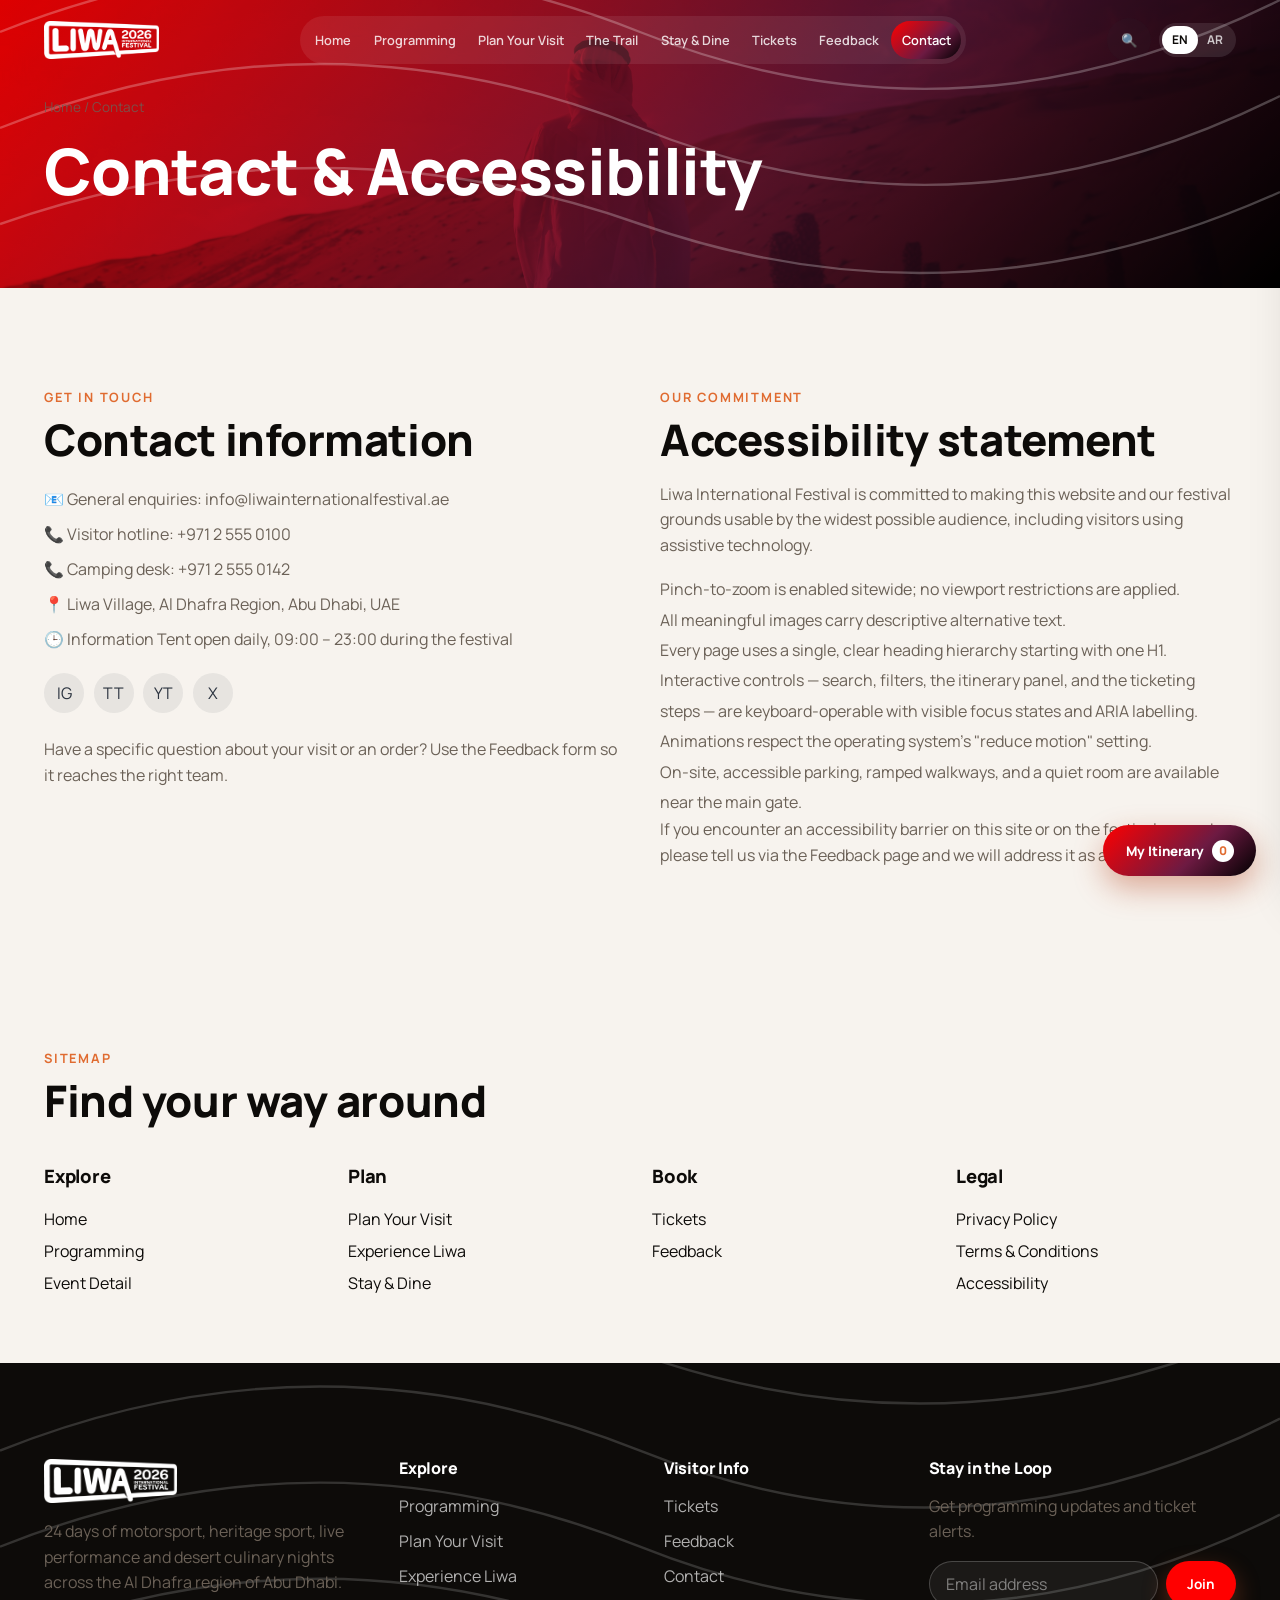
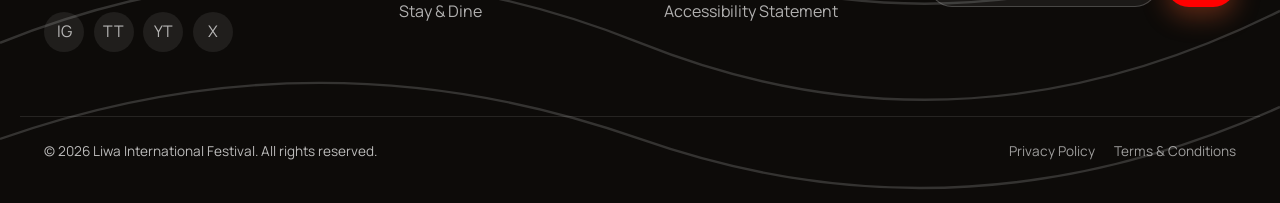
<file: contact.html>
<!DOCTYPE html>
<html lang="en" dir="ltr">
<head>
<meta charset="UTF-8">
<meta name="viewport" content="width=device-width, initial-scale=1.0">
<title>Contact &amp; Accessibility | Liwa International Festival</title>
<meta name="description" content="Contact information and the accessibility statement for Liwa International Festival, Al Dhafra, Abu Dhabi.">
<link rel="canonical" href="https://www.liwainternationalfestival.ae/contact.html">
<meta property="og:type" content="website">
<meta property="og:title" content="Contact &amp; Accessibility | Liwa International Festival">
<meta property="og:description" content="Contact information and accessibility statement.">
<meta property="og:image" content="assets/man-and-liwa-sign.jpg">
<meta property="og:url" content="https://www.liwainternationalfestival.ae/contact.html">
<meta name="twitter:card" content="summary_large_image">
<meta name="twitter:title" content="Contact &amp; Accessibility | Liwa International Festival">
<meta name="twitter:image" content="assets/man-and-liwa-sign.jpg">
<link rel="preconnect" href="https://fonts.googleapis.com">
<link rel="preconnect" href="https://fonts.gstatic.com" crossorigin>
<link href="https://fonts.googleapis.com/css2?family=Manrope:wght@400;500;600;700;800&family=Noto+Sans+Arabic:wght@400;500;600;700;800&display=swap" rel="stylesheet">
<link rel="stylesheet" href="styles.css">
</head>
<body>
<a class="skip-link" href="#main-content">Skip to main content</a>

<header class="site-header" id="site-header">
  <div class="container nav-wrap">
    <a href="index.html" class="brand" aria-label="Liwa International Festival, home">
      <img src="assets/logo-white.png" alt="Liwa International Festival" class="brand-logo">
      <small class="brand-dates">11 Dec 2026 – 3 Jan 2027 · Al Dhafra, Abu Dhabi</small>
    </a>
    <nav class="main-nav" id="main-nav" aria-label="Primary">
      <a href="index.html" data-i18n="nav.home">Home</a>
      <a href="programming.html" data-i18n="nav.programming">Programming</a>
      <a href="plan-your-visit.html" data-i18n="nav.plan">Plan Your Visit</a>
      <a href="the-trail.html" data-i18n="nav.experience">The Trail</a>
      <a href="stay-and-dine.html" data-i18n="nav.stay">Stay &amp; Dine</a>
      <a href="tickets.html" data-i18n="nav.tickets">Tickets</a>
      <a href="feedback.html" data-i18n="nav.feedback">Feedback</a>
      <a href="contact.html" data-i18n="nav.contact">Contact</a>
    </nav>
    <div class="header-actions">
      <button type="button" class="btn-icon" id="site-search-open" aria-haspopup="dialog" aria-controls="site-search-overlay" aria-label="Search the site">🔍</button>
      <div class="lang-switch" role="group" aria-label="Language switcher">
        <button type="button" data-lang="en" aria-pressed="true">EN</button>
        <button type="button" data-lang="ar" aria-pressed="false">AR</button>
      </div>
      <a href="tickets.html" class="btn btn--primary btn--sm" data-i18n="cta.bookTickets">Book Tickets</a>
      <button class="nav-toggle" aria-label="Open menu" aria-expanded="false" aria-controls="main-nav"><span class="bar"></span></button>
    </div>
  </div>
</header>

<main id="main-content">

  <section class="page-hero" style="min-height:32vh">
    <img src="assets/man-in-desert.png" alt="A man in traditional dress walking the Liwa dunes at golden hour">
    <div class="contour-overlay"></div>
    <div class="container page-hero-content">
      <p class="breadcrumb"><a href="index.html">Home</a> / Contact</p>
      <h1>Contact &amp; Accessibility</h1>
    </div>
  </section>

  <section class="section">
    <div class="container grid" style="grid-template-columns:1fr 1fr;gap:var(--space-lg);align-items:flex-start">

      <div class="reveal">
        <p class="eyebrow">Get in Touch</p>
        <h2>Contact information</h2>
        <ul style="color:var(--text-muted);line-height:2.2">
          <li>📧 General enquiries: info@liwainternationalfestival.ae</li>
          <li>📞 Visitor hotline: +971 2 555 0100</li>
          <li>📞 Camping desk: +971 2 555 0142</li>
          <li>📍 Liwa Village, Al Dhafra Region, Abu Dhabi, UAE</li>
          <li>🕒 Information Tent open daily, 09:00 – 23:00 during the festival</li>
        </ul>
        <div class="social-row" style="margin-top:var(--space-sm)">
          <a href="https://instagram.com" aria-label="Liwa International Festival on Instagram" target="_blank" rel="noopener" style="background:rgba(43,51,63,0.08);color:var(--color-slate)">IG</a>
          <a href="https://tiktok.com" aria-label="Liwa International Festival on TikTok" target="_blank" rel="noopener" style="background:rgba(43,51,63,0.08);color:var(--color-slate)">TT</a>
          <a href="https://youtube.com" aria-label="Liwa International Festival on YouTube" target="_blank" rel="noopener" style="background:rgba(43,51,63,0.08);color:var(--color-slate)">YT</a>
          <a href="https://x.com" aria-label="Liwa International Festival on X" target="_blank" rel="noopener" style="background:rgba(43,51,63,0.08);color:var(--color-slate)">X</a>
        </div>
        <p style="margin-top:var(--space-md)">Have a specific question about your visit or an order? Use the <a href="feedback.html">Feedback</a> form so it reaches the right team.</p>
      </div>

      <div class="reveal reveal-delay-1" id="accessibility">
        <p class="eyebrow">Our Commitment</p>
        <h2>Accessibility statement</h2>
        <p>Liwa International Festival is committed to making this website and our festival grounds usable by the widest possible audience, including visitors using assistive technology.</p>
        <ul style="color:var(--text-muted);line-height:1.9">
          <li>Pinch-to-zoom is enabled sitewide; no viewport restrictions are applied.</li>
          <li>All meaningful images carry descriptive alternative text.</li>
          <li>Every page uses a single, clear heading hierarchy starting with one H1.</li>
          <li>Interactive controls — search, filters, the itinerary panel, and the ticketing steps — are keyboard-operable with visible focus states and ARIA labelling.</li>
          <li>Animations respect the operating system's "reduce motion" setting.</li>
          <li>On-site, accessible parking, ramped walkways, and a quiet room are available near the main gate.</li>
        </ul>
        <p>If you encounter an accessibility barrier on this site or on the festival grounds, please tell us via the <a href="feedback.html">Feedback</a> page and we will address it as a priority.</p>
      </div>

    </div>
  </section>

  <!-- ============ SITEMAP ============ -->
  <section class="section section--tight" style="background:var(--color-cream)">
    <div class="container">
      <div class="section-header reveal">
        <p class="eyebrow">Sitemap</p>
        <h2>Find your way around</h2>
      </div>
      <div class="grid grid--4 reveal">
        <div><h4>Explore</h4><ul style="line-height:2"><li><a href="index.html">Home</a></li><li><a href="programming.html">Programming</a></li><li><a href="event-detail.html">Event Detail</a></li></ul></div>
        <div><h4>Plan</h4><ul style="line-height:2"><li><a href="plan-your-visit.html">Plan Your Visit</a></li><li><a href="experience-liwa.html">Experience Liwa</a></li><li><a href="stay-and-dine.html">Stay &amp; Dine</a></li></ul></div>
        <div><h4>Book</h4><ul style="line-height:2"><li><a href="tickets.html">Tickets</a></li><li><a href="feedback.html">Feedback</a></li></ul></div>
        <div><h4>Legal</h4><ul style="line-height:2"><li><a href="privacy.html">Privacy Policy</a></li><li><a href="terms.html">Terms &amp; Conditions</a></li><li><a href="contact.html#accessibility">Accessibility</a></li></ul></div>
      </div>
    </div>
  </section>

</main>

<footer class="site-footer">
  <div class="contour-overlay"></div>
  <div class="container footer-grid">
    <div>
      <a href="index.html" class="brand" aria-label="Liwa International Festival, home">
        <img src="assets/logo-white.png" alt="Liwa International Festival" class="brand-logo">
      </a>
      <p style="margin-top:1rem;max-width:320px">24 days of motorsport, heritage sport, live performance and desert culinary nights across the Al Dhafra region of Abu Dhabi.</p>
      <div class="social-row">
        <a href="https://instagram.com" aria-label="Liwa International Festival on Instagram" target="_blank" rel="noopener">IG</a>
        <a href="https://tiktok.com" aria-label="Liwa International Festival on TikTok" target="_blank" rel="noopener">TT</a>
        <a href="https://youtube.com" aria-label="Liwa International Festival on YouTube" target="_blank" rel="noopener">YT</a>
        <a href="https://x.com" aria-label="Liwa International Festival on X" target="_blank" rel="noopener">X</a>
      </div>
    </div>
    <div>
      <h4>Explore</h4>
      <ul>
        <li><a href="programming.html">Programming</a></li>
        <li><a href="plan-your-visit.html">Plan Your Visit</a></li>
        <li><a href="experience-liwa.html">Experience Liwa</a></li>
        <li><a href="stay-and-dine.html">Stay &amp; Dine</a></li>
      </ul>
    </div>
    <div>
      <h4>Visitor Info</h4>
      <ul>
        <li><a href="tickets.html">Tickets</a></li>
        <li><a href="feedback.html">Feedback</a></li>
        <li><a href="contact.html">Contact</a></li>
        <li><a href="contact.html#accessibility">Accessibility Statement</a></li>
      </ul>
    </div>
    <div>
      <h4>Stay in the Loop</h4>
      <p>Get programming updates and ticket alerts.</p>
      <form class="footer-newsletter-form newsletter-form" novalidate>
        <label class="visually-hidden" for="footer-newsletter-email">Email address</label>
        <input type="email" id="footer-newsletter-email" placeholder="Email address" required>
        <button class="btn btn--primary btn--sm" type="submit">Join</button>
      </form>
      <p class="newsletter-status" role="status" style="display:none;margin-top:0.5rem;color:var(--color-amber-gold);font-size:0.85rem"></p>
    </div>
  </div>
  <div class="container footer-bottom">
    <span>&copy; 2026 Liwa International Festival. <span data-i18n="footer.rights">All rights reserved.</span></span>
    <div>
      <a href="privacy.html">Privacy Policy</a>
      <a href="terms.html">Terms &amp; Conditions</a>
    </div>
  </div>
</footer>

<div class="panel-overlay" id="itinerary-overlay"></div>
<aside class="side-panel" id="itinerary-panel" aria-hidden="true" aria-label="My Itinerary panel">
  <div class="side-panel-header">
    <h3 data-i18n="itinerary.title" style="margin:0">My Itinerary</h3>
    <button class="btn-icon" id="itinerary-close" aria-label="Close itinerary panel">✕</button>
  </div>
  <div class="side-panel-body" id="itinerary-panel-body"></div>
  <div class="side-panel-footer">
    <a href="tickets.html" class="btn btn--primary btn--block">Proceed to Tickets</a>
  </div>
</aside>
<button class="itinerary-fab" aria-haspopup="dialog" aria-controls="itinerary-panel">
  <span>My Itinerary</span><span class="count-dot">0</span>
</button>

<div class="modal-overlay" id="lightbox-overlay" role="dialog" aria-modal="true" aria-label="Image gallery viewer">
  <div class="lightbox-content">
    <button class="lightbox-close" id="lightbox-close" aria-label="Close gallery">✕</button>
    <button class="lightbox-nav lightbox-prev" id="lightbox-prev" aria-label="Previous image">‹</button>
    <img id="lightbox-img" alt="">
    <button class="lightbox-nav lightbox-next" id="lightbox-next" aria-label="Next image">›</button>
    <p class="lightbox-caption" id="lightbox-caption"></p>
  </div>
</div>

<!-- ============ SITEWIDE SEARCH (shared) ============ -->
<div class="modal-overlay" id="site-search-overlay" role="dialog" aria-modal="true" aria-label="Site search">
  <div class="lightbox-content" style="max-width:640px">
    <button class="lightbox-close" id="site-search-close" aria-label="Close search">✕</button>
    <div style="background:var(--bg-surface);border-radius:var(--radius-card);padding:var(--space-md);max-height:80vh;overflow-y:auto">
      <div class="search-box" style="margin-bottom:var(--space-sm)">
        <svg width="18" height="18" viewBox="0 0 24 24" fill="none" aria-hidden="true"><circle cx="11" cy="11" r="7" stroke="currentColor" stroke-width="2"/><path d="M21 21l-4.3-4.3" stroke="currentColor" stroke-width="2" stroke-linecap="round"/></svg>
        <label class="visually-hidden" for="site-search-input">Search the site</label>
        <input type="search" id="site-search-input" class="form-control" placeholder="Search events, Trail stops, pages…" autocomplete="off">
      </div>
      <div id="site-search-results"></div>
    </div>
  </div>
</div>

<script src="script.js"></script>
</body>
</html>
</file>
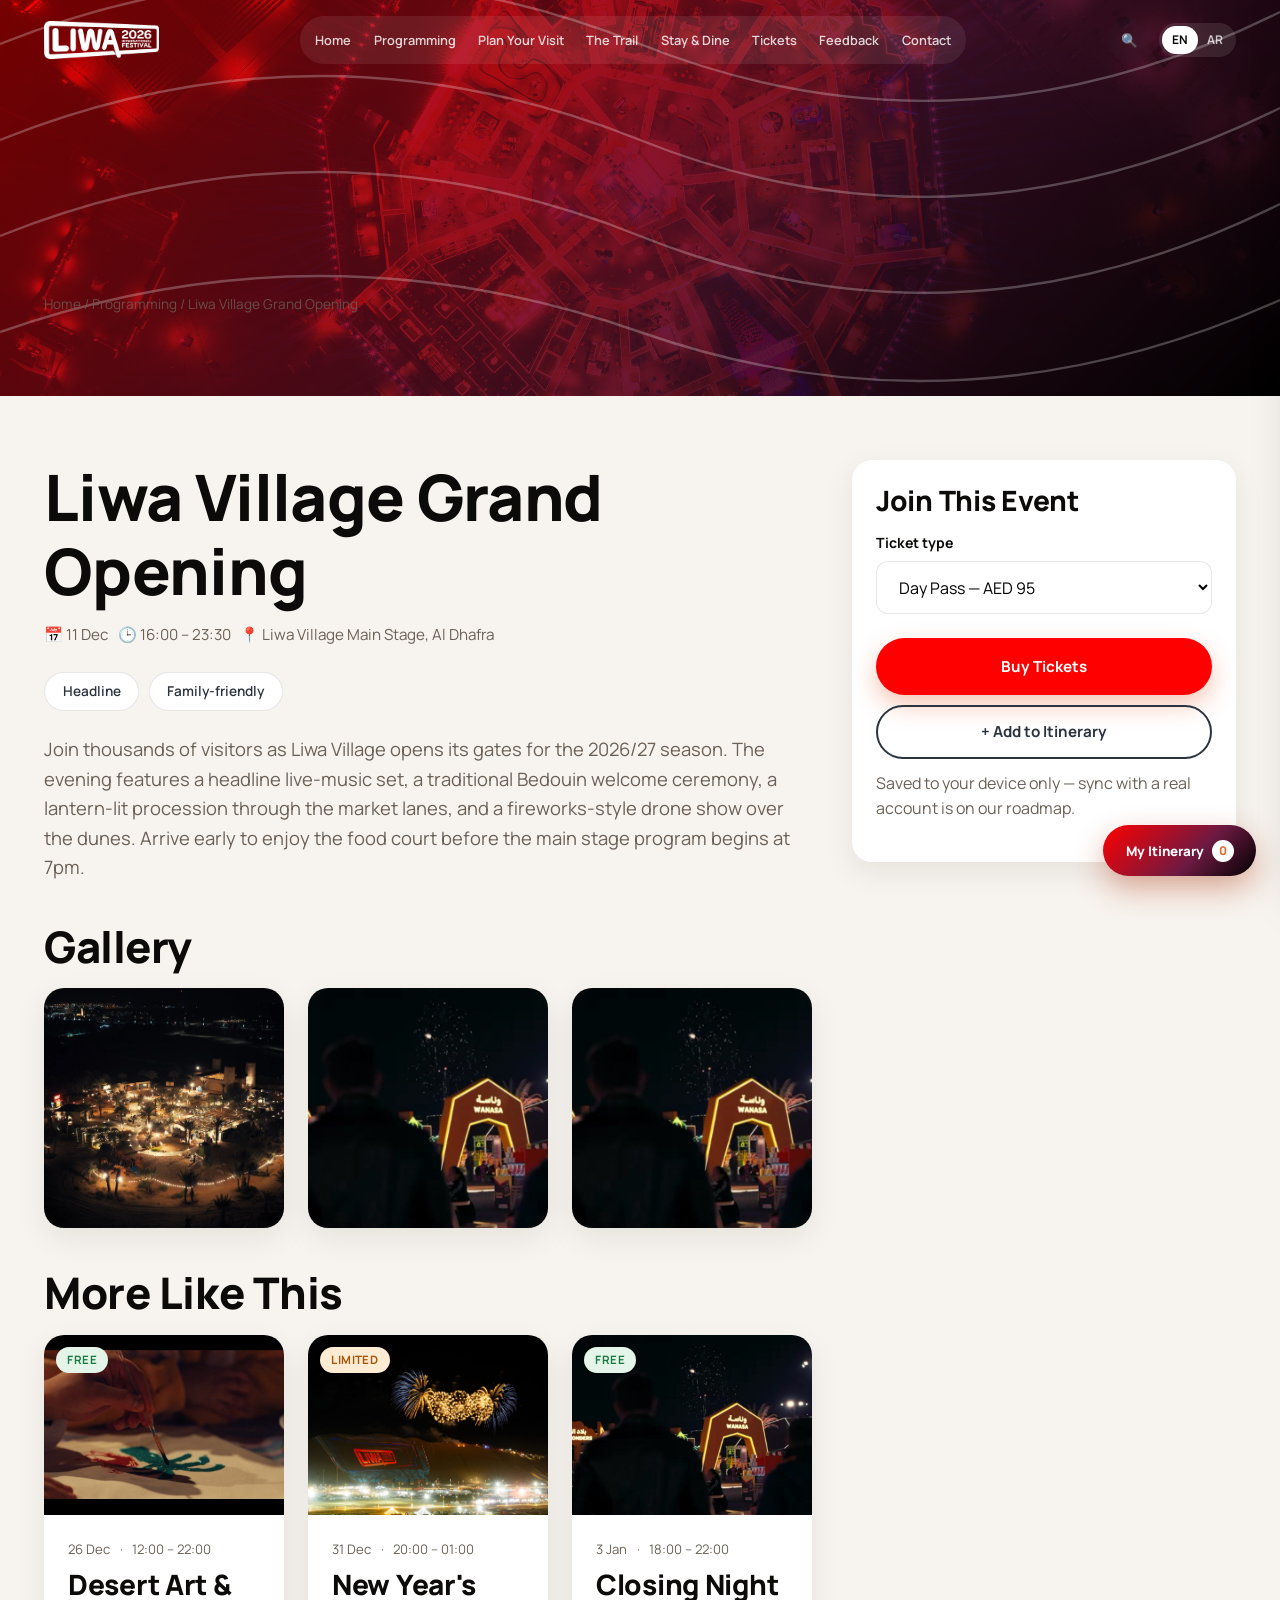
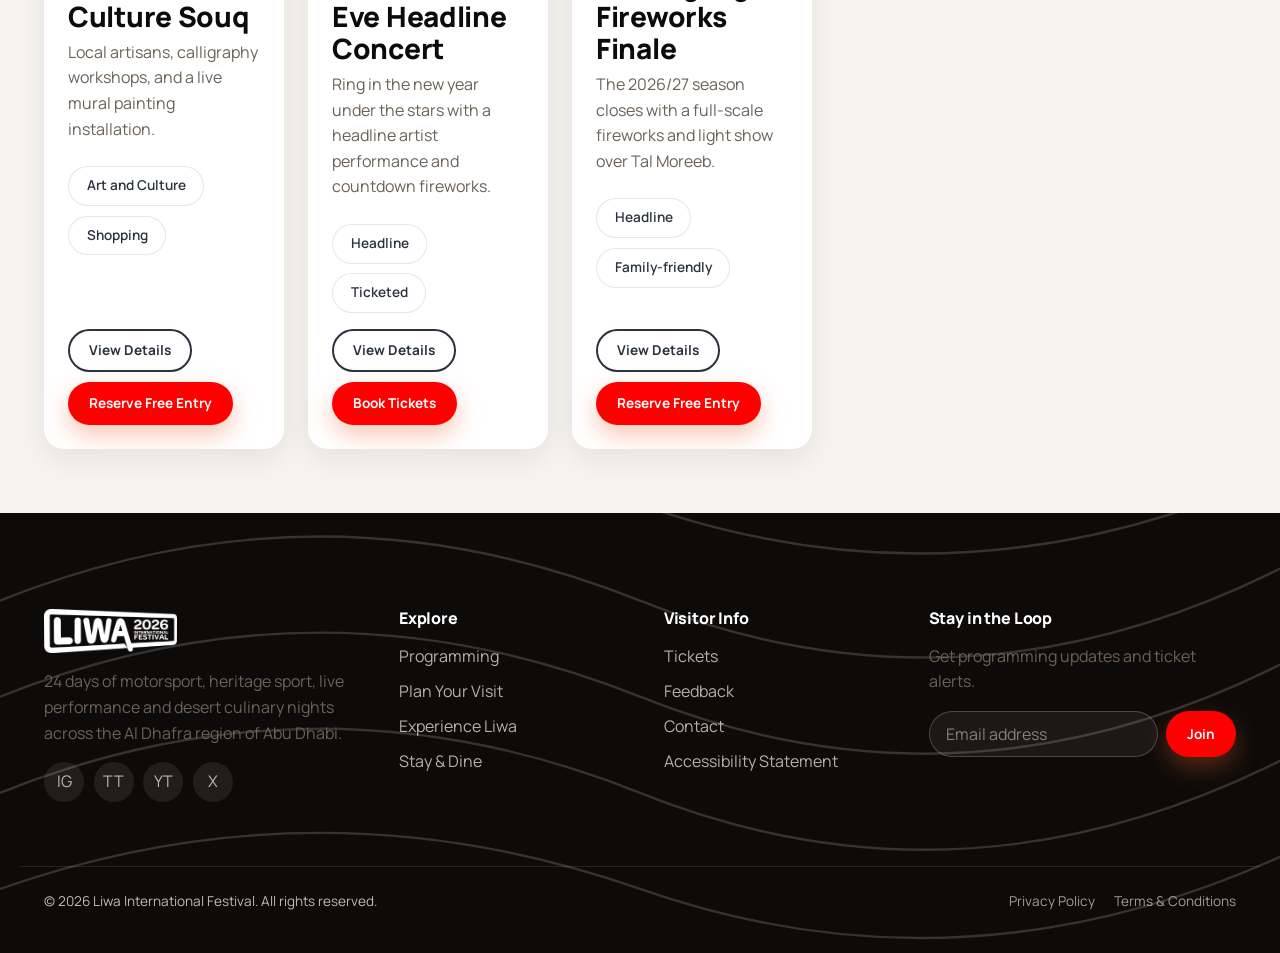
<file: event-detail.html>
<!DOCTYPE html>
<html lang="en" dir="ltr">
<head>
<meta charset="UTF-8">
<meta name="viewport" content="width=device-width, initial-scale=1.0">
<title id="event-page-title">Event Details | Liwa International Festival</title>
<meta name="description" content="Full event details, gallery, schedule, and ticket options for a Liwa International Festival programming entry.">
<link rel="canonical" href="https://www.liwainternationalfestival.ae/event-detail.html">
<meta property="og:type" content="website">
<meta property="og:title" content="Event Details | Liwa International Festival">
<meta property="og:description" content="Full event details, gallery, schedule, and ticket options.">
<meta property="og:image" content="assets/fireworks-liwa-dune.jpg">
<meta property="og:url" content="https://www.liwainternationalfestival.ae/event-detail.html">
<meta name="twitter:card" content="summary_large_image">
<meta name="twitter:title" content="Event Details | Liwa International Festival">
<meta name="twitter:image" content="assets/fireworks-liwa-dune.jpg">
<link rel="preconnect" href="https://fonts.googleapis.com">
<link rel="preconnect" href="https://fonts.gstatic.com" crossorigin>
<link href="https://fonts.googleapis.com/css2?family=Manrope:wght@400;500;600;700;800&family=Noto+Sans+Arabic:wght@400;500;600;700;800&display=swap" rel="stylesheet">
<link rel="stylesheet" href="styles.css">
</head>
<body>
<a class="skip-link" href="#event-detail-root">Skip to main content</a>

<header class="site-header" id="site-header">
  <div class="container nav-wrap">
    <a href="index.html" class="brand" aria-label="Liwa International Festival, home">
      <img src="assets/logo-white.png" alt="Liwa International Festival" class="brand-logo">
      <small class="brand-dates">11 Dec 2026 – 3 Jan 2027 · Al Dhafra, Abu Dhabi</small>
    </a>
    <nav class="main-nav" id="main-nav" aria-label="Primary">
      <a href="index.html" data-i18n="nav.home">Home</a>
      <a href="programming.html" data-i18n="nav.programming">Programming</a>
      <a href="plan-your-visit.html" data-i18n="nav.plan">Plan Your Visit</a>
      <a href="the-trail.html" data-i18n="nav.experience">The Trail</a>
      <a href="stay-and-dine.html" data-i18n="nav.stay">Stay &amp; Dine</a>
      <a href="tickets.html" data-i18n="nav.tickets">Tickets</a>
      <a href="feedback.html" data-i18n="nav.feedback">Feedback</a>
      <a href="contact.html" data-i18n="nav.contact">Contact</a>
    </nav>
    <div class="header-actions">
      <button type="button" class="btn-icon" id="site-search-open" aria-haspopup="dialog" aria-controls="site-search-overlay" aria-label="Search the site">🔍</button>
      <div class="lang-switch" role="group" aria-label="Language switcher">
        <button type="button" data-lang="en" aria-pressed="true">EN</button>
        <button type="button" data-lang="ar" aria-pressed="false">AR</button>
      </div>
      <a href="tickets.html" class="btn btn--primary btn--sm" data-i18n="cta.bookTickets">Book Tickets</a>
      <button class="nav-toggle" aria-label="Open menu" aria-expanded="false" aria-controls="main-nav"><span class="bar"></span></button>
    </div>
  </div>
</header>

<main id="event-detail-root">

  <section class="page-hero" style="min-height:44vh">
    <img id="event-hero-img" src="assets/fireworks-liwa-dune.jpg" alt="">
    <div class="contour-overlay"></div>
    <div class="container page-hero-content">
      <p class="breadcrumb"><a href="index.html">Home</a> / <a href="programming.html">Programming</a> / <span id="event-title-crumb">Event</span></p>
    </div>
  </section>

  <section class="section--tight section">
    <div class="container">
      <div class="grid" style="grid-template-columns:2fr 1fr;gap:var(--space-lg);align-items:flex-start">
        <div>
          <h1 id="event-title" class="reveal">Event Title</h1>
          <div class="card-meta reveal" style="font-size:0.95rem;margin-bottom:var(--space-md)">
            <span>📅 <span id="event-date"></span></span>
            <span>🕒 <span id="event-time"></span></span>
            <span>📍 <span id="event-location"></span></span>
          </div>
          <div id="event-tags" class="card-meta reveal" style="margin-bottom:var(--space-md)"></div>
          <p id="event-description" class="lede reveal" style="max-width:none"></p>

          <h2 class="reveal" style="margin-top:var(--space-lg)">Gallery</h2>
          <div id="event-gallery" class="grid grid--3 reveal"></div>

          <h2 class="reveal" style="margin-top:var(--space-lg)">More Like This</h2>
          <div id="event-related" class="grid grid--3 reveal"></div>
        </div>

        <aside class="order-summary reveal" aria-label="Ticket and itinerary actions">
          <h3>Join This Event</h3>
          <div class="form-group">
            <label for="event-ticket-select">Ticket type</label>
            <select id="event-ticket-select" class="form-control" aria-label="Select a ticket type for this event"></select>
          </div>
          <a href="tickets.html" id="event-buy-btn" class="btn btn--primary btn--block" style="margin-bottom:0.6rem">Buy Tickets</a>
          <button id="event-add-itinerary" class="btn btn--outline btn--block" type="button">+ Add to Itinerary</button>
          <p class="hint" style="margin-top:0.75rem">Saved to your device only — sync with a real account is on our roadmap.</p>
        </aside>
      </div>
    </div>
  </section>

</main>

<footer class="site-footer">
  <div class="contour-overlay"></div>
  <div class="container footer-grid">
    <div>
      <a href="index.html" class="brand" aria-label="Liwa International Festival, home">
        <img src="assets/logo-white.png" alt="Liwa International Festival" class="brand-logo">
      </a>
      <p style="margin-top:1rem;max-width:320px">24 days of motorsport, heritage sport, live performance and desert culinary nights across the Al Dhafra region of Abu Dhabi.</p>
      <div class="social-row">
        <a href="https://instagram.com" aria-label="Liwa International Festival on Instagram" target="_blank" rel="noopener">IG</a>
        <a href="https://tiktok.com" aria-label="Liwa International Festival on TikTok" target="_blank" rel="noopener">TT</a>
        <a href="https://youtube.com" aria-label="Liwa International Festival on YouTube" target="_blank" rel="noopener">YT</a>
        <a href="https://x.com" aria-label="Liwa International Festival on X" target="_blank" rel="noopener">X</a>
      </div>
    </div>
    <div>
      <h4>Explore</h4>
      <ul>
        <li><a href="programming.html">Programming</a></li>
        <li><a href="plan-your-visit.html">Plan Your Visit</a></li>
        <li><a href="experience-liwa.html">Experience Liwa</a></li>
        <li><a href="stay-and-dine.html">Stay &amp; Dine</a></li>
      </ul>
    </div>
    <div>
      <h4>Visitor Info</h4>
      <ul>
        <li><a href="tickets.html">Tickets</a></li>
        <li><a href="feedback.html">Feedback</a></li>
        <li><a href="contact.html">Contact</a></li>
        <li><a href="contact.html#accessibility">Accessibility Statement</a></li>
      </ul>
    </div>
    <div>
      <h4>Stay in the Loop</h4>
      <p>Get programming updates and ticket alerts.</p>
      <form class="footer-newsletter-form newsletter-form" novalidate>
        <label class="visually-hidden" for="footer-newsletter-email">Email address</label>
        <input type="email" id="footer-newsletter-email" placeholder="Email address" required>
        <button class="btn btn--primary btn--sm" type="submit">Join</button>
      </form>
      <p class="newsletter-status" role="status" style="display:none;margin-top:0.5rem;color:var(--color-amber-gold);font-size:0.85rem"></p>
    </div>
  </div>
  <div class="container footer-bottom">
    <span>&copy; 2026 Liwa International Festival. <span data-i18n="footer.rights">All rights reserved.</span></span>
    <div>
      <a href="privacy.html">Privacy Policy</a>
      <a href="terms.html">Terms &amp; Conditions</a>
    </div>
  </div>
</footer>

<div class="panel-overlay" id="itinerary-overlay"></div>
<aside class="side-panel" id="itinerary-panel" aria-hidden="true" aria-label="My Itinerary panel">
  <div class="side-panel-header">
    <h3 data-i18n="itinerary.title" style="margin:0">My Itinerary</h3>
    <button class="btn-icon" id="itinerary-close" aria-label="Close itinerary panel">✕</button>
  </div>
  <div class="side-panel-body" id="itinerary-panel-body"></div>
  <div class="side-panel-footer">
    <a href="tickets.html" class="btn btn--primary btn--block">Proceed to Tickets</a>
  </div>
</aside>
<button class="itinerary-fab" aria-haspopup="dialog" aria-controls="itinerary-panel">
  <span>My Itinerary</span><span class="count-dot">0</span>
</button>

<div class="modal-overlay" id="lightbox-overlay" role="dialog" aria-modal="true" aria-label="Image gallery viewer">
  <div class="lightbox-content">
    <button class="lightbox-close" id="lightbox-close" aria-label="Close gallery">✕</button>
    <button class="lightbox-nav lightbox-prev" id="lightbox-prev" aria-label="Previous image">‹</button>
    <img id="lightbox-img" alt="">
    <button class="lightbox-nav lightbox-next" id="lightbox-next" aria-label="Next image">›</button>
    <p class="lightbox-caption" id="lightbox-caption"></p>
  </div>
</div>

<!-- ============ SITEWIDE SEARCH (shared) ============ -->
<div class="modal-overlay" id="site-search-overlay" role="dialog" aria-modal="true" aria-label="Site search">
  <div class="lightbox-content" style="max-width:640px">
    <button class="lightbox-close" id="site-search-close" aria-label="Close search">✕</button>
    <div style="background:var(--bg-surface);border-radius:var(--radius-card);padding:var(--space-md);max-height:80vh;overflow-y:auto">
      <div class="search-box" style="margin-bottom:var(--space-sm)">
        <svg width="18" height="18" viewBox="0 0 24 24" fill="none" aria-hidden="true"><circle cx="11" cy="11" r="7" stroke="currentColor" stroke-width="2"/><path d="M21 21l-4.3-4.3" stroke="currentColor" stroke-width="2" stroke-linecap="round"/></svg>
        <label class="visually-hidden" for="site-search-input">Search the site</label>
        <input type="search" id="site-search-input" class="form-control" placeholder="Search events, Trail stops, pages…" autocomplete="off">
      </div>
      <div id="site-search-results"></div>
    </div>
  </div>
</div>

<script src="script.js"></script>
<script>
  // Keep the breadcrumb's event name and <title> in sync once script.js resolves the event
  document.addEventListener('DOMContentLoaded', () => {
    setTimeout(() => {
      const titleText = document.getElementById('event-title')?.textContent;
      if (titleText && titleText !== 'Event Title') {
        document.getElementById('event-title-crumb').textContent = titleText;
        document.getElementById('event-page-title').textContent = titleText + ' | Liwa International Festival';
      }
    }, 0);
  });
</script>
</body>
</html>
</file>
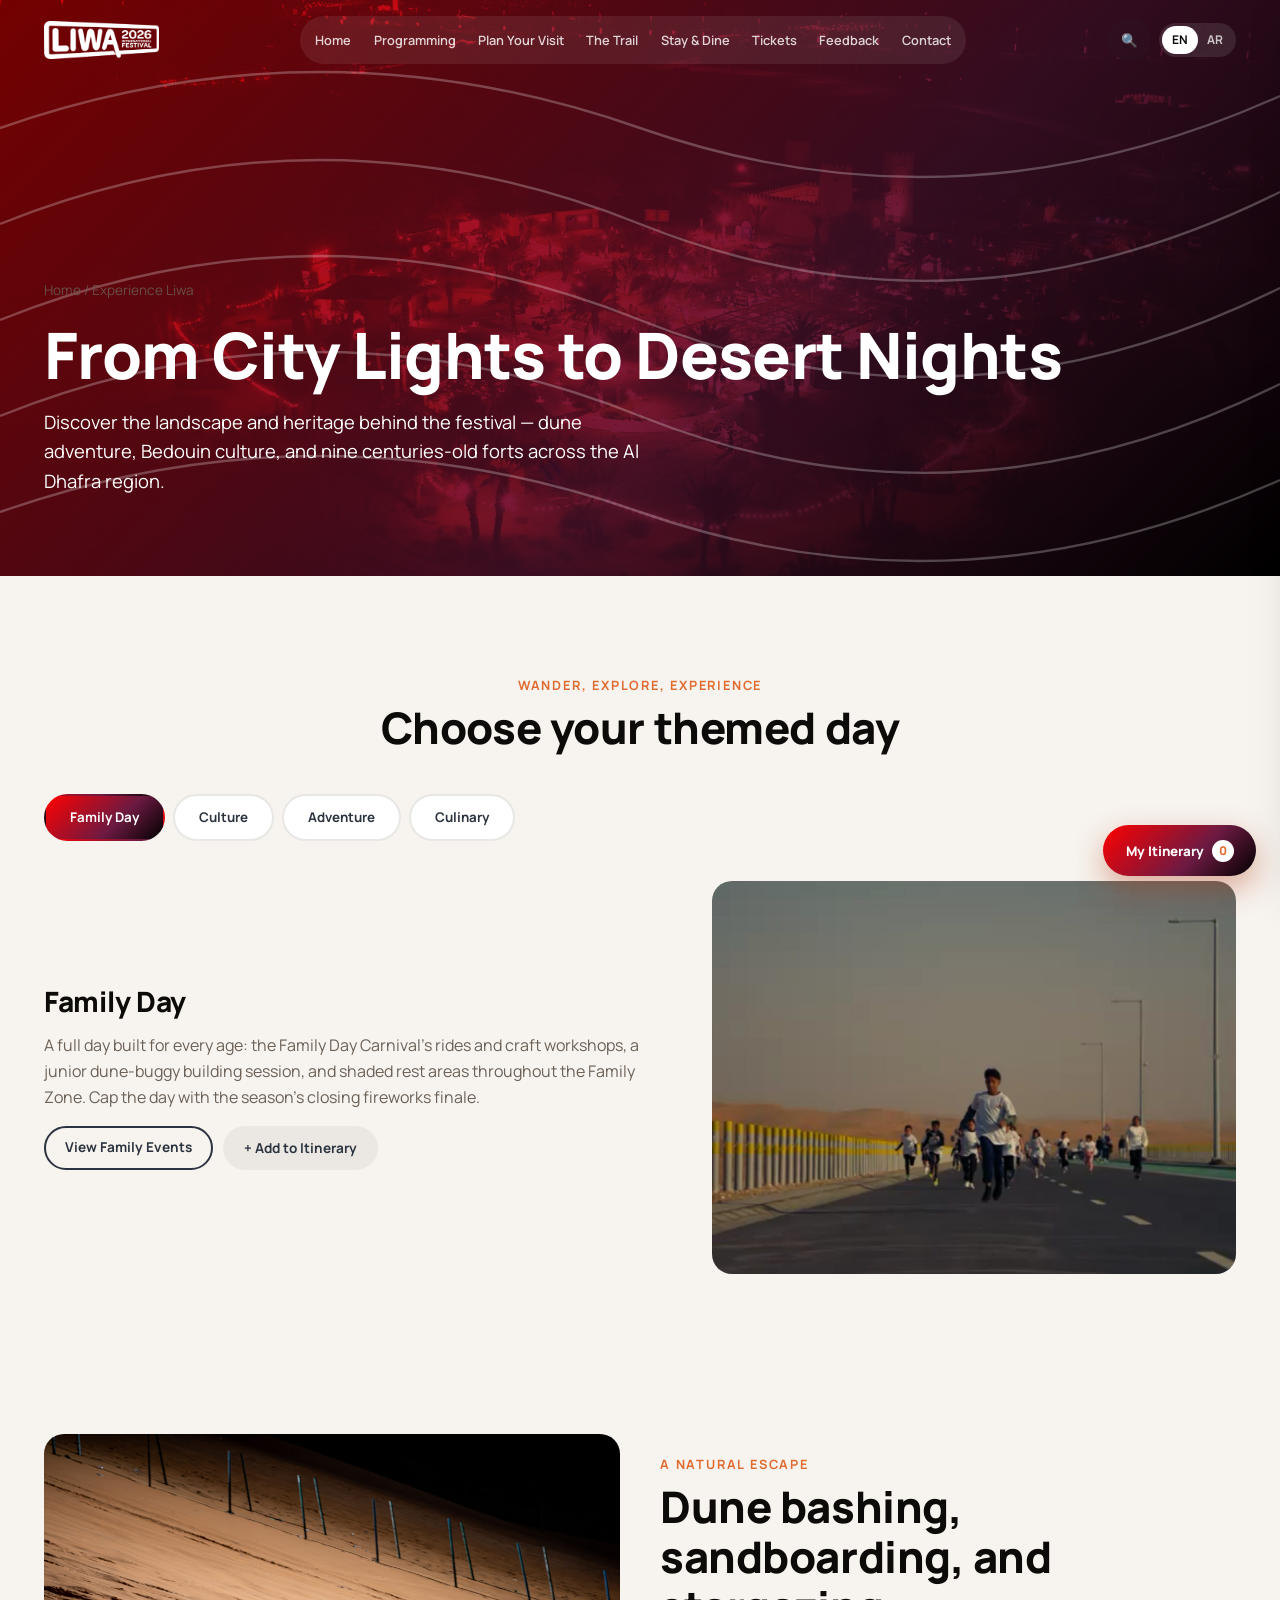
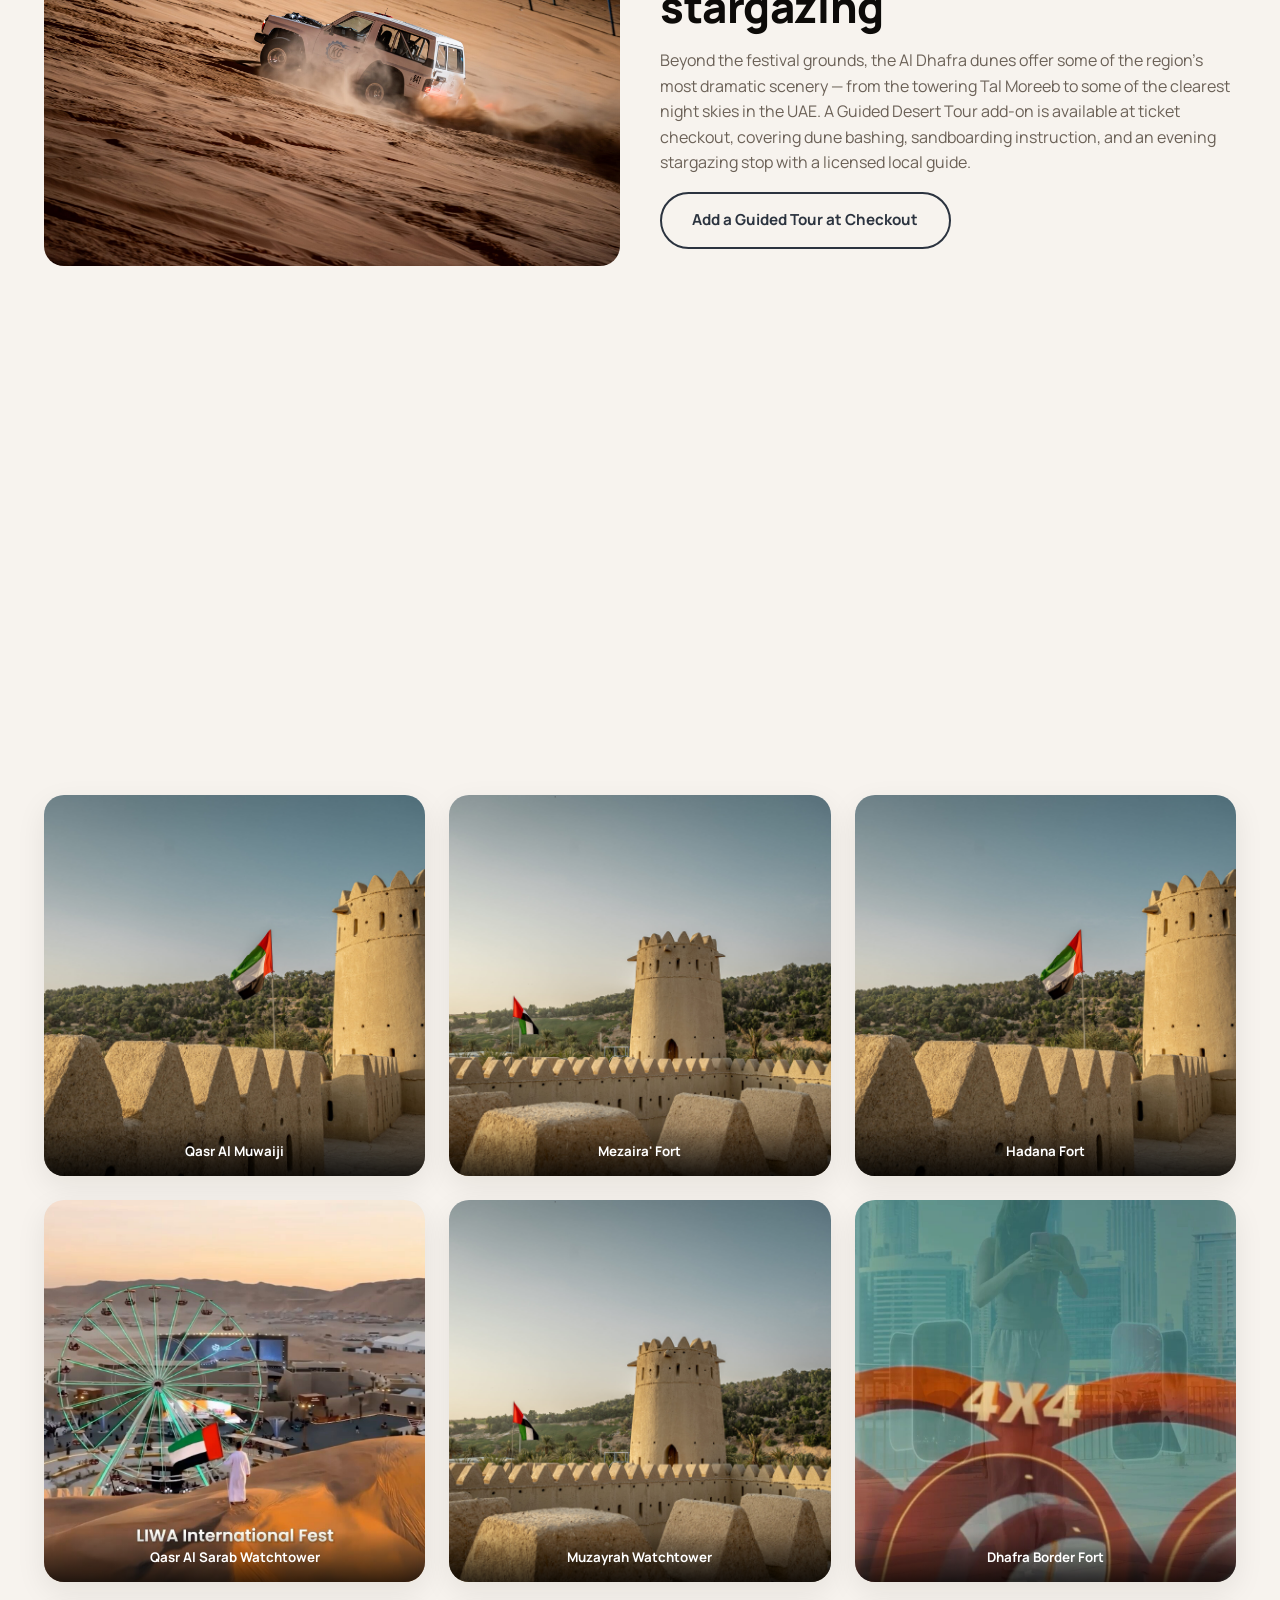
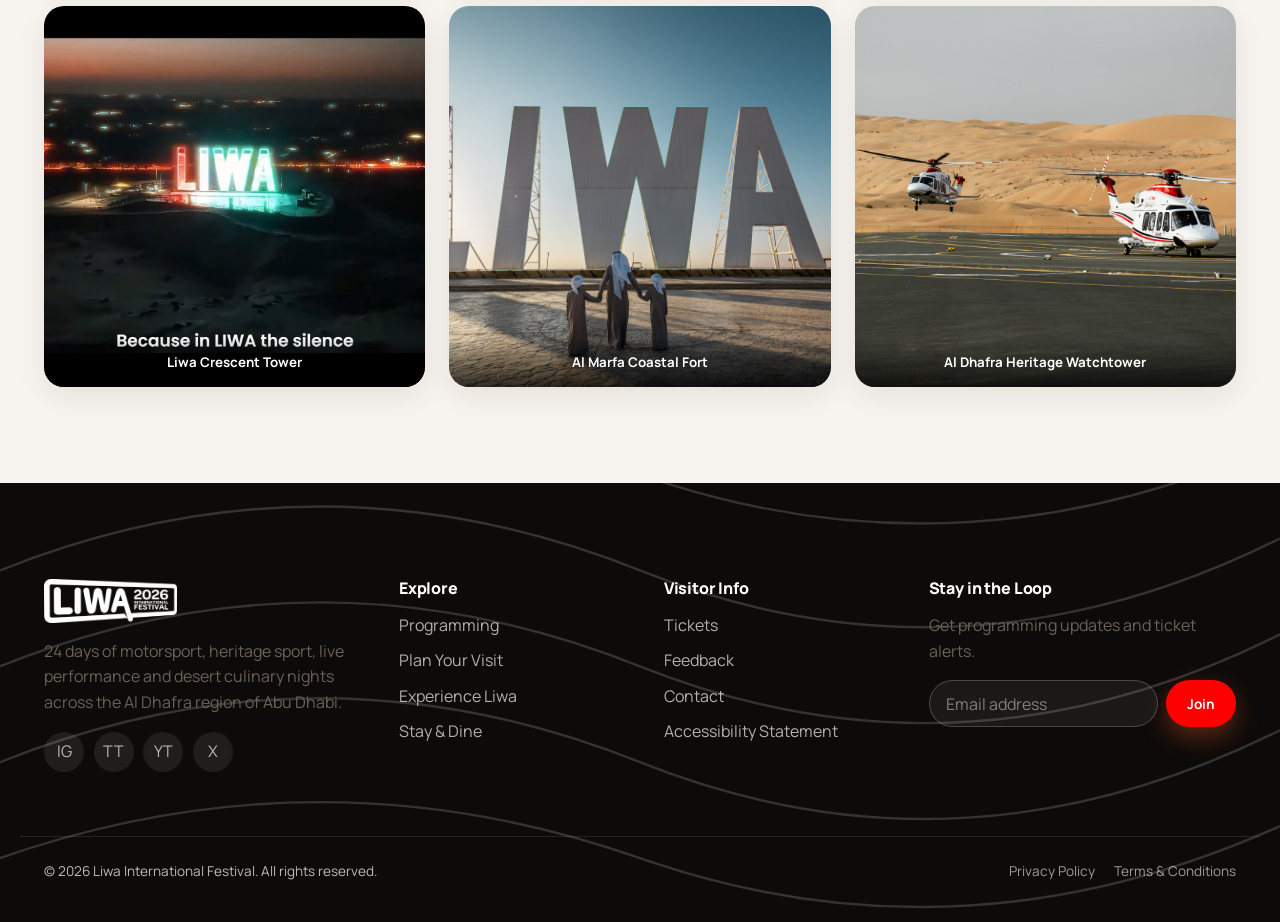
<file: experience-liwa.html>
<!DOCTYPE html>
<html lang="en" dir="ltr">
<head>
<meta charset="UTF-8">
<meta name="viewport" content="width=device-width, initial-scale=1.0">
<title>Experience Liwa | Liwa International Festival</title>
<meta name="description" content="From city lights to desert nights — explore dune adventure, Bedouin heritage, and nine historic forts across the Al Dhafra region.">
<link rel="canonical" href="https://www.liwainternationalfestival.ae/experience-liwa.html">
<meta property="og:type" content="website">
<meta property="og:title" content="Experience Liwa | Liwa International Festival">
<meta property="og:description" content="Dune adventure, Bedouin heritage, and nine historic forts across Al Dhafra.">
<meta property="og:image" content="assets/village-aerial-night.jpg">
<meta property="og:url" content="https://www.liwainternationalfestival.ae/experience-liwa.html">
<meta name="twitter:card" content="summary_large_image">
<meta name="twitter:title" content="Experience Liwa | Liwa International Festival">
<meta name="twitter:image" content="assets/village-aerial-night.jpg">
<link rel="preconnect" href="https://fonts.googleapis.com">
<link rel="preconnect" href="https://fonts.gstatic.com" crossorigin>
<link href="https://fonts.googleapis.com/css2?family=Manrope:wght@400;500;600;700;800&family=Noto+Sans+Arabic:wght@400;500;600;700;800&display=swap" rel="stylesheet">
<link rel="stylesheet" href="styles.css">
</head>
<body>
<a class="skip-link" href="#main-content">Skip to main content</a>

<header class="site-header" id="site-header">
  <div class="container nav-wrap">
    <a href="index.html" class="brand" aria-label="Liwa International Festival, home">
      <img src="assets/logo-white.png" alt="Liwa International Festival" class="brand-logo">
      <small class="brand-dates">11 Dec 2026 – 3 Jan 2027 · Al Dhafra, Abu Dhabi</small>
    </a>
    <nav class="main-nav" id="main-nav" aria-label="Primary">
      <a href="index.html" data-i18n="nav.home">Home</a>
      <a href="programming.html" data-i18n="nav.programming">Programming</a>
      <a href="plan-your-visit.html" data-i18n="nav.plan">Plan Your Visit</a>
      <a href="the-trail.html" data-i18n="nav.experience">The Trail</a>
      <a href="stay-and-dine.html" data-i18n="nav.stay">Stay &amp; Dine</a>
      <a href="tickets.html" data-i18n="nav.tickets">Tickets</a>
      <a href="feedback.html" data-i18n="nav.feedback">Feedback</a>
      <a href="contact.html" data-i18n="nav.contact">Contact</a>
    </nav>
    <div class="header-actions">
      <button type="button" class="btn-icon" id="site-search-open" aria-haspopup="dialog" aria-controls="site-search-overlay" aria-label="Search the site">🔍</button>
      <div class="lang-switch" role="group" aria-label="Language switcher">
        <button type="button" data-lang="en" aria-pressed="true">EN</button>
        <button type="button" data-lang="ar" aria-pressed="false">AR</button>
      </div>
      <a href="tickets.html" class="btn btn--primary btn--sm" data-i18n="cta.bookTickets">Book Tickets</a>
      <button class="nav-toggle" aria-label="Open menu" aria-expanded="false" aria-controls="main-nav"><span class="bar"></span></button>
    </div>
  </div>
</header>

<main id="main-content">

  <section class="page-hero" style="min-height:64vh">
    <img src="assets/village-aerial-night.jpg" alt="Illuminated fort and market lanes at the Liwa Village grounds at night, framed by desert dunes">
    <div class="contour-overlay"></div>
    <div class="container page-hero-content">
      <p class="breadcrumb"><a href="index.html">Home</a> / Experience Liwa</p>
      <h1>From City Lights to Desert Nights</h1>
      <p class="lede text-white">Discover the landscape and heritage behind the festival — dune adventure, Bedouin culture, and nine centuries-old forts across the Al Dhafra region.</p>
    </div>
  </section>

  <!-- ============ THEMED TABS ============ -->
  <section class="section">
    <div class="container">
      <div class="section-header section-header--center reveal">
        <p class="eyebrow">Wander, Explore, Experience</p>
        <h2>Choose your themed day</h2>
      </div>
      <div class="tabs reveal" role="tablist" aria-label="Experience themes">
        <button class="tab-btn" role="tab" id="tab-family" aria-controls="panel-family" aria-selected="true">Family Day</button>
        <button class="tab-btn" role="tab" id="tab-culture" aria-controls="panel-culture" aria-selected="false">Culture</button>
        <button class="tab-btn" role="tab" id="tab-adventure" aria-controls="panel-adventure" aria-selected="false">Adventure</button>
        <button class="tab-btn" role="tab" id="tab-culinary" aria-controls="panel-culinary" aria-selected="false">Culinary</button>
      </div>

      <div class="tab-panel is-active reveal" id="panel-family" role="tabpanel" aria-labelledby="tab-family">
        <div class="grid" style="grid-template-columns:1.2fr 1fr;gap:var(--space-lg);align-items:center">
          <div>
            <h3>Family Day</h3>
            <p>A full day built for every age: the Family Day Carnival's rides and craft workshops, a junior dune-buggy building session, and shaded rest areas throughout the Family Zone. Cap the day with the season's closing fireworks finale.</p>
            <div style="display:flex;gap:0.6rem;flex-wrap:wrap">
              <a href="programming.html?category=family" class="btn btn--outline btn--sm">View Family Events</a>
              <button class="btn btn--ghost btn--sm" data-add-theme="family">+ Add to Itinerary</button>
            </div>
          </div>
          <img style="border-radius:var(--radius-card);aspect-ratio:4/3;object-fit:cover" src="assets/family-run.jpg" alt="Families running a community race on the desert road into Liwa International Festival" loading="lazy">
        </div>
      </div>

      <div class="tab-panel reveal" id="panel-culture" role="tabpanel" aria-labelledby="tab-culture">
        <div class="grid" style="grid-template-columns:1.2fr 1fr;gap:var(--space-lg);align-items:center">
          <div>
            <h3>Culture</h3>
            <p>Watch falconry demonstrations and traditional tug-of-war at the Heritage Village, browse the Desert Art &amp; Culture Souq's calligraphy workshops, and walk the historic forts trail below.</p>
            <div style="display:flex;gap:0.6rem;flex-wrap:wrap">
              <a href="programming.html?category=traditional-sports" class="btn btn--outline btn--sm">View Culture Events</a>
              <button class="btn btn--ghost btn--sm" data-add-theme="culture">+ Add to Itinerary</button>
            </div>
          </div>
          <img style="border-radius:var(--radius-card);aspect-ratio:4/3;object-fit:cover" src="assets/falconer-release.jpg" alt="Traditional falconry demonstration at the Liwa International Festival Heritage Village" loading="lazy">
        </div>
      </div>

      <div class="tab-panel reveal" id="panel-adventure" role="tabpanel" aria-labelledby="tab-adventure">
        <div class="grid" style="grid-template-columns:1.2fr 1fr;gap:var(--space-lg);align-items:center">
          <div>
            <h3>Adventure</h3>
            <p>Ride the grandstand for the Dune Motocross Cup, then catch the Sandboarding Open Championship at Tal Moreeb. Add a guided dune-bashing tour at checkout for a hands-on desert experience.</p>
            <div style="display:flex;gap:0.6rem;flex-wrap:wrap">
              <a href="programming.html?category=motorsport" class="btn btn--outline btn--sm">View Adventure Events</a>
              <button class="btn btn--ghost btn--sm" data-add-theme="adventure">+ Add to Itinerary</button>
            </div>
          </div>
          <img style="border-radius:var(--radius-card);aspect-ratio:4/3;object-fit:cover" src="assets/patrol-burnout-night.jpg" alt="A modified Nissan Patrol doing a burnout in the sand near Tal Moreeb" loading="lazy">
        </div>
      </div>

      <div class="tab-panel reveal" id="panel-culinary" role="tabpanel" aria-labelledby="tab-culinary">
        <div class="grid" style="grid-template-columns:1.2fr 1fr;gap:var(--space-lg);align-items:center">
          <div>
            <h3>Culinary</h3>
            <p>Wander the lantern-lit Culinary Nights Souq, join a hands-on Emirati cooking class, and pair it with a visit to the fine-dining outlets on our Stay &amp; Dine directory.</p>
            <div style="display:flex;gap:0.6rem;flex-wrap:wrap">
              <a href="programming.html?category=culinary" class="btn btn--outline btn--sm">View Culinary Events</a>
              <button class="btn btn--ghost btn--sm" data-add-theme="culinary">+ Add to Itinerary</button>
            </div>
          </div>
          <img style="border-radius:var(--radius-card);aspect-ratio:4/3;object-fit:cover" src="assets/burro-blanco-dine.jpg" alt="A branded food truck and picnic tables at dusk in the Liwa Village dining area" loading="lazy">
        </div>
      </div>
    </div>
  </section>

  <!-- ============ A NATURAL ESCAPE ============ -->
  <section class="section section--tight" style="background:var(--color-cream)">
    <div class="container grid" style="grid-template-columns:1fr 1fr;gap:var(--space-lg);align-items:center">
      <img class="reveal" style="border-radius:var(--radius-card);aspect-ratio:4/3;object-fit:cover" src="assets/dune-bash-night.jpg" alt="A modified 4x4 dune-bashing down a floodlit dune at night" loading="lazy">
      <div class="reveal reveal-delay-1">
        <p class="eyebrow">A Natural Escape</p>
        <h2>Dune bashing, sandboarding, and stargazing</h2>
        <p>Beyond the festival grounds, the Al Dhafra dunes offer some of the region's most dramatic scenery — from the towering Tal Moreeb to some of the clearest night skies in the UAE. A Guided Desert Tour add-on is available at ticket checkout, covering dune bashing, sandboarding instruction, and an evening stargazing stop with a licensed local guide.</p>
        <a href="tickets.html" class="btn btn--outline">Add a Guided Tour at Checkout</a>
      </div>
    </div>
  </section>

  <!-- ============ LIWA'S LEGACY ============ -->
  <section class="section">
    <div class="container">
      <div class="section-header reveal">
        <p class="eyebrow">Liwa's Legacy</p>
        <h2>History &amp; culture</h2>
        <p class="lede">Al Dhafra's forts and watchtowers tell the story of the trade routes, oases, and Bedouin communities that shaped this part of Abu Dhabi long before the festival began. For deeper regional context, see the official <a href="https://visitabudhabi.ae" target="_blank" rel="noopener">Visit Abu Dhabi</a> guide.</p>
      </div>

      <div class="section-header reveal" style="margin-top:var(--space-lg)">
        <h3>Nine historic forts &amp; watchtowers</h3>
        <p>Select any image to open the full gallery.</p>
      </div>
      <div class="fort-list reveal" id="fort-list" aria-label="Historic forts and watchtowers of Al Dhafra"></div>
    </div>
  </section>

</main>

<footer class="site-footer">
  <div class="contour-overlay"></div>
  <div class="container footer-grid">
    <div>
      <a href="index.html" class="brand" aria-label="Liwa International Festival, home">
        <img src="assets/logo-white.png" alt="Liwa International Festival" class="brand-logo">
      </a>
      <p style="margin-top:1rem;max-width:320px">24 days of motorsport, heritage sport, live performance and desert culinary nights across the Al Dhafra region of Abu Dhabi.</p>
      <div class="social-row">
        <a href="https://instagram.com" aria-label="Liwa International Festival on Instagram" target="_blank" rel="noopener">IG</a>
        <a href="https://tiktok.com" aria-label="Liwa International Festival on TikTok" target="_blank" rel="noopener">TT</a>
        <a href="https://youtube.com" aria-label="Liwa International Festival on YouTube" target="_blank" rel="noopener">YT</a>
        <a href="https://x.com" aria-label="Liwa International Festival on X" target="_blank" rel="noopener">X</a>
      </div>
    </div>
    <div>
      <h4>Explore</h4>
      <ul>
        <li><a href="programming.html">Programming</a></li>
        <li><a href="plan-your-visit.html">Plan Your Visit</a></li>
        <li><a href="experience-liwa.html">Experience Liwa</a></li>
        <li><a href="stay-and-dine.html">Stay &amp; Dine</a></li>
      </ul>
    </div>
    <div>
      <h4>Visitor Info</h4>
      <ul>
        <li><a href="tickets.html">Tickets</a></li>
        <li><a href="feedback.html">Feedback</a></li>
        <li><a href="contact.html">Contact</a></li>
        <li><a href="contact.html#accessibility">Accessibility Statement</a></li>
      </ul>
    </div>
    <div>
      <h4>Stay in the Loop</h4>
      <p>Get programming updates and ticket alerts.</p>
      <form class="footer-newsletter-form newsletter-form" novalidate>
        <label class="visually-hidden" for="footer-newsletter-email">Email address</label>
        <input type="email" id="footer-newsletter-email" placeholder="Email address" required>
        <button class="btn btn--primary btn--sm" type="submit">Join</button>
      </form>
      <p class="newsletter-status" role="status" style="display:none;margin-top:0.5rem;color:var(--color-amber-gold);font-size:0.85rem"></p>
    </div>
  </div>
  <div class="container footer-bottom">
    <span>&copy; 2026 Liwa International Festival. <span data-i18n="footer.rights">All rights reserved.</span></span>
    <div>
      <a href="privacy.html">Privacy Policy</a>
      <a href="terms.html">Terms &amp; Conditions</a>
    </div>
  </div>
</footer>

<div class="panel-overlay" id="itinerary-overlay"></div>
<aside class="side-panel" id="itinerary-panel" aria-hidden="true" aria-label="My Itinerary panel">
  <div class="side-panel-header">
    <h3 data-i18n="itinerary.title" style="margin:0">My Itinerary</h3>
    <button class="btn-icon" id="itinerary-close" aria-label="Close itinerary panel">✕</button>
  </div>
  <div class="side-panel-body" id="itinerary-panel-body"></div>
  <div class="side-panel-footer">
    <a href="tickets.html" class="btn btn--primary btn--block">Proceed to Tickets</a>
  </div>
</aside>
<button class="itinerary-fab" aria-haspopup="dialog" aria-controls="itinerary-panel">
  <span>My Itinerary</span><span class="count-dot">0</span>
</button>

<div class="modal-overlay" id="lightbox-overlay" role="dialog" aria-modal="true" aria-label="Image gallery viewer">
  <div class="lightbox-content">
    <button class="lightbox-close" id="lightbox-close" aria-label="Close gallery">✕</button>
    <button class="lightbox-nav lightbox-prev" id="lightbox-prev" aria-label="Previous image">‹</button>
    <img id="lightbox-img" alt="">
    <button class="lightbox-nav lightbox-next" id="lightbox-next" aria-label="Next image">›</button>
    <p class="lightbox-caption" id="lightbox-caption"></p>
  </div>
</div>

<!-- ============ SITEWIDE SEARCH (shared) ============ -->
<div class="modal-overlay" id="site-search-overlay" role="dialog" aria-modal="true" aria-label="Site search">
  <div class="lightbox-content" style="max-width:640px">
    <button class="lightbox-close" id="site-search-close" aria-label="Close search">✕</button>
    <div style="background:var(--bg-surface);border-radius:var(--radius-card);padding:var(--space-md);max-height:80vh;overflow-y:auto">
      <div class="search-box" style="margin-bottom:var(--space-sm)">
        <svg width="18" height="18" viewBox="0 0 24 24" fill="none" aria-hidden="true"><circle cx="11" cy="11" r="7" stroke="currentColor" stroke-width="2"/><path d="M21 21l-4.3-4.3" stroke="currentColor" stroke-width="2" stroke-linecap="round"/></svg>
        <label class="visually-hidden" for="site-search-input">Search the site</label>
        <input type="search" id="site-search-input" class="form-control" placeholder="Search events, Trail stops, pages…" autocomplete="off">
      </div>
      <div id="site-search-results"></div>
    </div>
  </div>
</div>

<script src="script.js"></script>
</body>
</html>
</file>
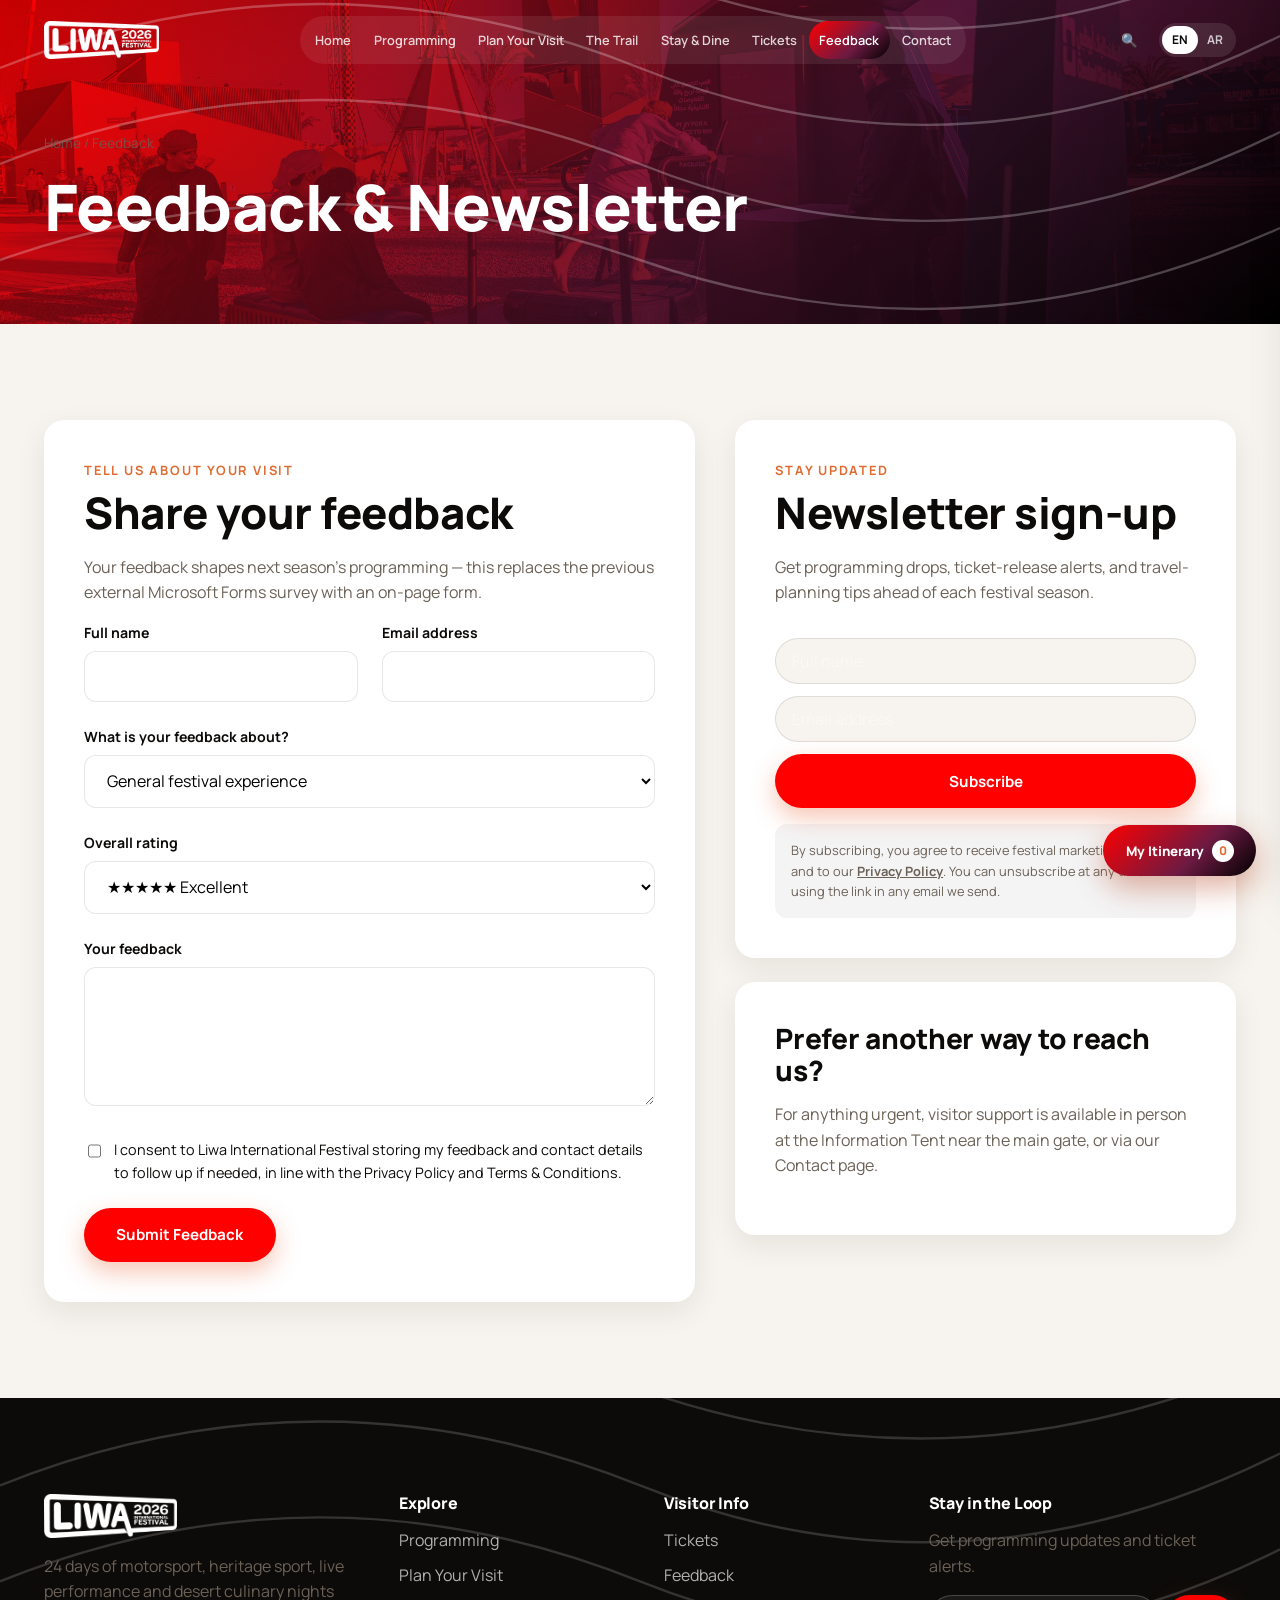
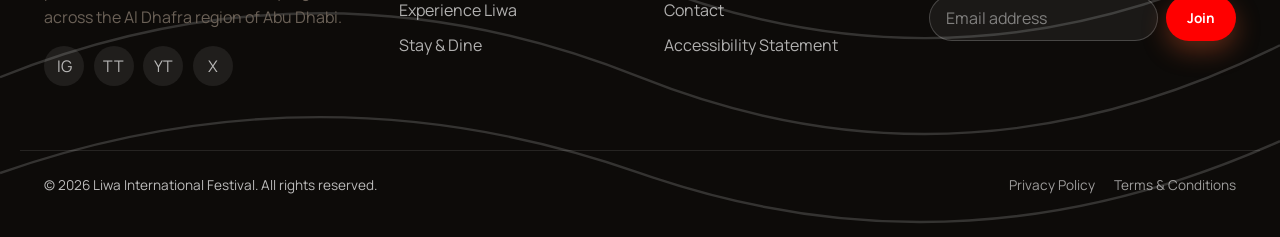
<file: feedback.html>
<!DOCTYPE html>
<html lang="en" dir="ltr">
<head>
<meta charset="UTF-8">
<meta name="viewport" content="width=device-width, initial-scale=1.0">
<title>Feedback &amp; Newsletter | Liwa International Festival</title>
<meta name="description" content="Share feedback on your Liwa International Festival visit and sign up for programming updates — no external form redirect required.">
<link rel="canonical" href="https://www.liwainternationalfestival.ae/feedback.html">
<meta property="og:type" content="website">
<meta property="og:title" content="Feedback &amp; Newsletter | Liwa International Festival">
<meta property="og:description" content="Share your feedback and sign up for festival updates.">
<meta property="og:image" content="assets/man-and-liwa-sign.jpg">
<meta property="og:url" content="https://www.liwainternationalfestival.ae/feedback.html">
<meta name="twitter:card" content="summary_large_image">
<meta name="twitter:title" content="Feedback &amp; Newsletter | Liwa International Festival">
<meta name="twitter:image" content="assets/man-and-liwa-sign.jpg">
<link rel="preconnect" href="https://fonts.googleapis.com">
<link rel="preconnect" href="https://fonts.gstatic.com" crossorigin>
<link href="https://fonts.googleapis.com/css2?family=Manrope:wght@400;500;600;700;800&family=Noto+Sans+Arabic:wght@400;500;600;700;800&display=swap" rel="stylesheet">
<link rel="stylesheet" href="styles.css">
</head>
<body>
<a class="skip-link" href="#main-content">Skip to main content</a>

<header class="site-header" id="site-header">
  <div class="container nav-wrap">
    <a href="index.html" class="brand" aria-label="Liwa International Festival, home">
      <img src="assets/logo-white.png" alt="Liwa International Festival" class="brand-logo">
      <small class="brand-dates">11 Dec 2026 – 3 Jan 2027 · Al Dhafra, Abu Dhabi</small>
    </a>
    <nav class="main-nav" id="main-nav" aria-label="Primary">
      <a href="index.html" data-i18n="nav.home">Home</a>
      <a href="programming.html" data-i18n="nav.programming">Programming</a>
      <a href="plan-your-visit.html" data-i18n="nav.plan">Plan Your Visit</a>
      <a href="the-trail.html" data-i18n="nav.experience">The Trail</a>
      <a href="stay-and-dine.html" data-i18n="nav.stay">Stay &amp; Dine</a>
      <a href="tickets.html" data-i18n="nav.tickets">Tickets</a>
      <a href="feedback.html" data-i18n="nav.feedback">Feedback</a>
      <a href="contact.html" data-i18n="nav.contact">Contact</a>
    </nav>
    <div class="header-actions">
      <button type="button" class="btn-icon" id="site-search-open" aria-haspopup="dialog" aria-controls="site-search-overlay" aria-label="Search the site">🔍</button>
      <div class="lang-switch" role="group" aria-label="Language switcher">
        <button type="button" data-lang="en" aria-pressed="true">EN</button>
        <button type="button" data-lang="ar" aria-pressed="false">AR</button>
      </div>
      <a href="tickets.html" class="btn btn--primary btn--sm" data-i18n="cta.bookTickets">Book Tickets</a>
      <button class="nav-toggle" aria-label="Open menu" aria-expanded="false" aria-controls="main-nav"><span class="bar"></span></button>
    </div>
  </div>
</header>

<main id="main-content">

  <section class="page-hero" style="min-height:36vh">
    <img src="assets/dunes-challenge-activation.jpg" alt="Festival visitors trying a live activation booth at Liwa International Festival">
    <div class="contour-overlay"></div>
    <div class="container page-hero-content">
      <p class="breadcrumb"><a href="index.html">Home</a> / Feedback</p>
      <h1>Feedback &amp; Newsletter</h1>
    </div>
  </section>

  <section class="section">
    <div class="container grid" style="grid-template-columns:1.3fr 1fr;gap:var(--space-lg);align-items:flex-start">

      <!-- ============ FEEDBACK FORM ============ -->
      <div class="card reveal" style="padding:var(--space-lg)">
        <p class="eyebrow">Tell Us About Your Visit</p>
        <h2>Share your feedback</h2>
        <p>Your feedback shapes next season's programming — this replaces the previous external Microsoft Forms survey with an on-page form.</p>

        <form id="feedback-form" novalidate>
          <div class="form-row">
            <div class="form-group">
              <label for="fb-name">Full name</label>
              <input type="text" id="fb-name" class="form-control" required aria-required="true">
              <p class="error-message">Please enter your name.</p>
            </div>
            <div class="form-group">
              <label for="fb-email">Email address</label>
              <input type="email" id="fb-email" class="form-control" required aria-required="true">
              <p class="error-message">Please enter a valid email address.</p>
            </div>
          </div>

          <div class="form-group">
            <label for="fb-topic">What is your feedback about?</label>
            <select id="fb-topic" class="form-control">
              <option>General festival experience</option>
              <option>Ticketing &amp; booking</option>
              <option>An event or performance</option>
              <option>Accessibility</option>
              <option>Dining &amp; hospitality</option>
              <option>Website &amp; digital experience</option>
              <option>Other</option>
            </select>
          </div>

          <div class="form-group">
            <label for="fb-rating">Overall rating</label>
            <select id="fb-rating" class="form-control" aria-label="Overall rating out of 5">
              <option value="5">★★★★★ Excellent</option>
              <option value="4">★★★★☆ Good</option>
              <option value="3">★★★☆☆ Average</option>
              <option value="2">★★☆☆☆ Below Average</option>
              <option value="1">★☆☆☆☆ Poor</option>
            </select>
          </div>

          <div class="form-group">
            <label for="fb-message">Your feedback</label>
            <textarea id="fb-message" class="form-control" rows="5" required aria-required="true"></textarea>
            <p class="error-message">Please enter a short message (at least a few words).</p>
          </div>

          <div class="checkbox-row">
            <input type="checkbox" id="fb-consent" required aria-required="true">
            <label for="fb-consent" style="font-weight:400;font-size:0.9rem">I consent to Liwa International Festival storing my feedback and contact details to follow up if needed, in line with the <a href="privacy.html">Privacy Policy</a> and <a href="terms.html">Terms &amp; Conditions</a>.</label>
          </div>

          <button type="submit" class="btn btn--primary" style="margin-top:var(--space-md)">Submit Feedback</button>
          <p id="feedback-status" class="form-status" role="status"></p>
        </form>
      </div>

      <!-- ============ NEWSLETTER ============ -->
      <div class="reveal reveal-delay-1">
        <div class="card" style="padding:var(--space-lg);margin-bottom:var(--space-md)">
          <p class="eyebrow">Stay Updated</p>
          <h2>Newsletter sign-up</h2>
          <p>Get programming drops, ticket-release alerts, and travel-planning tips ahead of each festival season.</p>
          <form class="footer-newsletter-form newsletter-form" novalidate style="flex-direction:column;gap:0.75rem">
            <div>
              <label class="visually-hidden" for="page-newsletter-name">Full name</label>
              <input type="text" id="page-newsletter-name" placeholder="Full name" class="form-control" style="background:var(--color-cream);border-color:var(--border-subtle);color:var(--text-primary)">
            </div>
            <div>
              <label class="visually-hidden" for="page-newsletter-email">Email address</label>
              <input type="email" id="page-newsletter-email" placeholder="Email address" required class="form-control" style="background:var(--color-cream);border-color:var(--border-subtle);color:var(--text-primary)">
            </div>
            <button class="btn btn--primary" type="submit">Subscribe</button>
          </form>
          <p class="newsletter-status" role="status" style="display:none;margin-top:0.5rem;color:var(--color-terracotta);font-weight:700"></p>
          <div class="consent-note">
            By subscribing, you agree to receive festival marketing emails and to our <a href="privacy.html">Privacy Policy</a>. You can unsubscribe at any time using the link in any email we send.
          </div>
        </div>

        <div class="card" style="padding:var(--space-lg)">
          <h3 style="margin-top:0">Prefer another way to reach us?</h3>
          <p>For anything urgent, visitor support is available in person at the Information Tent near the main gate, or via our <a href="contact.html">Contact page</a>.</p>
        </div>
      </div>

    </div>
  </section>

</main>

<footer class="site-footer">
  <div class="contour-overlay"></div>
  <div class="container footer-grid">
    <div>
      <a href="index.html" class="brand" aria-label="Liwa International Festival, home">
        <img src="assets/logo-white.png" alt="Liwa International Festival" class="brand-logo">
      </a>
      <p style="margin-top:1rem;max-width:320px">24 days of motorsport, heritage sport, live performance and desert culinary nights across the Al Dhafra region of Abu Dhabi.</p>
      <div class="social-row">
        <a href="https://instagram.com" aria-label="Liwa International Festival on Instagram" target="_blank" rel="noopener">IG</a>
        <a href="https://tiktok.com" aria-label="Liwa International Festival on TikTok" target="_blank" rel="noopener">TT</a>
        <a href="https://youtube.com" aria-label="Liwa International Festival on YouTube" target="_blank" rel="noopener">YT</a>
        <a href="https://x.com" aria-label="Liwa International Festival on X" target="_blank" rel="noopener">X</a>
      </div>
    </div>
    <div>
      <h4>Explore</h4>
      <ul>
        <li><a href="programming.html">Programming</a></li>
        <li><a href="plan-your-visit.html">Plan Your Visit</a></li>
        <li><a href="experience-liwa.html">Experience Liwa</a></li>
        <li><a href="stay-and-dine.html">Stay &amp; Dine</a></li>
      </ul>
    </div>
    <div>
      <h4>Visitor Info</h4>
      <ul>
        <li><a href="tickets.html">Tickets</a></li>
        <li><a href="feedback.html">Feedback</a></li>
        <li><a href="contact.html">Contact</a></li>
        <li><a href="contact.html#accessibility">Accessibility Statement</a></li>
      </ul>
    </div>
    <div>
      <h4>Stay in the Loop</h4>
      <p>Get programming updates and ticket alerts.</p>
      <form class="footer-newsletter-form newsletter-form" novalidate>
        <label class="visually-hidden" for="footer-newsletter-email">Email address</label>
        <input type="email" id="footer-newsletter-email" placeholder="Email address" required>
        <button class="btn btn--primary btn--sm" type="submit">Join</button>
      </form>
      <p class="newsletter-status" role="status" style="display:none;margin-top:0.5rem;color:var(--color-amber-gold);font-size:0.85rem"></p>
    </div>
  </div>
  <div class="container footer-bottom">
    <span>&copy; 2026 Liwa International Festival. <span data-i18n="footer.rights">All rights reserved.</span></span>
    <div>
      <a href="privacy.html">Privacy Policy</a>
      <a href="terms.html">Terms &amp; Conditions</a>
    </div>
  </div>
</footer>

<div class="panel-overlay" id="itinerary-overlay"></div>
<aside class="side-panel" id="itinerary-panel" aria-hidden="true" aria-label="My Itinerary panel">
  <div class="side-panel-header">
    <h3 data-i18n="itinerary.title" style="margin:0">My Itinerary</h3>
    <button class="btn-icon" id="itinerary-close" aria-label="Close itinerary panel">✕</button>
  </div>
  <div class="side-panel-body" id="itinerary-panel-body"></div>
  <div class="side-panel-footer">
    <a href="tickets.html" class="btn btn--primary btn--block">Proceed to Tickets</a>
  </div>
</aside>
<button class="itinerary-fab" aria-haspopup="dialog" aria-controls="itinerary-panel">
  <span>My Itinerary</span><span class="count-dot">0</span>
</button>

<div class="modal-overlay" id="lightbox-overlay" role="dialog" aria-modal="true" aria-label="Image gallery viewer">
  <div class="lightbox-content">
    <button class="lightbox-close" id="lightbox-close" aria-label="Close gallery">✕</button>
    <button class="lightbox-nav lightbox-prev" id="lightbox-prev" aria-label="Previous image">‹</button>
    <img id="lightbox-img" alt="">
    <button class="lightbox-nav lightbox-next" id="lightbox-next" aria-label="Next image">›</button>
    <p class="lightbox-caption" id="lightbox-caption"></p>
  </div>
</div>

<!-- ============ SITEWIDE SEARCH (shared) ============ -->
<div class="modal-overlay" id="site-search-overlay" role="dialog" aria-modal="true" aria-label="Site search">
  <div class="lightbox-content" style="max-width:640px">
    <button class="lightbox-close" id="site-search-close" aria-label="Close search">✕</button>
    <div style="background:var(--bg-surface);border-radius:var(--radius-card);padding:var(--space-md);max-height:80vh;overflow-y:auto">
      <div class="search-box" style="margin-bottom:var(--space-sm)">
        <svg width="18" height="18" viewBox="0 0 24 24" fill="none" aria-hidden="true"><circle cx="11" cy="11" r="7" stroke="currentColor" stroke-width="2"/><path d="M21 21l-4.3-4.3" stroke="currentColor" stroke-width="2" stroke-linecap="round"/></svg>
        <label class="visually-hidden" for="site-search-input">Search the site</label>
        <input type="search" id="site-search-input" class="form-control" placeholder="Search events, Trail stops, pages…" autocomplete="off">
      </div>
      <div id="site-search-results"></div>
    </div>
  </div>
</div>

<script src="script.js"></script>
</body>
</html>
</file>
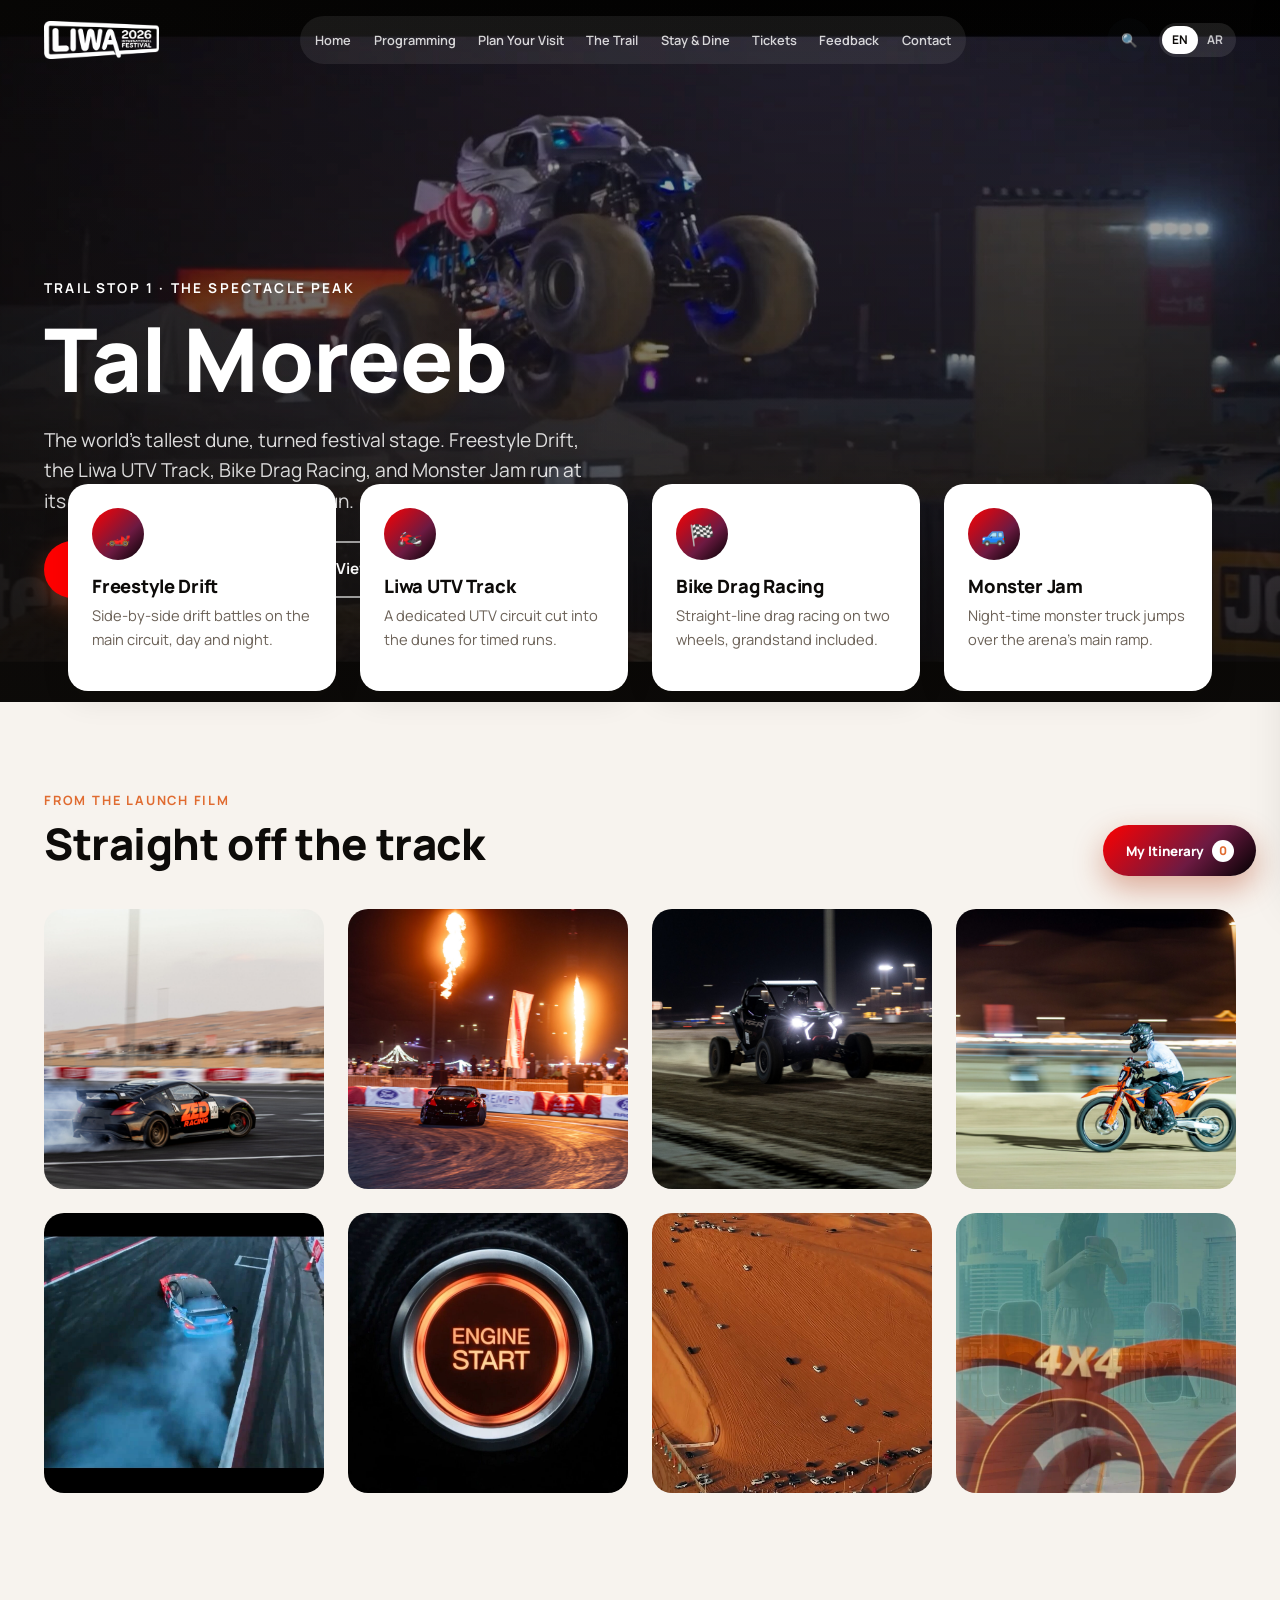
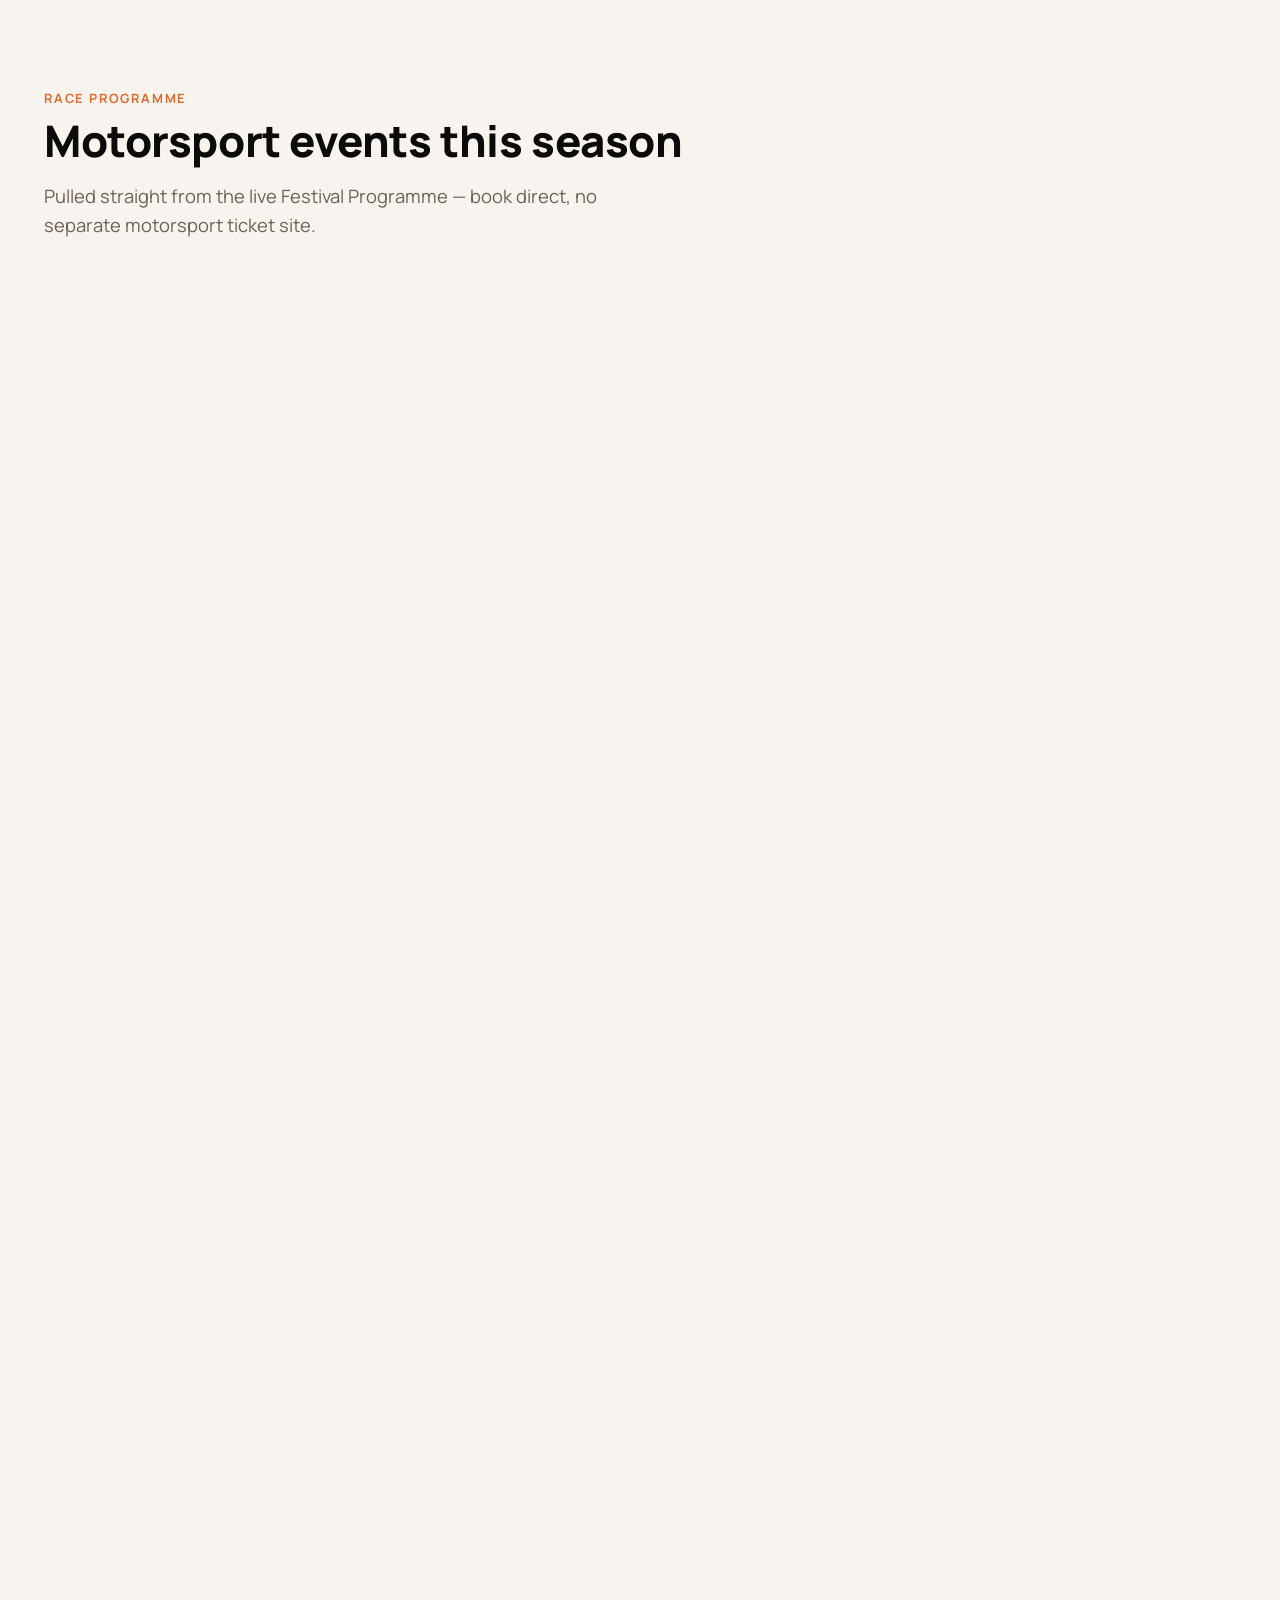
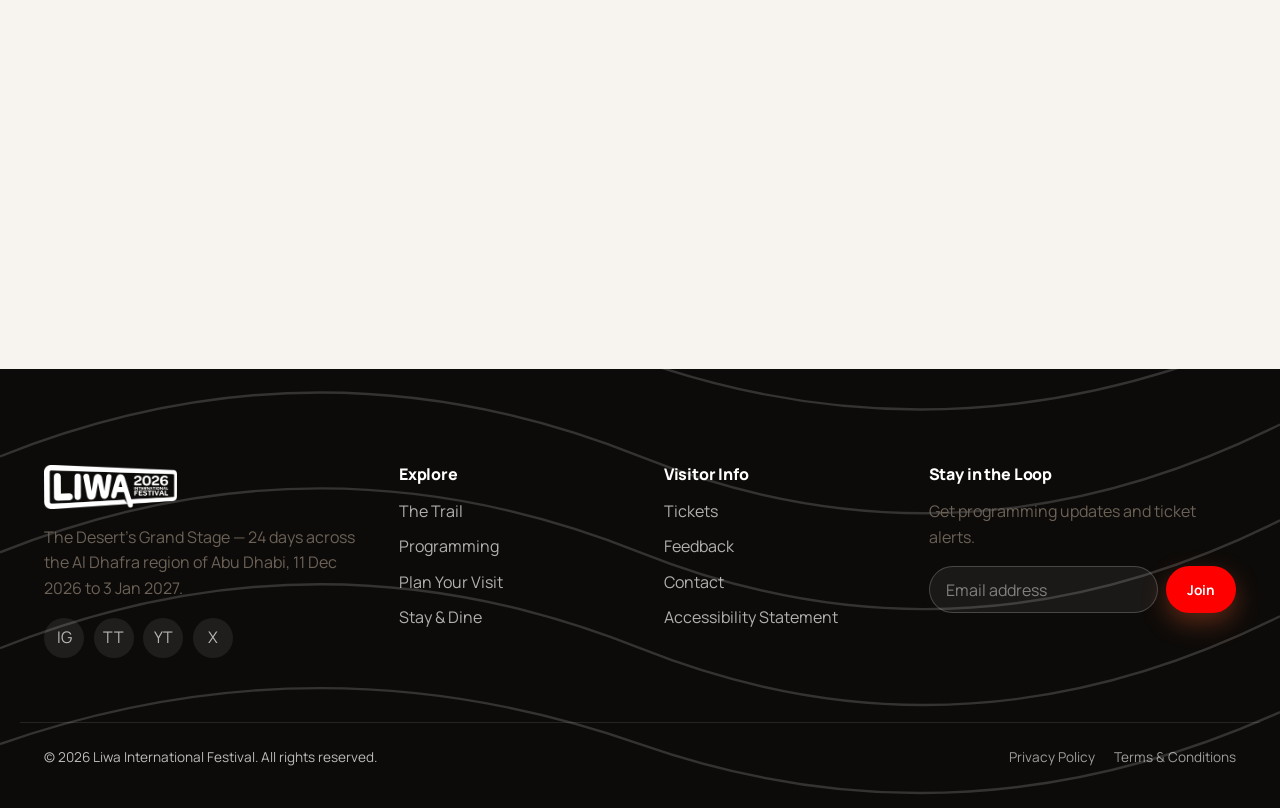
<file: motorsport.html>
<!DOCTYPE html>
<html lang="en" dir="ltr">
<head>
<meta charset="UTF-8">
<meta name="viewport" content="width=device-width, initial-scale=1.0">
<title>Motorsport at Tal Moreeb | Liwa International Festival</title>
<meta name="description" content="Freestyle Drift, the Liwa UTV Track, Bike Drag Racing, and Monster Jam at Tal Moreeb — the motorsport stage of Liwa International Festival's Liwa Trail.">
<link rel="canonical" href="https://www.liwainternationalfestival.ae/motorsport.html">
<meta property="og:type" content="website">
<meta property="og:title" content="Motorsport at Tal Moreeb | Liwa International Festival">
<meta property="og:description" content="Dune motocross, drift, and sandboarding at the world's tallest dune, turned festival stage.">
<meta property="og:image" content="assets/monster-jam.jpg">
<meta property="og:url" content="https://www.liwainternationalfestival.ae/motorsport.html">
<meta name="twitter:card" content="summary_large_image">
<meta name="twitter:title" content="Motorsport at Tal Moreeb | Liwa International Festival">
<meta name="twitter:image" content="assets/monster-jam.jpg">
<link rel="preconnect" href="https://fonts.googleapis.com">
<link rel="preconnect" href="https://fonts.gstatic.com" crossorigin>
<link href="https://fonts.googleapis.com/css2?family=Manrope:wght@400;500;600;700;800&family=Noto+Sans+Arabic:wght@400;500;600;700;800&display=swap" rel="stylesheet">
<link rel="stylesheet" href="styles.css">
</head>
<body>
<a class="skip-link" href="#main-content">Skip to main content</a>

<header class="site-header" id="site-header">
  <div class="container nav-wrap">
    <a href="index.html" class="brand" aria-label="Liwa International Festival, home">
      <img src="assets/logo-white.png" alt="Liwa International Festival" class="brand-logo">
      <small class="brand-dates">11 Dec 2026 – 3 Jan 2027 · Al Dhafra, Abu Dhabi</small>
    </a>
    <nav class="main-nav" id="main-nav" aria-label="Primary">
      <a href="index.html" data-i18n="nav.home">Home</a>
      <a href="programming.html" data-i18n="nav.programming">Programming</a>
      <a href="plan-your-visit.html" data-i18n="nav.plan">Plan Your Visit</a>
      <a href="the-trail.html" data-i18n="nav.experience">The Trail</a>
      <a href="stay-and-dine.html" data-i18n="nav.stay">Stay &amp; Dine</a>
      <a href="tickets.html" data-i18n="nav.tickets">Tickets</a>
      <a href="feedback.html" data-i18n="nav.feedback">Feedback</a>
      <a href="contact.html" data-i18n="nav.contact">Contact</a>
    </nav>
    <div class="header-actions">
      <button type="button" class="btn-icon" id="site-search-open" aria-haspopup="dialog" aria-controls="site-search-overlay" aria-label="Search the site">🔍</button>
      <div class="lang-switch" role="group" aria-label="Language switcher">
        <button type="button" data-lang="en" aria-pressed="true">EN</button>
        <button type="button" data-lang="ar" aria-pressed="false">AR</button>
      </div>
      <a href="tickets.html" class="btn btn--primary btn--sm" data-i18n="cta.bookTickets">Book Tickets</a>
      <button class="nav-toggle" aria-label="Open menu" aria-expanded="false" aria-controls="main-nav"><span class="bar"></span></button>
    </div>
  </div>
</header>

<main id="main-content">

  <section class="hero" style="min-height:78vh">
    <div class="hero-media">
      <img src="assets/monster-jam.jpg" alt="A Monster Jam truck airborne at night over the Liwa Village motorsport arena">
    </div>
    <div class="container hero-content">
      <p class="eyebrow text-white" style="font-size:0.85rem;letter-spacing:0.16em">Trail Stop 1 · The Spectacle Peak</p>
      <h1>Tal Moreeb</h1>
      <p class="hero-sub">The world's tallest dune, turned festival stage. Freestyle Drift, the Liwa UTV Track, Bike Drag Racing, and Monster Jam run at its base through the full 24-day run.</p>
      <div class="hero-cta-row">
        <a href="tickets.html?ticket=day-pass&event=dune-motocross-cup" class="btn btn--primary">Book Motorsport Tickets</a>
        <a href="programming.html?category=motorsport" class="btn btn--secondary">View Race Programme</a>
      </div>
    </div>
  </section>

  <div class="container">
    <div class="highlight-strip">
      <div class="highlight-card reveal">
        <div class="icon-circle" aria-hidden="true">🏎️</div>
        <h3>Freestyle Drift</h3>
        <p>Side-by-side drift battles on the main circuit, day and night.</p>
      </div>
      <div class="highlight-card reveal reveal-delay-1">
        <div class="icon-circle" aria-hidden="true">🏍️</div>
        <h3>Liwa UTV Track</h3>
        <p>A dedicated UTV circuit cut into the dunes for timed runs.</p>
      </div>
      <div class="highlight-card reveal reveal-delay-2">
        <div class="icon-circle" aria-hidden="true">🏁</div>
        <h3>Bike Drag Racing</h3>
        <p>Straight-line drag racing on two wheels, grandstand included.</p>
      </div>
      <div class="highlight-card reveal reveal-delay-3">
        <div class="icon-circle" aria-hidden="true">🚙</div>
        <h3>Monster Jam</h3>
        <p>Night-time monster truck jumps over the arena's main ramp.</p>
      </div>
    </div>
  </div>

  <!-- ============ REAL FOOTAGE GALLERY ============ -->
  <section class="section">
    <div class="container">
      <div class="section-header reveal">
        <p class="eyebrow">From the Launch Film</p>
        <h2>Straight off the track</h2>
      </div>
      <div class="grid grid--4">
        <img class="reveal" style="border-radius:var(--radius-card);aspect-ratio:1;object-fit:cover" src="assets/zed-drift-day.jpg" alt="A Zed Racing drift car mid-burnout on the Tal Moreeb circuit by day" loading="lazy">
        <img class="reveal reveal-delay-1" style="border-radius:var(--radius-card);aspect-ratio:1;object-fit:cover" src="assets/drift-flames-night.jpg" alt="A drift car cornering under twin flame cannons at the night session" loading="lazy">
        <img class="reveal reveal-delay-2" style="border-radius:var(--radius-card);aspect-ratio:1;object-fit:cover" src="assets/utv-airborne-night.jpg" alt="A Polaris RZR UTV catching air on the Liwa UTV Track at night" loading="lazy">
        <img class="reveal reveal-delay-3" style="border-radius:var(--radius-card);aspect-ratio:1;object-fit:cover" src="assets/dirt-bike-night.jpg" alt="A dirt bike rider at speed during Bike Drag Racing at night" loading="lazy">
        <img class="reveal" style="border-radius:var(--radius-card);aspect-ratio:1;object-fit:cover" src="assets/drift-cars-aerial.jpg" alt="Aerial view of two drift cars mid-run on the Tal Moreeb circuit" loading="lazy">
        <img class="reveal reveal-delay-1" style="border-radius:var(--radius-card);aspect-ratio:1;object-fit:cover" src="assets/engine-start.jpg" alt="Close-up of an illuminated engine start button" loading="lazy">
        <img class="reveal reveal-delay-2" style="border-radius:var(--radius-card);aspect-ratio:1;object-fit:cover" src="assets/dune-bashing-fleet.jpg" alt="A fleet of 4x4 vehicles dune-bashing on a massive red dune" loading="lazy">
        <img class="reveal reveal-delay-3" style="border-radius:var(--radius-card);aspect-ratio:1;object-fit:cover" src="assets/gate-4x4.jpg" alt="The branded 4x4 zone entrance gate at Liwa International Festival" loading="lazy">
      </div>
    </div>
  </section>

  <section class="section">
    <div class="container">
      <div class="section-header reveal">
        <p class="eyebrow">Race Programme</p>
        <h2>Motorsport events this season</h2>
        <p class="lede">Pulled straight from the live Festival Programme — book direct, no separate motorsport ticket site.</p>
      </div>
      <div id="motorsport-grid" class="grid grid--3" aria-live="polite"></div>
    </div>
  </section>

  <section class="section section--tight" style="background:var(--color-cream)">
    <div class="container grid" style="grid-template-columns:1fr 1fr;gap:var(--space-lg);align-items:center">
      <div class="reveal">
        <p class="eyebrow">Before Race Day</p>
        <h2>Spectator &amp; safety information</h2>
        <ul style="color:var(--text-muted);line-height:2">
          <li>Grandstand gates open 90 minutes before the first race</li>
          <li>Closed-toe shoes required in the pit-lane walkthrough zone</li>
          <li>Sound levels exceed 100dB trackside — ear protection available at the gate</li>
          <li>Drone and personal camera-mast use is restricted near the circuit</li>
        </ul>
        <a href="the-trail.html" class="btn btn--outline">Back to the Full Trail</a>
      </div>
      <img class="reveal reveal-delay-1" src="assets/zed-tandem-race.jpg" alt="Two Zed Racing drift cars tandem racing in front of the grandstand at night" loading="lazy" style="border-radius:var(--radius-card);aspect-ratio:4/3;object-fit:cover">
    </div>
  </section>

  <section class="section section--gradient reveal">
    <div class="contour-overlay"></div>
    <div class="container" style="position:relative;z-index:1;max-width:640px;text-align:center">
      <p class="eyebrow">Grandstand Fills Fast</p>
      <h2>Book your motorsport day now</h2>
      <a href="tickets.html?ticket=day-pass" class="btn btn--primary">Book Tickets</a>
    </div>
  </section>

</main>

<footer class="site-footer">
  <div class="contour-overlay"></div>
  <div class="container footer-grid">
    <div>
      <a href="index.html" class="brand" aria-label="Liwa International Festival, home">
        <img src="assets/logo-white.png" alt="Liwa International Festival" class="brand-logo">
      </a>
      <p style="margin-top:1rem;max-width:320px">The Desert's Grand Stage — 24 days across the Al Dhafra region of Abu Dhabi, 11 Dec 2026 to 3 Jan 2027.</p>
      <div class="social-row">
        <a href="https://instagram.com" aria-label="Liwa International Festival on Instagram" target="_blank" rel="noopener">IG</a>
        <a href="https://tiktok.com" aria-label="Liwa International Festival on TikTok" target="_blank" rel="noopener">TT</a>
        <a href="https://youtube.com" aria-label="Liwa International Festival on YouTube" target="_blank" rel="noopener">YT</a>
        <a href="https://x.com" aria-label="Liwa International Festival on X" target="_blank" rel="noopener">X</a>
      </div>
    </div>
    <div>
      <h4>Explore</h4>
      <ul>
        <li><a href="the-trail.html">The Trail</a></li>
        <li><a href="programming.html">Programming</a></li>
        <li><a href="plan-your-visit.html">Plan Your Visit</a></li>
        <li><a href="stay-and-dine.html">Stay &amp; Dine</a></li>
      </ul>
    </div>
    <div>
      <h4>Visitor Info</h4>
      <ul>
        <li><a href="tickets.html">Tickets</a></li>
        <li><a href="feedback.html">Feedback</a></li>
        <li><a href="contact.html">Contact</a></li>
        <li><a href="contact.html#accessibility">Accessibility Statement</a></li>
      </ul>
    </div>
    <div>
      <h4>Stay in the Loop</h4>
      <p>Get programming updates and ticket alerts.</p>
      <form class="footer-newsletter-form newsletter-form" novalidate>
        <label class="visually-hidden" for="footer-newsletter-email">Email address</label>
        <input type="email" id="footer-newsletter-email" placeholder="Email address" required>
        <button class="btn btn--primary btn--sm" type="submit">Join</button>
      </form>
      <p class="newsletter-status" role="status" style="display:none;margin-top:0.5rem;color:var(--color-amber-gold);font-size:0.85rem"></p>
    </div>
  </div>
  <div class="container footer-bottom">
    <span>&copy; 2026 Liwa International Festival. <span data-i18n="footer.rights">All rights reserved.</span></span>
    <div>
      <a href="privacy.html">Privacy Policy</a>
      <a href="terms.html">Terms &amp; Conditions</a>
    </div>
  </div>
</footer>

<div class="panel-overlay" id="itinerary-overlay"></div>
<aside class="side-panel" id="itinerary-panel" aria-hidden="true" aria-label="My Itinerary panel">
  <div class="side-panel-header">
    <h3 data-i18n="itinerary.title" style="margin:0">My Itinerary</h3>
    <button class="btn-icon" id="itinerary-close" aria-label="Close itinerary panel">✕</button>
  </div>
  <div class="side-panel-body" id="itinerary-panel-body"></div>
  <div class="side-panel-footer">
    <a href="tickets.html" class="btn btn--primary btn--block">Proceed to Tickets</a>
  </div>
</aside>
<button class="itinerary-fab" aria-haspopup="dialog" aria-controls="itinerary-panel">
  <span>My Itinerary</span><span class="count-dot">0</span>
</button>

<div class="modal-overlay" id="lightbox-overlay" role="dialog" aria-modal="true" aria-label="Image gallery viewer">
  <div class="lightbox-content">
    <button class="lightbox-close" id="lightbox-close" aria-label="Close gallery">✕</button>
    <button class="lightbox-nav lightbox-prev" id="lightbox-prev" aria-label="Previous image">‹</button>
    <img id="lightbox-img" alt="">
    <button class="lightbox-nav lightbox-next" id="lightbox-next" aria-label="Next image">›</button>
    <p class="lightbox-caption" id="lightbox-caption"></p>
  </div>
</div>

<!-- ============ SITEWIDE SEARCH (shared) ============ -->
<div class="modal-overlay" id="site-search-overlay" role="dialog" aria-modal="true" aria-label="Site search">
  <div class="lightbox-content" style="max-width:640px">
    <button class="lightbox-close" id="site-search-close" aria-label="Close search">✕</button>
    <div style="background:var(--bg-surface);border-radius:var(--radius-card);padding:var(--space-md);max-height:80vh;overflow-y:auto">
      <div class="search-box" style="margin-bottom:var(--space-sm)">
        <svg width="18" height="18" viewBox="0 0 24 24" fill="none" aria-hidden="true"><circle cx="11" cy="11" r="7" stroke="currentColor" stroke-width="2"/><path d="M21 21l-4.3-4.3" stroke="currentColor" stroke-width="2" stroke-linecap="round"/></svg>
        <label class="visually-hidden" for="site-search-input">Search the site</label>
        <input type="search" id="site-search-input" class="form-control" placeholder="Search events, Trail stops, pages…" autocomplete="off">
      </div>
      <div id="site-search-results"></div>
    </div>
  </div>
</div>

<script src="script.js"></script>
</body>
</html>
</file>
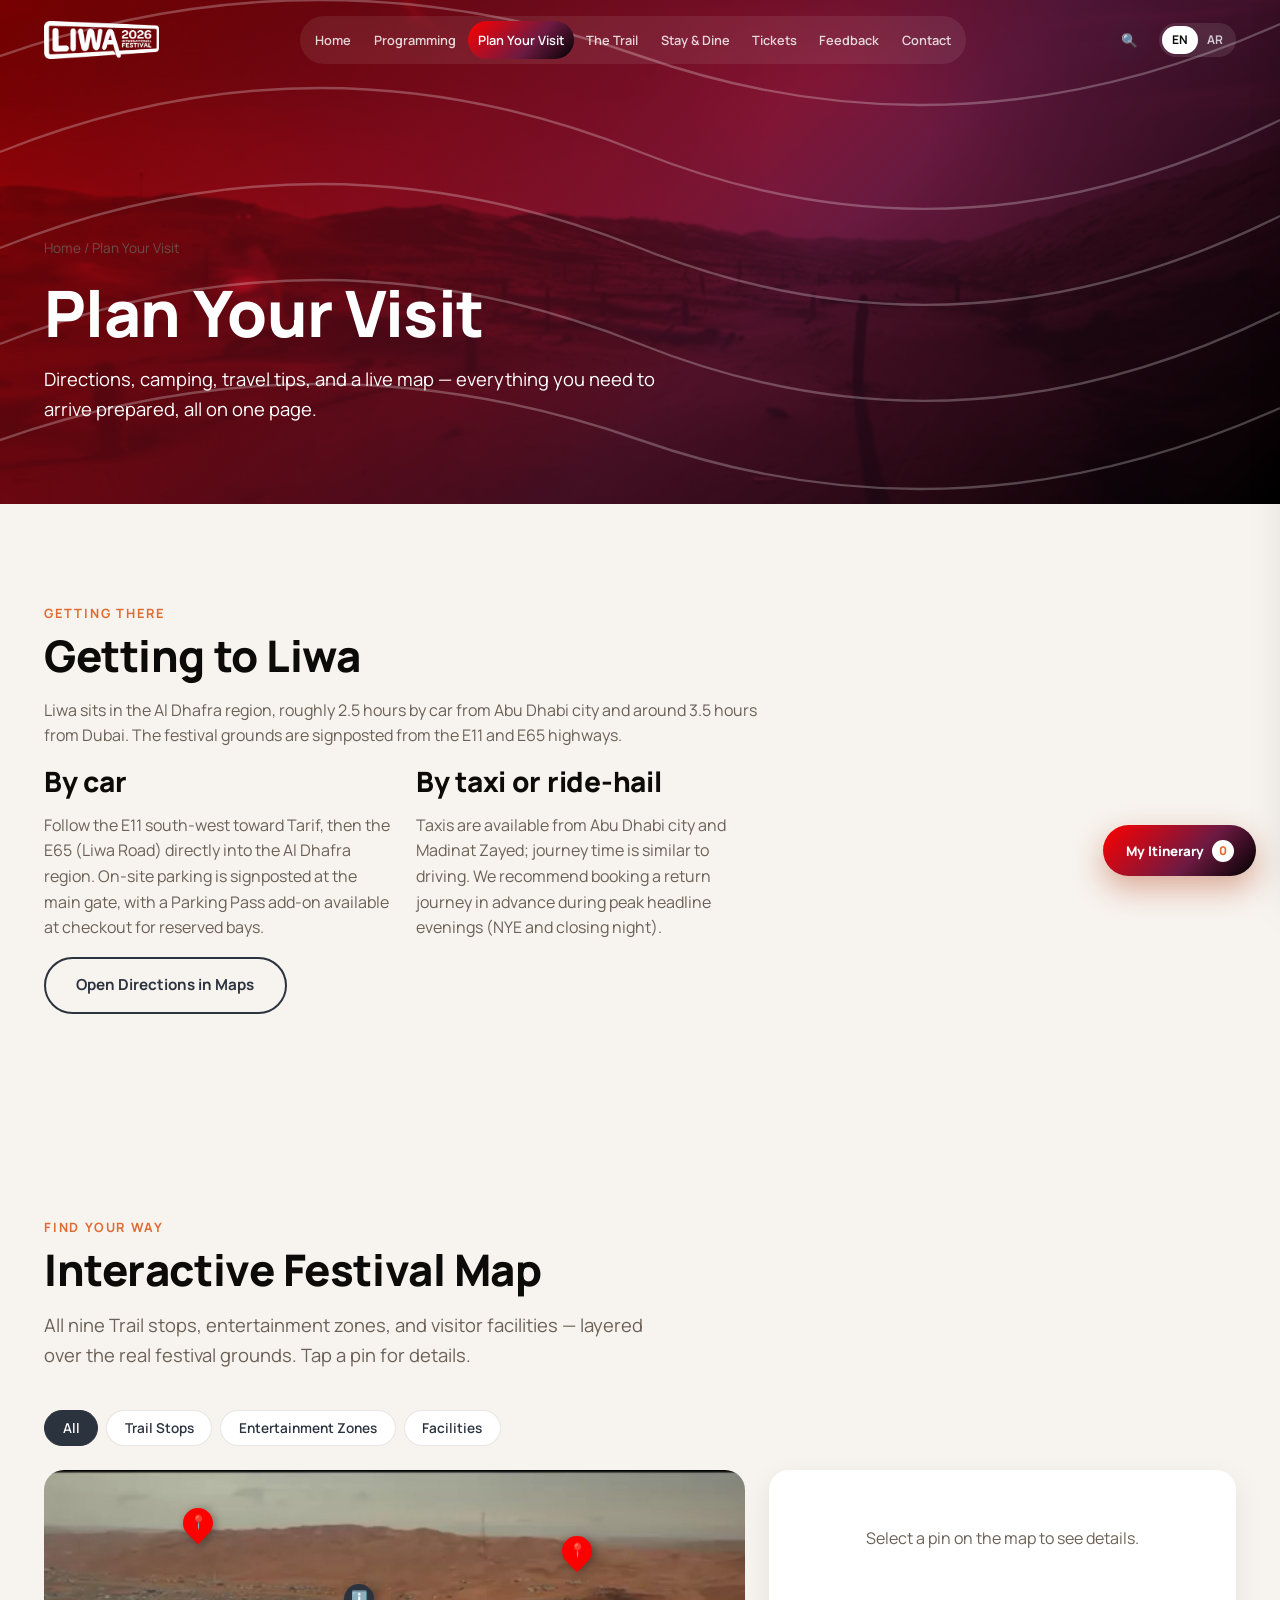
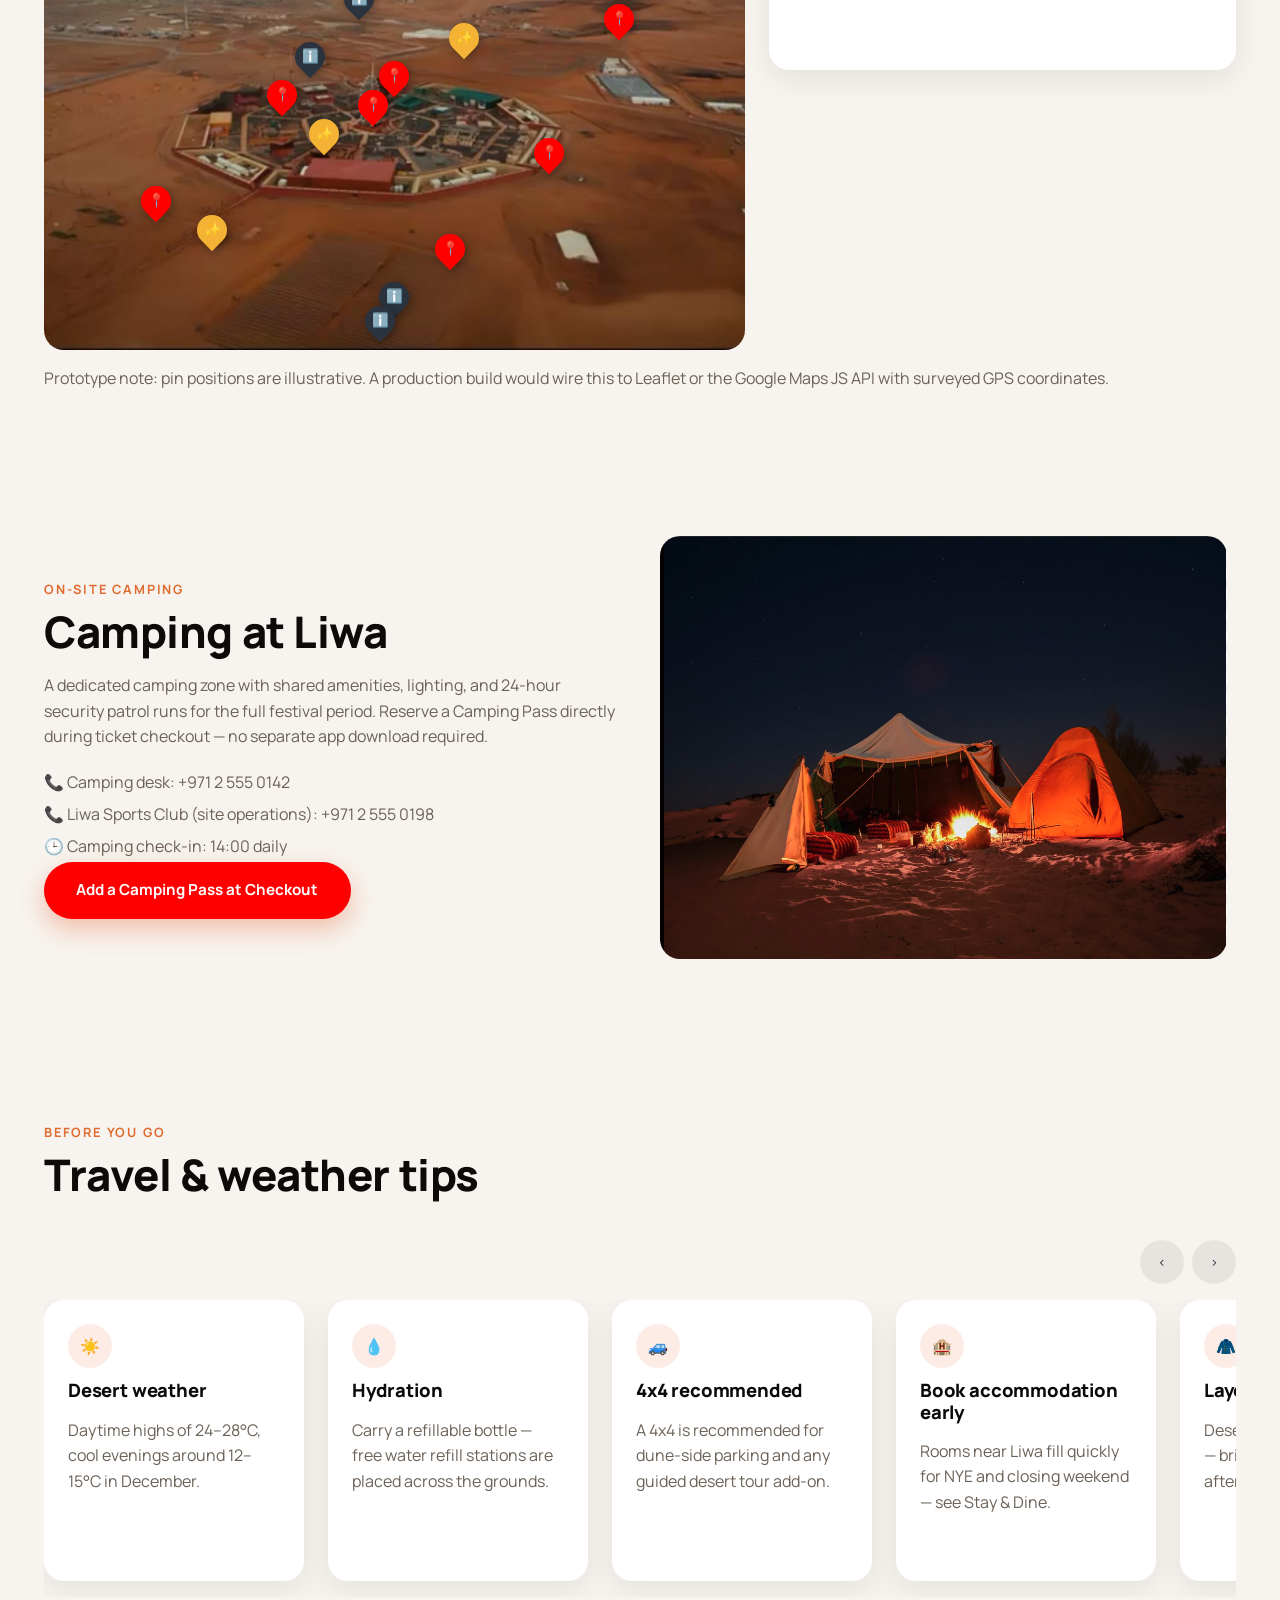
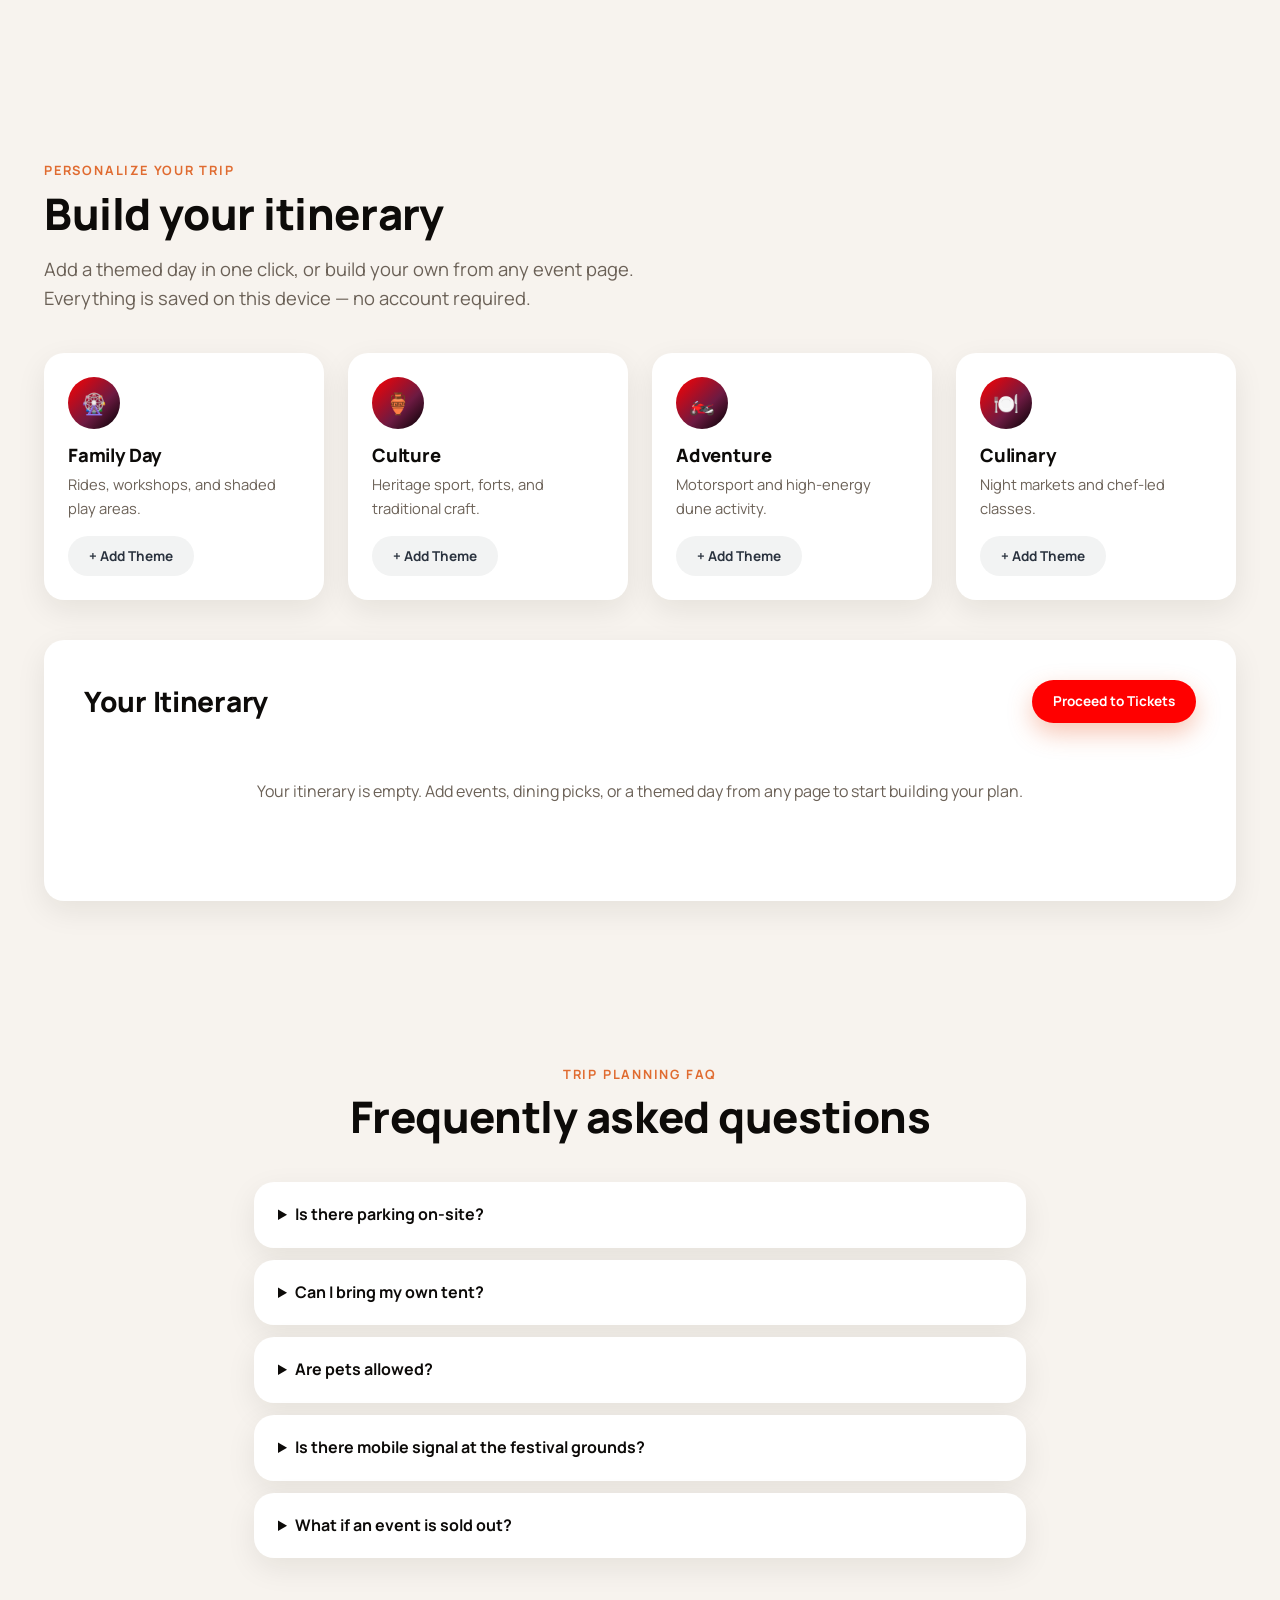
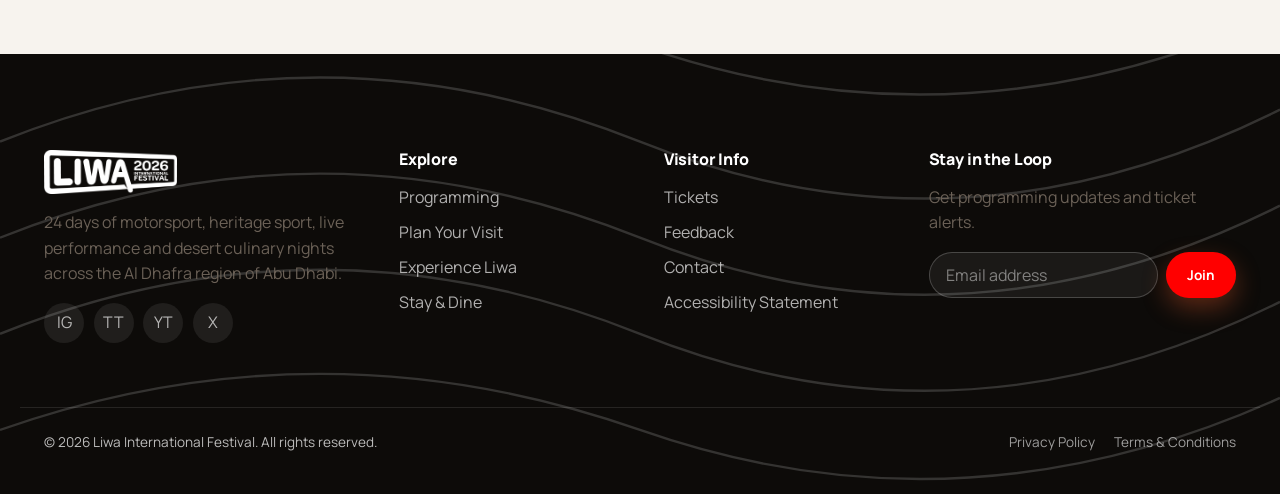
<file: plan-your-visit.html>
<!DOCTYPE html>
<html lang="en" dir="ltr">
<head>
<meta charset="UTF-8">
<meta name="viewport" content="width=device-width, initial-scale=1.0">
<title>Plan Your Visit | Liwa International Festival</title>
<meta name="description" content="Directions, parking, camping information, travel tips, an interactive map, and a personal itinerary builder for your visit to Liwa International Festival.">
<link rel="canonical" href="https://www.liwainternationalfestival.ae/plan-your-visit.html">
<meta property="og:type" content="website">
<meta property="og:title" content="Plan Your Visit | Liwa International Festival">
<meta property="og:description" content="Directions, camping, travel tips, and a personal itinerary builder.">
<meta property="og:image" content="assets/man-and-liwa-sign.jpg">
<meta property="og:url" content="https://www.liwainternationalfestival.ae/plan-your-visit.html">
<meta name="twitter:card" content="summary_large_image">
<meta name="twitter:title" content="Plan Your Visit | Liwa International Festival">
<meta name="twitter:image" content="assets/man-and-liwa-sign.jpg">
<link rel="preconnect" href="https://fonts.googleapis.com">
<link rel="preconnect" href="https://fonts.gstatic.com" crossorigin>
<link href="https://fonts.googleapis.com/css2?family=Manrope:wght@400;500;600;700;800&family=Noto+Sans+Arabic:wght@400;500;600;700;800&display=swap" rel="stylesheet">
<link rel="stylesheet" href="styles.css">
</head>
<body>
<a class="skip-link" href="#main-content">Skip to main content</a>

<header class="site-header" id="site-header">
  <div class="container nav-wrap">
    <a href="index.html" class="brand" aria-label="Liwa International Festival, home">
      <img src="assets/logo-white.png" alt="Liwa International Festival" class="brand-logo">
      <small class="brand-dates">11 Dec 2026 – 3 Jan 2027 · Al Dhafra, Abu Dhabi</small>
    </a>
    <nav class="main-nav" id="main-nav" aria-label="Primary">
      <a href="index.html" data-i18n="nav.home">Home</a>
      <a href="programming.html" data-i18n="nav.programming">Programming</a>
      <a href="plan-your-visit.html" data-i18n="nav.plan">Plan Your Visit</a>
      <a href="the-trail.html" data-i18n="nav.experience">The Trail</a>
      <a href="stay-and-dine.html" data-i18n="nav.stay">Stay &amp; Dine</a>
      <a href="tickets.html" data-i18n="nav.tickets">Tickets</a>
      <a href="feedback.html" data-i18n="nav.feedback">Feedback</a>
      <a href="contact.html" data-i18n="nav.contact">Contact</a>
    </nav>
    <div class="header-actions">
      <button type="button" class="btn-icon" id="site-search-open" aria-haspopup="dialog" aria-controls="site-search-overlay" aria-label="Search the site">🔍</button>
      <div class="lang-switch" role="group" aria-label="Language switcher">
        <button type="button" data-lang="en" aria-pressed="true">EN</button>
        <button type="button" data-lang="ar" aria-pressed="false">AR</button>
      </div>
      <a href="tickets.html" class="btn btn--primary btn--sm" data-i18n="cta.bookTickets">Book Tickets</a>
      <button class="nav-toggle" aria-label="Open menu" aria-expanded="false" aria-controls="main-nav"><span class="bar"></span></button>
    </div>
  </div>
</header>

<main id="main-content">

  <section class="page-hero">
    <img src="assets/dune-track-day.jpg" alt="4x4 track through the dunes toward Liwa, Al Dhafra region">
    <div class="contour-overlay"></div>
    <div class="container page-hero-content">
      <p class="breadcrumb"><a href="index.html">Home</a> / Plan Your Visit</p>
      <h1>Plan Your Visit</h1>
      <p class="lede text-white">Directions, camping, travel tips, and a live map — everything you need to arrive prepared, all on one page.</p>
    </div>
  </section>

  <!-- ============ GETTING TO LIWA ============ -->
  <section class="section">
    <div class="container">
      <div class="reveal" style="max-width:720px;margin-bottom:var(--space-lg)">
        <p class="eyebrow">Getting There</p>
        <h2>Getting to Liwa</h2>
        <p>Liwa sits in the Al Dhafra region, roughly 2.5 hours by car from Abu Dhabi city and around 3.5 hours from Dubai. The festival grounds are signposted from the E11 and E65 highways.</p>
        <div class="grid grid--2" style="margin-top:var(--space-sm)">
          <div>
            <h3>By car</h3>
            <p>Follow the E11 south-west toward Tarif, then the E65 (Liwa Road) directly into the Al Dhafra region. On-site parking is signposted at the main gate, with a Parking Pass add-on available at checkout for reserved bays.</p>
          </div>
          <div>
            <h3>By taxi or ride-hail</h3>
            <p>Taxis are available from Abu Dhabi city and Madinat Zayed; journey time is similar to driving. We recommend booking a return journey in advance during peak headline evenings (NYE and closing night).</p>
          </div>
        </div>
        <a class="btn btn--outline" href="https://www.google.com/maps" target="_blank" rel="noopener">Open Directions in Maps</a>
      </div>
    </div>
  </section>

  <!-- ============ INTERACTIVE FESTIVAL MAP ============ -->
  <section class="section section--tight" id="map" style="background:var(--color-cream)">
    <div class="container">
      <div class="section-header reveal">
        <p class="eyebrow">Find Your Way</p>
        <h2>Interactive Festival Map</h2>
        <p class="lede">All nine Trail stops, entertainment zones, and visitor facilities — layered over the real festival grounds. Tap a pin for details.</p>
      </div>
      <div class="filter-chips reveal" id="map-filters" role="group" aria-label="Filter map layers" style="margin-bottom:var(--space-md)">
        <button class="chip" data-map-filter="all" aria-pressed="true">All</button>
        <button class="chip" data-map-filter="trail" aria-pressed="false">Trail Stops</button>
        <button class="chip" data-map-filter="zone" aria-pressed="false">Entertainment Zones</button>
        <button class="chip" data-map-filter="facility" aria-pressed="false">Facilities</button>
      </div>
      <div class="grid" style="grid-template-columns:1.5fr 1fr;gap:var(--space-md);align-items:flex-start">
        <div class="map-placeholder reveal" id="festival-map" role="application" aria-label="Interactive festival map — select a pin for details" style="background-image:url('assets/village-aerial-day.jpg');background-size:cover;background-position:center;height:480px"></div>
        <div class="card reveal reveal-delay-1" id="map-detail-panel" style="padding:var(--space-md);min-height:200px">
          <p class="empty-state" style="padding:2rem 0">Select a pin on the map to see details.</p>
        </div>
      </div>
      <p class="hint reveal" style="margin-top:var(--space-sm)">Prototype note: pin positions are illustrative. A production build would wire this to Leaflet or the Google Maps JS API with surveyed GPS coordinates.</p>
    </div>
  </section>

  <!-- ============ CAMPING ============ -->
  <section class="section section--tight" style="background:var(--color-cream)">
    <div class="container grid" style="grid-template-columns:1fr 1fr;gap:var(--space-lg);align-items:center">
      <div class="reveal">
        <p class="eyebrow">On-Site Camping</p>
        <h2>Camping at Liwa</h2>
        <p>A dedicated camping zone with shared amenities, lighting, and 24-hour security patrol runs for the full festival period. Reserve a Camping Pass directly during ticket checkout — no separate app download required.</p>
        <ul style="color:var(--text-muted);line-height:2">
          <li>📞 Camping desk: +971 2 555 0142</li>
          <li>📞 Liwa Sports Club (site operations): +971 2 555 0198</li>
          <li>🕒 Camping check-in: 14:00 daily</li>
        </ul>
        <a class="btn btn--primary" href="tickets.html">Add a Camping Pass at Checkout</a>
      </div>
      <img class="reveal reveal-delay-1" style="border-radius:var(--radius-card);aspect-ratio:4/3;object-fit:cover" src="assets/desert-tent-camp-night.png" alt="Desert camping tents lit by a campfire under a starry sky near the Liwa International Festival grounds" loading="lazy">
    </div>
  </section>

  <!-- ============ TRAVEL TIPS CAROUSEL ============ -->
  <section class="section">
    <div class="container">
      <div class="section-header reveal">
        <p class="eyebrow">Before You Go</p>
        <h2>Travel &amp; weather tips</h2>
      </div>
      <div class="carousel-controls">
        <button class="btn-icon" data-carousel-target="tips-carousel" data-dir="prev" aria-label="Scroll tips left">‹</button>
        <button class="btn-icon" data-carousel-target="tips-carousel" data-dir="next" aria-label="Scroll tips right">›</button>
      </div>
      <div class="carousel reveal" id="tips-carousel" role="region" aria-label="Travel tips carousel" tabindex="0">
        <div class="tip-card"><div class="icon-circle" aria-hidden="true">☀️</div><h4>Desert weather</h4><p>Daytime highs of 24–28°C, cool evenings around 12–15°C in December.</p></div>
        <div class="tip-card"><div class="icon-circle" aria-hidden="true">💧</div><h4>Hydration</h4><p>Carry a refillable bottle — free water refill stations are placed across the grounds.</p></div>
        <div class="tip-card"><div class="icon-circle" aria-hidden="true">🚙</div><h4>4x4 recommended</h4><p>A 4x4 is recommended for dune-side parking and any guided desert tour add-on.</p></div>
        <div class="tip-card"><div class="icon-circle" aria-hidden="true">🏨</div><h4>Book accommodation early</h4><p>Rooms near Liwa fill quickly for NYE and closing weekend — see Stay &amp; Dine.</p></div>
        <div class="tip-card"><div class="icon-circle" aria-hidden="true">🧥</div><h4>Layer up at night</h4><p>Desert evenings cool quickly — bring a light jacket for after-dark stages.</p></div>
        <div class="tip-card"><div class="icon-circle" aria-hidden="true">🌵</div><h4>Respect the environment</h4><p>Stick to marked tracks and take litter with you — the dunes are a protected landscape.</p></div>
        <div class="tip-card"><div class="icon-circle" aria-hidden="true">🏰</div><h4>Visit the forts</h4><p>Combine your trip with a self-guided tour of nearby historic watchtowers — see Experience Liwa.</p></div>
        <div class="tip-card"><div class="icon-circle" aria-hidden="true">🗣️</div><h4>Local experiences</h4><p>Arabic and English are both widely spoken across festival staff and vendors.</p></div>
      </div>
    </div>
  </section>

  <!-- ============ MY ITINERARY BUILDER ============ -->
  <section class="section section--tight" style="background:var(--color-cream)">
    <div class="container">
      <div class="section-header reveal">
        <p class="eyebrow">Personalize Your Trip</p>
        <h2>Build your itinerary</h2>
        <p class="lede">Add a themed day in one click, or build your own from any event page. Everything is saved on this device — no account required.</p>
      </div>
      <div class="grid grid--4 reveal">
        <div class="highlight-card">
          <div class="icon-circle" aria-hidden="true">🎡</div>
          <h3>Family Day</h3>
          <p>Rides, workshops, and shaded play areas.</p>
          <button class="btn btn--ghost btn--sm" data-add-theme="family">+ Add Theme</button>
        </div>
        <div class="highlight-card">
          <div class="icon-circle" aria-hidden="true">🏺</div>
          <h3>Culture</h3>
          <p>Heritage sport, forts, and traditional craft.</p>
          <button class="btn btn--ghost btn--sm" data-add-theme="culture">+ Add Theme</button>
        </div>
        <div class="highlight-card">
          <div class="icon-circle" aria-hidden="true">🏍️</div>
          <h3>Adventure</h3>
          <p>Motorsport and high-energy dune activity.</p>
          <button class="btn btn--ghost btn--sm" data-add-theme="adventure">+ Add Theme</button>
        </div>
        <div class="highlight-card">
          <div class="icon-circle" aria-hidden="true">🍽️</div>
          <h3>Culinary</h3>
          <p>Night markets and chef-led classes.</p>
          <button class="btn btn--ghost btn--sm" data-add-theme="culinary">+ Add Theme</button>
        </div>
      </div>

      <div class="card reveal" style="padding:var(--space-lg);margin-top:var(--space-lg)">
        <div style="display:flex;justify-content:space-between;align-items:center;margin-bottom:var(--space-sm)">
          <h3 style="margin:0">Your Itinerary</h3>
          <a href="tickets.html" class="btn btn--primary btn--sm">Proceed to Tickets</a>
        </div>
        <div id="itinerary-inline-body" aria-live="polite"></div>
      </div>
    </div>
  </section>

  <!-- ============ FAQ (TRIP PLANNING) ============ -->
  <section class="section">
    <div class="container" style="max-width:820px">
      <div class="section-header section-header--center reveal">
        <p class="eyebrow">Trip Planning FAQ</p>
        <h2>Frequently asked questions</h2>
      </div>
      <div class="reveal">
        <details class="card" style="padding:1.25rem 1.5rem;margin-bottom:0.75rem"><summary style="cursor:pointer;font-weight:700">Is there parking on-site?</summary><p style="margin-top:0.75rem">Yes — general parking is free and signposted; a reserved Parking Pass add-on is available at checkout.</p></details>
        <details class="card" style="padding:1.25rem 1.5rem;margin-bottom:0.75rem"><summary style="cursor:pointer;font-weight:700">Can I bring my own tent?</summary><p style="margin-top:0.75rem">On-site camping requires a booked Camping Pass; independent tents are not permitted for safety and security reasons.</p></details>
        <details class="card" style="padding:1.25rem 1.5rem;margin-bottom:0.75rem"><summary style="cursor:pointer;font-weight:700">Are pets allowed?</summary><p style="margin-top:0.75rem">Pets are not permitted on festival grounds, with the exception of registered falconry animals during scheduled shows.</p></details>
        <details class="card" style="padding:1.25rem 1.5rem;margin-bottom:0.75rem"><summary style="cursor:pointer;font-weight:700">Is there mobile signal at the festival grounds?</summary><p style="margin-top:0.75rem">Yes, though coverage can be intermittent in the dunes — download your e-ticket in advance from the Tickets page.</p></details>
        <details class="card" style="padding:1.25rem 1.5rem"><summary style="cursor:pointer;font-weight:700">What if an event is sold out?</summary><p style="margin-top:0.75rem">Sold-out sessions are clearly marked on the Tickets page — join the waitlist via the Feedback page and we'll notify you of releases.</p></details>
      </div>
    </div>
  </section>

</main>

<footer class="site-footer">
  <div class="contour-overlay"></div>
  <div class="container footer-grid">
    <div>
      <a href="index.html" class="brand" aria-label="Liwa International Festival, home">
        <img src="assets/logo-white.png" alt="Liwa International Festival" class="brand-logo">
      </a>
      <p style="margin-top:1rem;max-width:320px">24 days of motorsport, heritage sport, live performance and desert culinary nights across the Al Dhafra region of Abu Dhabi.</p>
      <div class="social-row">
        <a href="https://instagram.com" aria-label="Liwa International Festival on Instagram" target="_blank" rel="noopener">IG</a>
        <a href="https://tiktok.com" aria-label="Liwa International Festival on TikTok" target="_blank" rel="noopener">TT</a>
        <a href="https://youtube.com" aria-label="Liwa International Festival on YouTube" target="_blank" rel="noopener">YT</a>
        <a href="https://x.com" aria-label="Liwa International Festival on X" target="_blank" rel="noopener">X</a>
      </div>
    </div>
    <div>
      <h4>Explore</h4>
      <ul>
        <li><a href="programming.html">Programming</a></li>
        <li><a href="plan-your-visit.html">Plan Your Visit</a></li>
        <li><a href="experience-liwa.html">Experience Liwa</a></li>
        <li><a href="stay-and-dine.html">Stay &amp; Dine</a></li>
      </ul>
    </div>
    <div>
      <h4>Visitor Info</h4>
      <ul>
        <li><a href="tickets.html">Tickets</a></li>
        <li><a href="feedback.html">Feedback</a></li>
        <li><a href="contact.html">Contact</a></li>
        <li><a href="contact.html#accessibility">Accessibility Statement</a></li>
      </ul>
    </div>
    <div>
      <h4>Stay in the Loop</h4>
      <p>Get programming updates and ticket alerts.</p>
      <form class="footer-newsletter-form newsletter-form" novalidate>
        <label class="visually-hidden" for="footer-newsletter-email">Email address</label>
        <input type="email" id="footer-newsletter-email" placeholder="Email address" required>
        <button class="btn btn--primary btn--sm" type="submit">Join</button>
      </form>
      <p class="newsletter-status" role="status" style="display:none;margin-top:0.5rem;color:var(--color-amber-gold);font-size:0.85rem"></p>
    </div>
  </div>
  <div class="container footer-bottom">
    <span>&copy; 2026 Liwa International Festival. <span data-i18n="footer.rights">All rights reserved.</span></span>
    <div>
      <a href="privacy.html">Privacy Policy</a>
      <a href="terms.html">Terms &amp; Conditions</a>
    </div>
  </div>
</footer>

<div class="panel-overlay" id="itinerary-overlay"></div>
<aside class="side-panel" id="itinerary-panel" aria-hidden="true" aria-label="My Itinerary panel">
  <div class="side-panel-header">
    <h3 data-i18n="itinerary.title" style="margin:0">My Itinerary</h3>
    <button class="btn-icon" id="itinerary-close" aria-label="Close itinerary panel">✕</button>
  </div>
  <div class="side-panel-body" id="itinerary-panel-body"></div>
  <div class="side-panel-footer">
    <a href="tickets.html" class="btn btn--primary btn--block">Proceed to Tickets</a>
  </div>
</aside>
<button class="itinerary-fab" aria-haspopup="dialog" aria-controls="itinerary-panel">
  <span>My Itinerary</span><span class="count-dot">0</span>
</button>

<div class="modal-overlay" id="lightbox-overlay" role="dialog" aria-modal="true" aria-label="Image gallery viewer">
  <div class="lightbox-content">
    <button class="lightbox-close" id="lightbox-close" aria-label="Close gallery">✕</button>
    <button class="lightbox-nav lightbox-prev" id="lightbox-prev" aria-label="Previous image">‹</button>
    <img id="lightbox-img" alt="">
    <button class="lightbox-nav lightbox-next" id="lightbox-next" aria-label="Next image">›</button>
    <p class="lightbox-caption" id="lightbox-caption"></p>
  </div>
</div>

<!-- ============ SITEWIDE SEARCH (shared) ============ -->
<div class="modal-overlay" id="site-search-overlay" role="dialog" aria-modal="true" aria-label="Site search">
  <div class="lightbox-content" style="max-width:640px">
    <button class="lightbox-close" id="site-search-close" aria-label="Close search">✕</button>
    <div style="background:var(--bg-surface);border-radius:var(--radius-card);padding:var(--space-md);max-height:80vh;overflow-y:auto">
      <div class="search-box" style="margin-bottom:var(--space-sm)">
        <svg width="18" height="18" viewBox="0 0 24 24" fill="none" aria-hidden="true"><circle cx="11" cy="11" r="7" stroke="currentColor" stroke-width="2"/><path d="M21 21l-4.3-4.3" stroke="currentColor" stroke-width="2" stroke-linecap="round"/></svg>
        <label class="visually-hidden" for="site-search-input">Search the site</label>
        <input type="search" id="site-search-input" class="form-control" placeholder="Search events, Trail stops, pages…" autocomplete="off">
      </div>
      <div id="site-search-results"></div>
    </div>
  </div>
</div>

<script src="script.js"></script>
</body>
</html>
</file>
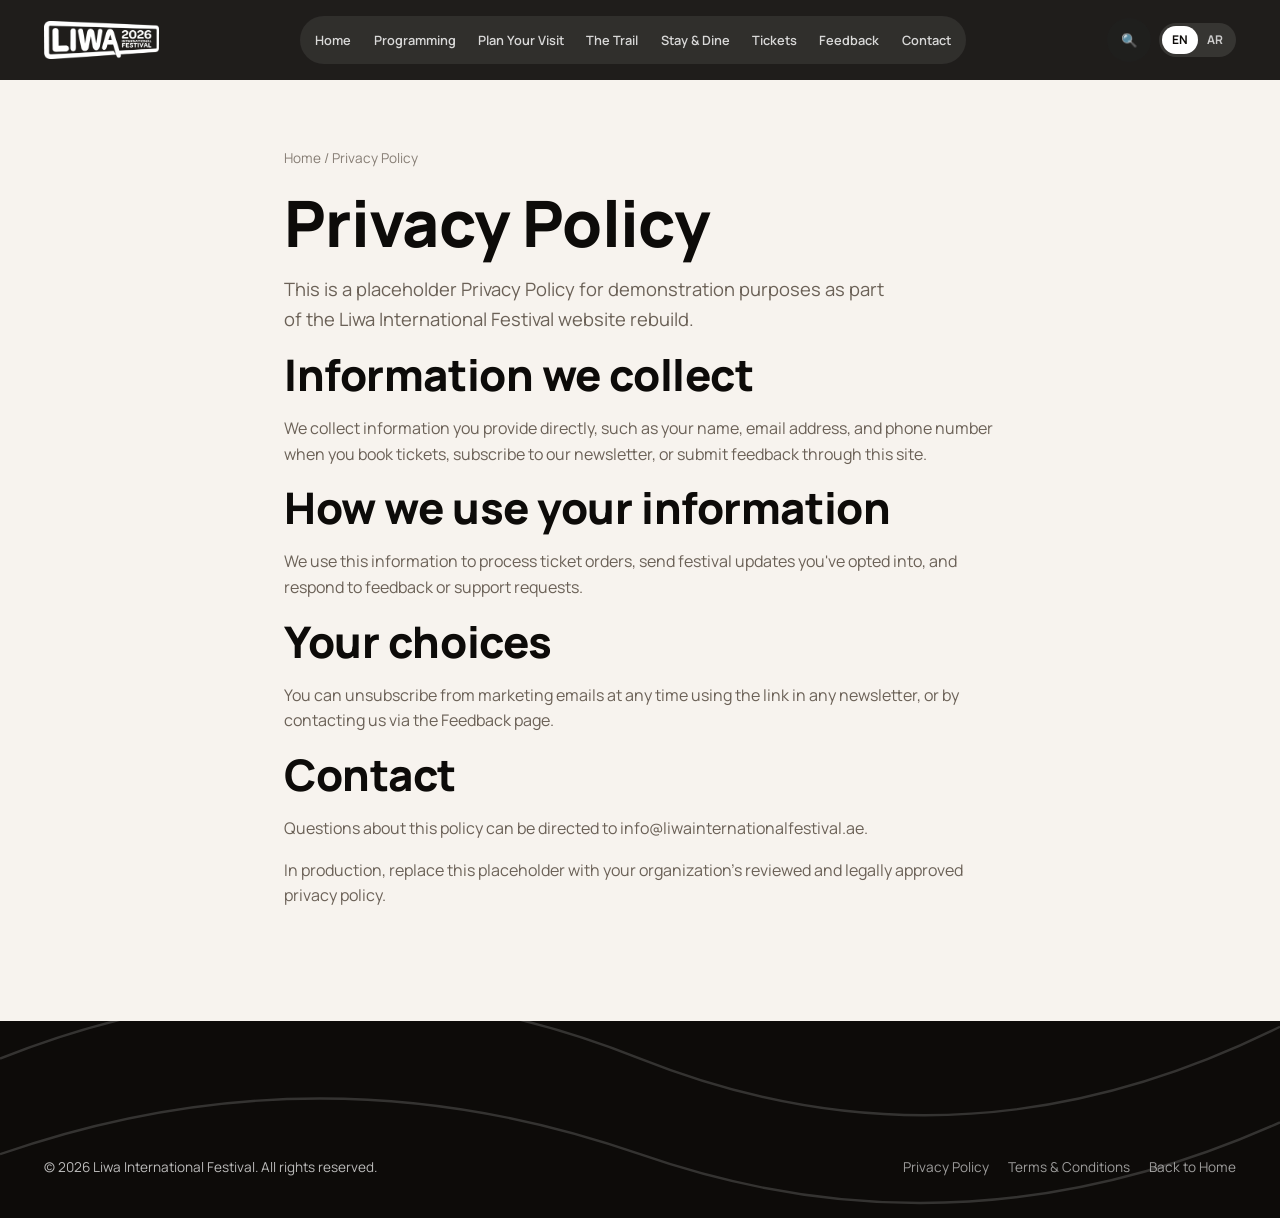
<file: privacy.html>
<!DOCTYPE html>
<html lang="en" dir="ltr">
<head>
<meta charset="UTF-8">
<meta name="viewport" content="width=device-width, initial-scale=1.0">
<title>Privacy Policy | Liwa International Festival</title>
<meta name="description" content="Privacy Policy for Liwa International Festival — how we collect, use, and protect visitor data.">
<link rel="canonical" href="https://www.liwainternationalfestival.ae/privacy.html">
<meta property="og:type" content="website">
<meta property="og:title" content="Privacy Policy | Liwa International Festival">
<meta property="og:description" content="How Liwa International Festival collects, uses, and protects visitor data.">
<meta property="og:image" content="assets/liwa-sign-planes.jpg">
<meta property="og:url" content="https://www.liwainternationalfestival.ae/privacy.html">
<meta name="twitter:card" content="summary_large_image">
<meta name="twitter:title" content="Privacy Policy | Liwa International Festival">
<meta name="twitter:image" content="assets/liwa-sign-planes.jpg">
<link rel="preconnect" href="https://fonts.googleapis.com">
<link rel="preconnect" href="https://fonts.gstatic.com" crossorigin>
<link href="https://fonts.googleapis.com/css2?family=Manrope:wght@400;500;600;700;800&family=Noto+Sans+Arabic:wght@400;500;600;700;800&display=swap" rel="stylesheet">
<link rel="stylesheet" href="styles.css">
</head>
<body>
<a class="skip-link" href="#main-content">Skip to main content</a>

<header class="site-header is-solid" id="site-header">
  <div class="container nav-wrap">
    <a href="index.html" class="brand" aria-label="Liwa International Festival, home">
      <img src="assets/logo-white.png" alt="Liwa International Festival" class="brand-logo">
      <small class="brand-dates">11 Dec 2026 – 3 Jan 2027 · Al Dhafra, Abu Dhabi</small>
    </a>
    <nav class="main-nav" id="main-nav" aria-label="Primary">
      <a href="index.html" data-i18n="nav.home">Home</a>
      <a href="programming.html" data-i18n="nav.programming">Programming</a>
      <a href="plan-your-visit.html" data-i18n="nav.plan">Plan Your Visit</a>
      <a href="the-trail.html" data-i18n="nav.experience">The Trail</a>
      <a href="stay-and-dine.html" data-i18n="nav.stay">Stay &amp; Dine</a>
      <a href="tickets.html" data-i18n="nav.tickets">Tickets</a>
      <a href="feedback.html" data-i18n="nav.feedback">Feedback</a>
      <a href="contact.html" data-i18n="nav.contact">Contact</a>
    </nav>
    <div class="header-actions">
      <button type="button" class="btn-icon" id="site-search-open" aria-haspopup="dialog" aria-controls="site-search-overlay" aria-label="Search the site">🔍</button>
      <div class="lang-switch" role="group" aria-label="Language switcher">
        <button type="button" data-lang="en" aria-pressed="true">EN</button>
        <button type="button" data-lang="ar" aria-pressed="false">AR</button>
      </div>
      <a href="tickets.html" class="btn btn--primary btn--sm" data-i18n="cta.bookTickets">Book Tickets</a>
      <button class="nav-toggle" aria-label="Open menu" aria-expanded="false" aria-controls="main-nav"><span class="bar"></span></button>
    </div>
  </div>
</header>

<main id="main-content">
  <section class="section" style="padding-top:calc(var(--header-height) + var(--space-xl))">
    <div class="container" style="max-width:760px">
      <p class="breadcrumb"><a href="index.html">Home</a> / Privacy Policy</p>
      <h1>Privacy Policy</h1>
      <p class="lede">This is a placeholder Privacy Policy for demonstration purposes as part of the Liwa International Festival website rebuild.</p>

      <h2>Information we collect</h2>
      <p>We collect information you provide directly, such as your name, email address, and phone number when you book tickets, subscribe to our newsletter, or submit feedback through this site.</p>

      <h2>How we use your information</h2>
      <p>We use this information to process ticket orders, send festival updates you've opted into, and respond to feedback or support requests.</p>

      <h2>Your choices</h2>
      <p>You can unsubscribe from marketing emails at any time using the link in any newsletter, or by contacting us via the <a href="feedback.html">Feedback</a> page.</p>

      <h2>Contact</h2>
      <p>Questions about this policy can be directed to info@liwainternationalfestival.ae.</p>

      <p class="hint">In production, replace this placeholder with your organization's reviewed and legally approved privacy policy.</p>
    </div>
  </section>
</main>

<footer class="site-footer">
  <div class="contour-overlay"></div>
  <div class="container footer-bottom" style="border-top:none;margin-top:0;padding-top:var(--space-lg)">
    <span>&copy; 2026 Liwa International Festival. All rights reserved.</span>
    <div>
      <a href="privacy.html">Privacy Policy</a>
      <a href="terms.html">Terms &amp; Conditions</a>
      <a href="index.html">Back to Home</a>
    </div>
  </div>
</footer>

<!-- ============ SITEWIDE SEARCH (shared) ============ -->
<div class="modal-overlay" id="site-search-overlay" role="dialog" aria-modal="true" aria-label="Site search">
  <div class="lightbox-content" style="max-width:640px">
    <button class="lightbox-close" id="site-search-close" aria-label="Close search">✕</button>
    <div style="background:var(--bg-surface);border-radius:var(--radius-card);padding:var(--space-md);max-height:80vh;overflow-y:auto">
      <div class="search-box" style="margin-bottom:var(--space-sm)">
        <svg width="18" height="18" viewBox="0 0 24 24" fill="none" aria-hidden="true"><circle cx="11" cy="11" r="7" stroke="currentColor" stroke-width="2"/><path d="M21 21l-4.3-4.3" stroke="currentColor" stroke-width="2" stroke-linecap="round"/></svg>
        <label class="visually-hidden" for="site-search-input">Search the site</label>
        <input type="search" id="site-search-input" class="form-control" placeholder="Search events, Trail stops, pages…" autocomplete="off">
      </div>
      <div id="site-search-results"></div>
    </div>
  </div>
</div>

<script src="script.js"></script>
</body>
</html>
</file>
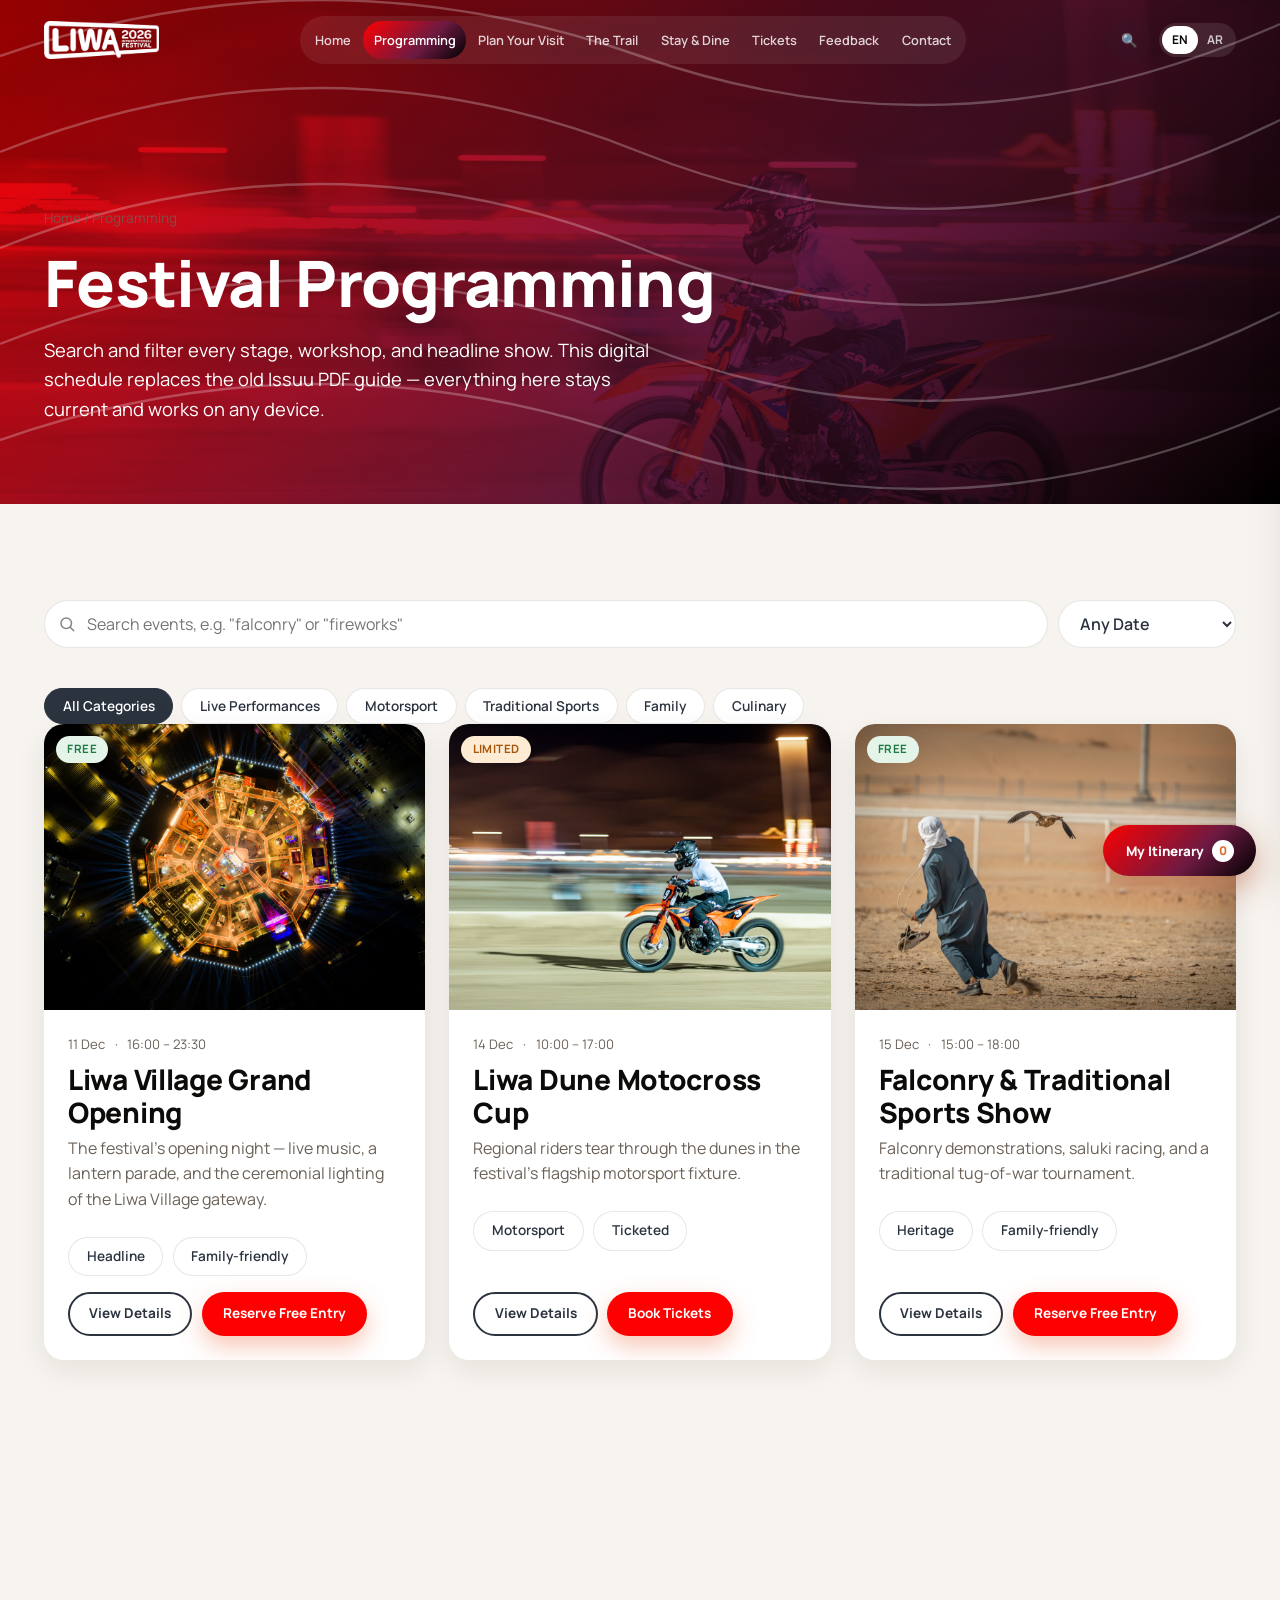
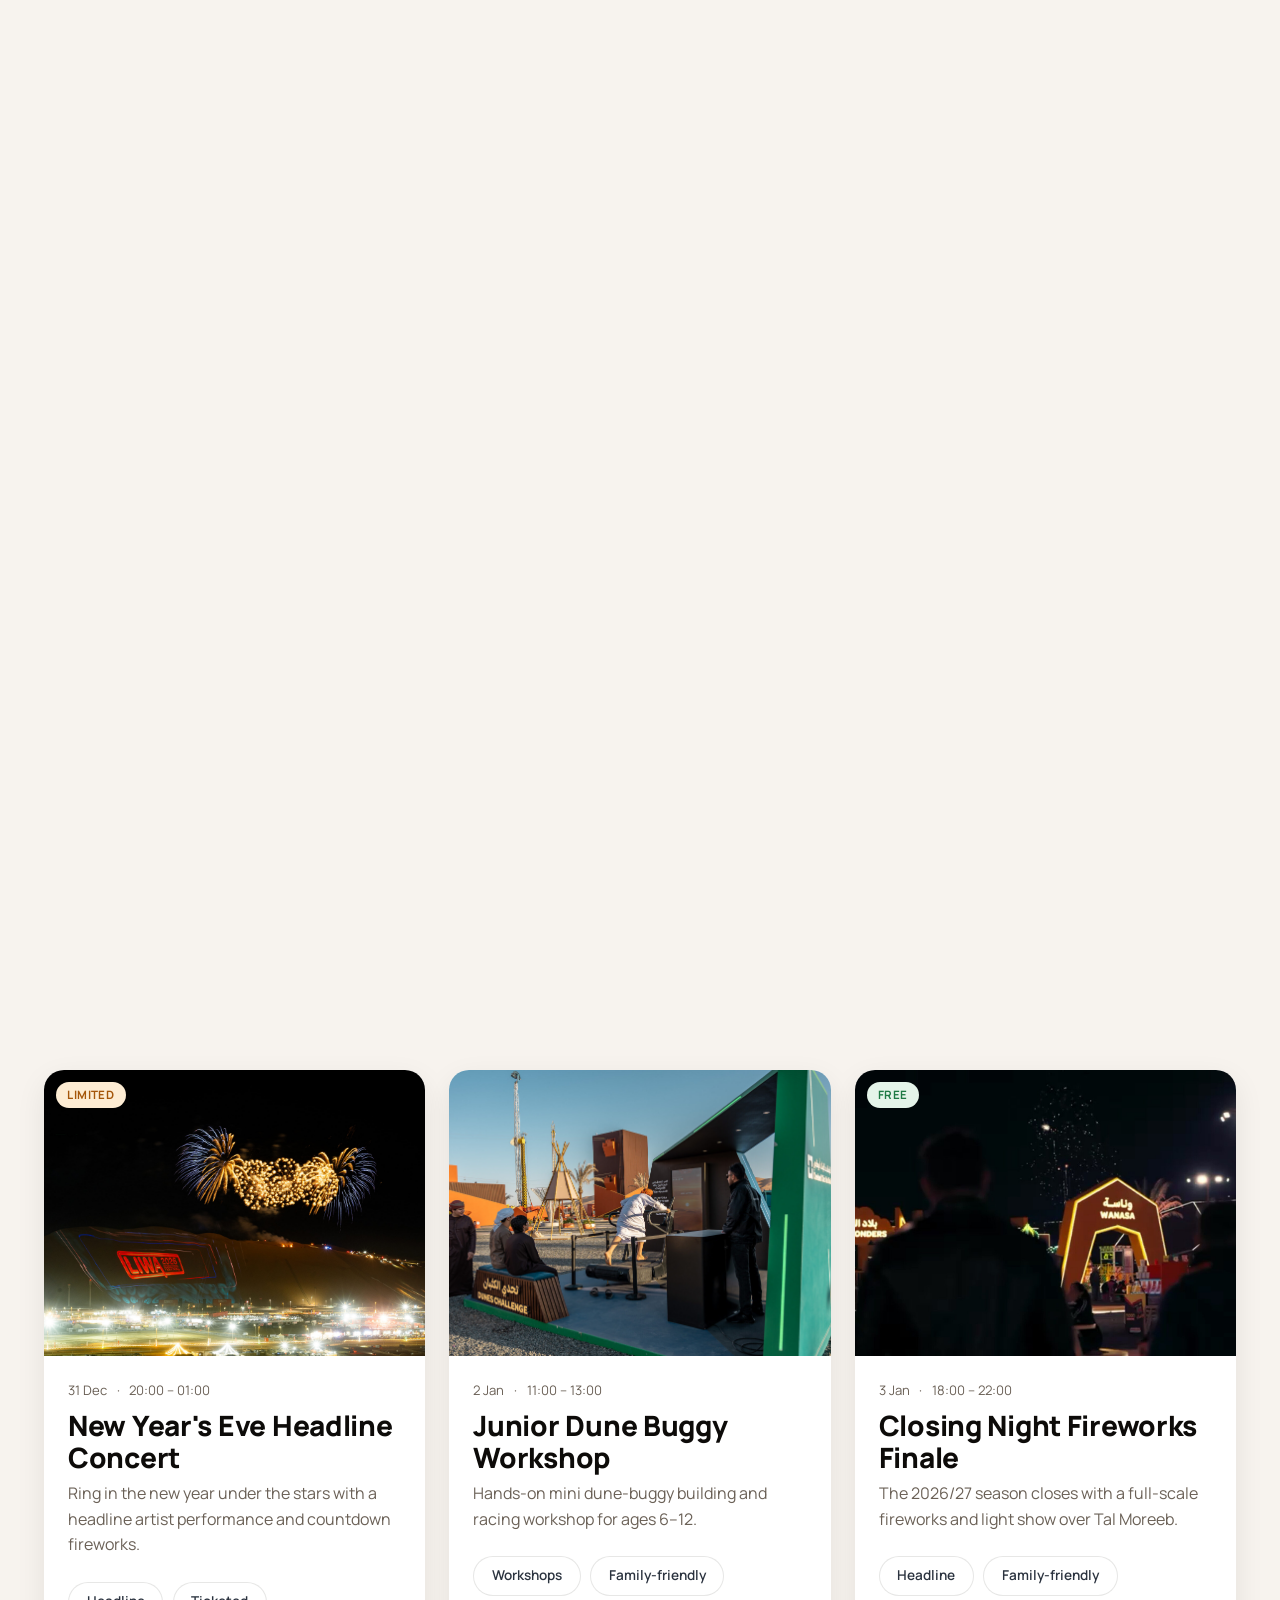
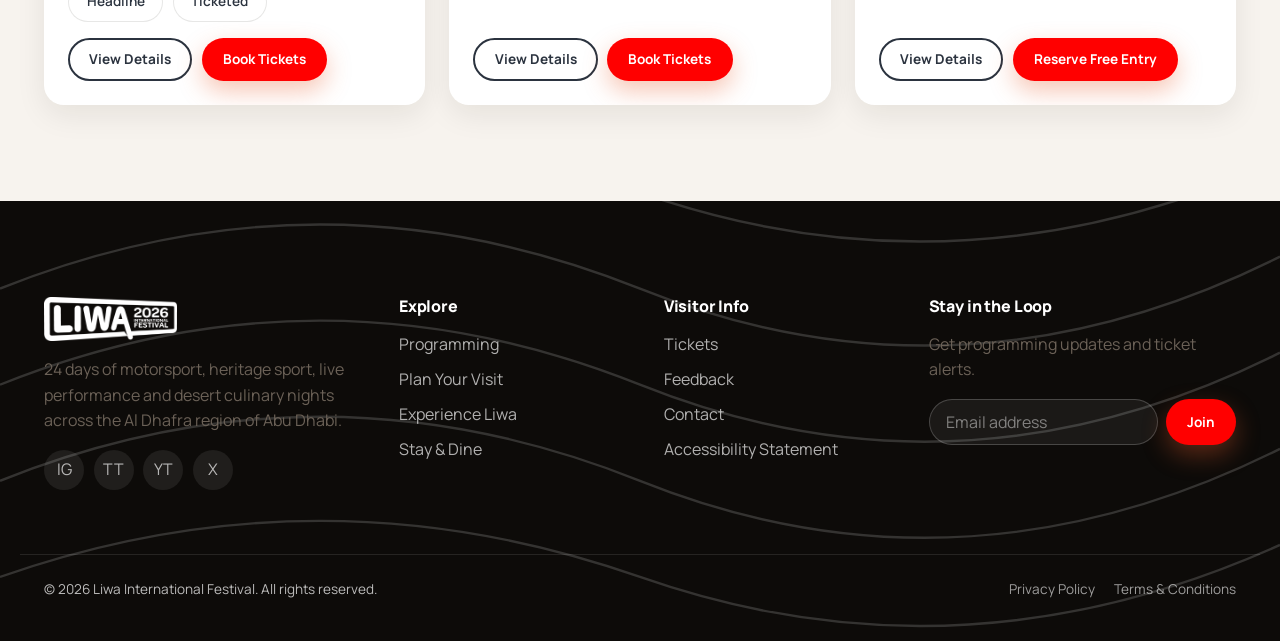
<file: programming.html>
<!DOCTYPE html>
<html lang="en" dir="ltr">
<head>
<meta charset="UTF-8">
<meta name="viewport" content="width=device-width, initial-scale=1.0">
<title>Festival Programming &amp; Schedule | Liwa International Festival</title>
<meta name="description" content="Search and filter the full Liwa International Festival schedule by category and date — motorsport, traditional sports, live performances, family, and culinary events.">
<link rel="canonical" href="https://www.liwainternationalfestival.ae/programming.html">
<meta property="og:type" content="website">
<meta property="og:title" content="Festival Programming &amp; Schedule | Liwa International Festival">
<meta property="og:description" content="Search and filter the full festival schedule — no PDF download required.">
<meta property="og:image" content="assets/ayala-stick-dance.jpg">
<meta property="og:url" content="https://www.liwainternationalfestival.ae/programming.html">
<meta name="twitter:card" content="summary_large_image">
<meta name="twitter:title" content="Festival Programming &amp; Schedule">
<meta name="twitter:description" content="Search and filter the full Liwa International Festival schedule.">
<meta name="twitter:image" content="assets/ayala-stick-dance.jpg">
<link rel="preconnect" href="https://fonts.googleapis.com">
<link rel="preconnect" href="https://fonts.gstatic.com" crossorigin>
<link href="https://fonts.googleapis.com/css2?family=Manrope:wght@400;500;600;700;800&family=Noto+Sans+Arabic:wght@400;500;600;700;800&display=swap" rel="stylesheet">
<link rel="stylesheet" href="styles.css">
</head>
<body>
<a class="skip-link" href="#main-content">Skip to main content</a>

<header class="site-header" id="site-header">
  <div class="container nav-wrap">
    <a href="index.html" class="brand" aria-label="Liwa International Festival, home">
      <img src="assets/logo-white.png" alt="Liwa International Festival" class="brand-logo">
      <small class="brand-dates">11 Dec 2026 – 3 Jan 2027 · Al Dhafra, Abu Dhabi</small>
    </a>
    <nav class="main-nav" id="main-nav" aria-label="Primary">
      <a href="index.html" data-i18n="nav.home">Home</a>
      <a href="programming.html" data-i18n="nav.programming">Programming</a>
      <a href="plan-your-visit.html" data-i18n="nav.plan">Plan Your Visit</a>
      <a href="the-trail.html" data-i18n="nav.experience">The Trail</a>
      <a href="stay-and-dine.html" data-i18n="nav.stay">Stay &amp; Dine</a>
      <a href="tickets.html" data-i18n="nav.tickets">Tickets</a>
      <a href="feedback.html" data-i18n="nav.feedback">Feedback</a>
      <a href="contact.html" data-i18n="nav.contact">Contact</a>
    </nav>
    <div class="header-actions">
      <button type="button" class="btn-icon" id="site-search-open" aria-haspopup="dialog" aria-controls="site-search-overlay" aria-label="Search the site">🔍</button>
      <div class="lang-switch" role="group" aria-label="Language switcher">
        <button type="button" data-lang="en" aria-pressed="true">EN</button>
        <button type="button" data-lang="ar" aria-pressed="false">AR</button>
      </div>
      <a href="tickets.html" class="btn btn--primary btn--sm" data-i18n="cta.bookTickets">Book Tickets</a>
      <button class="nav-toggle" aria-label="Open menu" aria-expanded="false" aria-controls="main-nav"><span class="bar"></span></button>
    </div>
  </div>
</header>

<main id="main-content">

  <section class="page-hero">
    <img src="assets/dirt-bike-night.jpg" alt="Motocross rider on the dune circuit, one of over 50 events across the festival's programming">
    <div class="contour-overlay"></div>
    <div class="container page-hero-content">
      <p class="breadcrumb"><a href="index.html">Home</a> / Programming</p>
      <h1>Festival Programming</h1>
      <p class="lede text-white">Search and filter every stage, workshop, and headline show. This digital schedule replaces the old Issuu PDF guide — everything here stays current and works on any device.</p>
    </div>
  </section>

  <section class="section">
    <div class="container">
      <div class="filter-bar reveal">
        <div class="search-box">
          <svg width="18" height="18" viewBox="0 0 24 24" fill="none" aria-hidden="true"><circle cx="11" cy="11" r="7" stroke="currentColor" stroke-width="2"/><path d="M21 21l-4.3-4.3" stroke="currentColor" stroke-width="2" stroke-linecap="round"/></svg>
          <label class="visually-hidden" for="event-search">Search events</label>
          <input type="search" id="event-search" placeholder="Search events, e.g. &quot;falconry&quot; or &quot;fireworks&quot;" class="form-control" aria-label="Search events by keyword">
        </div>
        <label class="visually-hidden" for="date-filter">Filter by date</label>
        <select id="date-filter" class="filter-select" aria-label="Filter events by date">
          <option value="all">Any Date</option>
          <option value="today">Today</option>
          <option value="week">This Week</option>
          <option value="month">This Month</option>
          <option value="2026-12">December 2026</option>
          <option value="2027-01">January 2027</option>
        </select>
      </div>
      <div class="filter-chips reveal" role="group" aria-label="Filter by category">
        <button class="chip" data-category="all" aria-pressed="true">All Categories</button>
        <button class="chip" data-category="live-performances" aria-pressed="false">Live Performances</button>
        <button class="chip" data-category="motorsport" aria-pressed="false">Motorsport</button>
        <button class="chip" data-category="traditional-sports" aria-pressed="false">Traditional Sports</button>
        <button class="chip" data-category="family" aria-pressed="false">Family</button>
        <button class="chip" data-category="culinary" aria-pressed="false">Culinary</button>
      </div>

      <!-- Skeleton loading state, shown briefly then swapped for the real grid -->
      <div id="events-skeleton" class="grid grid--3" aria-hidden="true">
        <div class="skeleton skeleton-card"></div>
        <div class="skeleton skeleton-card"></div>
        <div class="skeleton skeleton-card"></div>
        <div class="skeleton skeleton-card"></div>
        <div class="skeleton skeleton-card"></div>
        <div class="skeleton skeleton-card"></div>
      </div>

      <div id="event-grid" class="grid grid--3" hidden aria-live="polite"></div>
      <p id="events-empty" class="empty-state" hidden>No events match your search. Try a different keyword or clear the date filter.</p>
    </div>
  </section>

</main>

<footer class="site-footer">
  <div class="contour-overlay"></div>
  <div class="container footer-grid">
    <div>
      <a href="index.html" class="brand" aria-label="Liwa International Festival, home">
        <img src="assets/logo-white.png" alt="Liwa International Festival" class="brand-logo">
      </a>
      <p style="margin-top:1rem;max-width:320px">24 days of motorsport, heritage sport, live performance and desert culinary nights across the Al Dhafra region of Abu Dhabi.</p>
      <div class="social-row">
        <a href="https://instagram.com" aria-label="Liwa International Festival on Instagram" target="_blank" rel="noopener">IG</a>
        <a href="https://tiktok.com" aria-label="Liwa International Festival on TikTok" target="_blank" rel="noopener">TT</a>
        <a href="https://youtube.com" aria-label="Liwa International Festival on YouTube" target="_blank" rel="noopener">YT</a>
        <a href="https://x.com" aria-label="Liwa International Festival on X" target="_blank" rel="noopener">X</a>
      </div>
    </div>
    <div>
      <h4>Explore</h4>
      <ul>
        <li><a href="programming.html">Programming</a></li>
        <li><a href="plan-your-visit.html">Plan Your Visit</a></li>
        <li><a href="experience-liwa.html">Experience Liwa</a></li>
        <li><a href="stay-and-dine.html">Stay &amp; Dine</a></li>
      </ul>
    </div>
    <div>
      <h4>Visitor Info</h4>
      <ul>
        <li><a href="tickets.html">Tickets</a></li>
        <li><a href="feedback.html">Feedback</a></li>
        <li><a href="contact.html">Contact</a></li>
        <li><a href="contact.html#accessibility">Accessibility Statement</a></li>
      </ul>
    </div>
    <div>
      <h4>Stay in the Loop</h4>
      <p>Get programming updates and ticket alerts.</p>
      <form class="footer-newsletter-form newsletter-form" novalidate>
        <label class="visually-hidden" for="footer-newsletter-email">Email address</label>
        <input type="email" id="footer-newsletter-email" placeholder="Email address" required>
        <button class="btn btn--primary btn--sm" type="submit">Join</button>
      </form>
      <p class="newsletter-status" role="status" style="display:none;margin-top:0.5rem;color:var(--color-amber-gold);font-size:0.85rem"></p>
    </div>
  </div>
  <div class="container footer-bottom">
    <span>&copy; 2026 Liwa International Festival. <span data-i18n="footer.rights">All rights reserved.</span></span>
    <div>
      <a href="privacy.html">Privacy Policy</a>
      <a href="terms.html">Terms &amp; Conditions</a>
    </div>
  </div>
</footer>

<div class="panel-overlay" id="itinerary-overlay"></div>
<aside class="side-panel" id="itinerary-panel" aria-hidden="true" aria-label="My Itinerary panel">
  <div class="side-panel-header">
    <h3 data-i18n="itinerary.title" style="margin:0">My Itinerary</h3>
    <button class="btn-icon" id="itinerary-close" aria-label="Close itinerary panel">✕</button>
  </div>
  <div class="side-panel-body" id="itinerary-panel-body"></div>
  <div class="side-panel-footer">
    <a href="tickets.html" class="btn btn--primary btn--block">Proceed to Tickets</a>
  </div>
</aside>
<button class="itinerary-fab" aria-haspopup="dialog" aria-controls="itinerary-panel">
  <span>My Itinerary</span><span class="count-dot">0</span>
</button>

<div class="modal-overlay" id="lightbox-overlay" role="dialog" aria-modal="true" aria-label="Image gallery viewer">
  <div class="lightbox-content">
    <button class="lightbox-close" id="lightbox-close" aria-label="Close gallery">✕</button>
    <button class="lightbox-nav lightbox-prev" id="lightbox-prev" aria-label="Previous image">‹</button>
    <img id="lightbox-img" alt="">
    <button class="lightbox-nav lightbox-next" id="lightbox-next" aria-label="Next image">›</button>
    <p class="lightbox-caption" id="lightbox-caption"></p>
  </div>
</div>

<!-- ============ SITEWIDE SEARCH (shared) ============ -->
<div class="modal-overlay" id="site-search-overlay" role="dialog" aria-modal="true" aria-label="Site search">
  <div class="lightbox-content" style="max-width:640px">
    <button class="lightbox-close" id="site-search-close" aria-label="Close search">✕</button>
    <div style="background:var(--bg-surface);border-radius:var(--radius-card);padding:var(--space-md);max-height:80vh;overflow-y:auto">
      <div class="search-box" style="margin-bottom:var(--space-sm)">
        <svg width="18" height="18" viewBox="0 0 24 24" fill="none" aria-hidden="true"><circle cx="11" cy="11" r="7" stroke="currentColor" stroke-width="2"/><path d="M21 21l-4.3-4.3" stroke="currentColor" stroke-width="2" stroke-linecap="round"/></svg>
        <label class="visually-hidden" for="site-search-input">Search the site</label>
        <input type="search" id="site-search-input" class="form-control" placeholder="Search events, Trail stops, pages…" autocomplete="off">
      </div>
      <div id="site-search-results"></div>
    </div>
  </div>
</div>

<script src="script.js"></script>
</body>
</html>
</file>
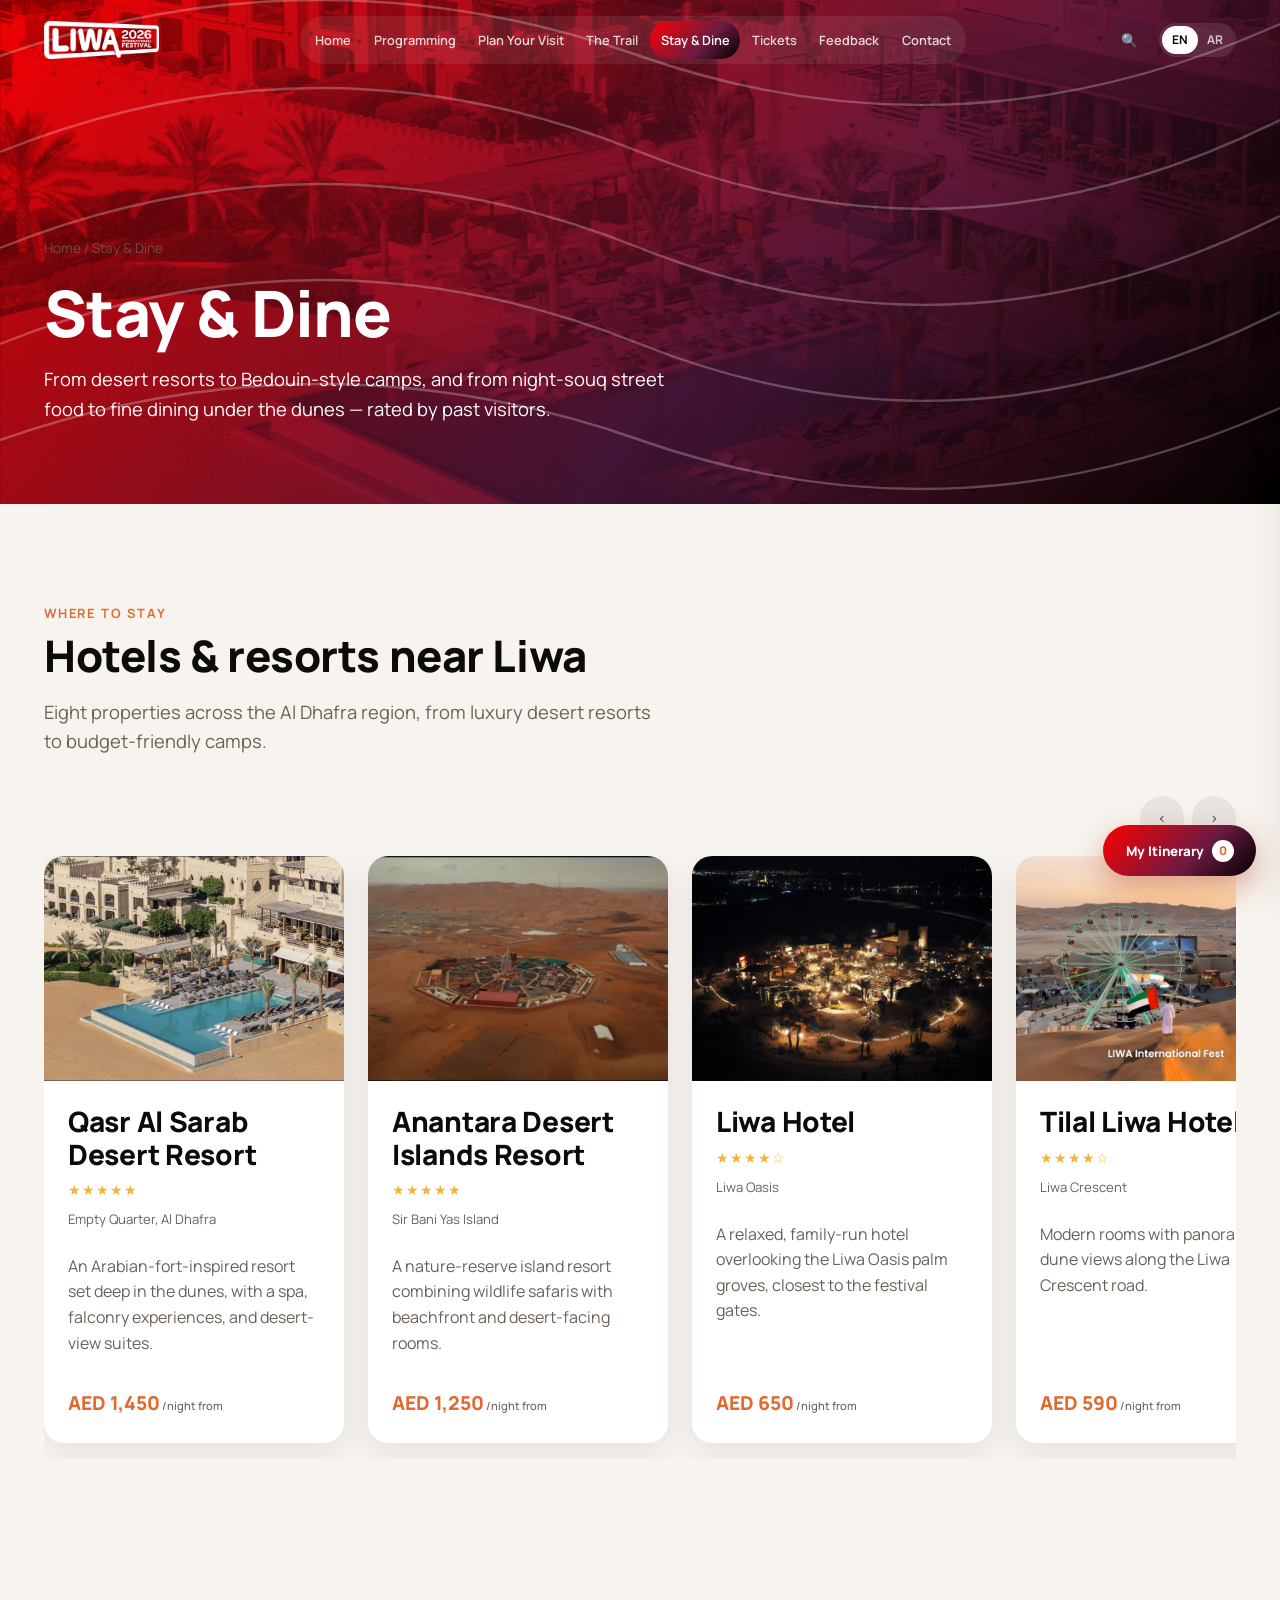
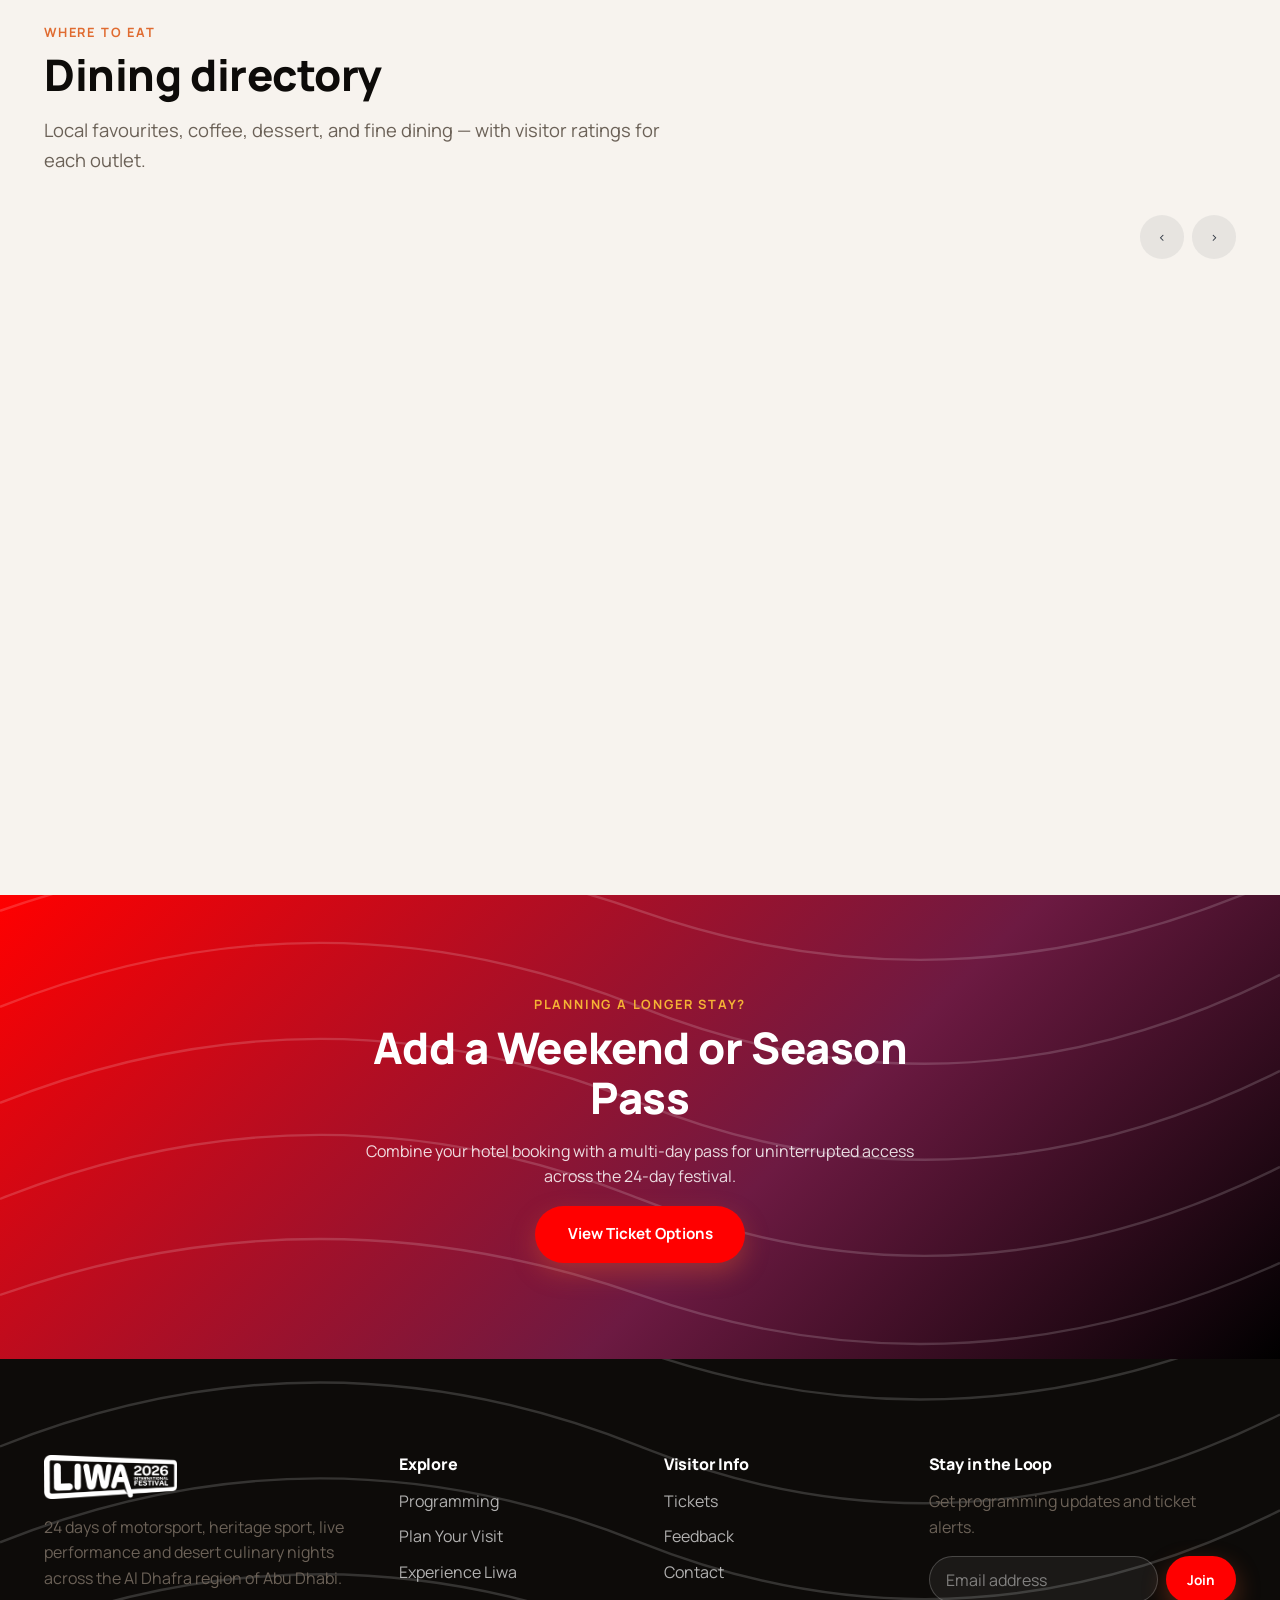
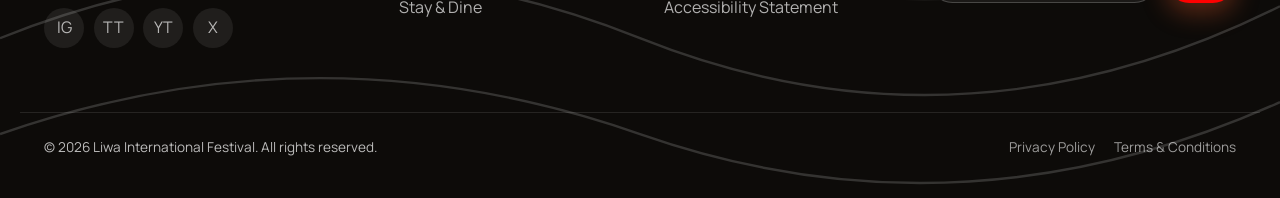
<file: stay-and-dine.html>
<!DOCTYPE html>
<html lang="en" dir="ltr">
<head>
<meta charset="UTF-8">
<meta name="viewport" content="width=device-width, initial-scale=1.0">
<title>Stay &amp; Dine | Liwa International Festival</title>
<meta name="description" content="Browse hotels near Liwa International Festival and the region's best dining outlets, complete with star ratings, from Bedouin classics to fine dining.">
<link rel="canonical" href="https://www.liwainternationalfestival.ae/stay-and-dine.html">
<meta property="og:type" content="website">
<meta property="og:title" content="Stay &amp; Dine | Liwa International Festival">
<meta property="og:description" content="Hotels and dining near Liwa International Festival, with star ratings.">
<meta property="og:image" content="assets/resort-pool-real.png">
<meta property="og:url" content="https://www.liwainternationalfestival.ae/stay-and-dine.html">
<meta name="twitter:card" content="summary_large_image">
<meta name="twitter:title" content="Stay &amp; Dine | Liwa International Festival">
<meta name="twitter:image" content="assets/resort-pool-real.png">
<link rel="preconnect" href="https://fonts.googleapis.com">
<link rel="preconnect" href="https://fonts.gstatic.com" crossorigin>
<link href="https://fonts.googleapis.com/css2?family=Manrope:wght@400;500;600;700;800&family=Noto+Sans+Arabic:wght@400;500;600;700;800&display=swap" rel="stylesheet">
<link rel="stylesheet" href="styles.css">
</head>
<body>
<a class="skip-link" href="#main-content">Skip to main content</a>

<header class="site-header" id="site-header">
  <div class="container nav-wrap">
    <a href="index.html" class="brand" aria-label="Liwa International Festival, home">
      <img src="assets/logo-white.png" alt="Liwa International Festival" class="brand-logo">
      <small class="brand-dates">11 Dec 2026 – 3 Jan 2027 · Al Dhafra, Abu Dhabi</small>
    </a>
    <nav class="main-nav" id="main-nav" aria-label="Primary">
      <a href="index.html" data-i18n="nav.home">Home</a>
      <a href="programming.html" data-i18n="nav.programming">Programming</a>
      <a href="plan-your-visit.html" data-i18n="nav.plan">Plan Your Visit</a>
      <a href="the-trail.html" data-i18n="nav.experience">The Trail</a>
      <a href="stay-and-dine.html" data-i18n="nav.stay">Stay &amp; Dine</a>
      <a href="tickets.html" data-i18n="nav.tickets">Tickets</a>
      <a href="feedback.html" data-i18n="nav.feedback">Feedback</a>
      <a href="contact.html" data-i18n="nav.contact">Contact</a>
    </nav>
    <div class="header-actions">
      <button type="button" class="btn-icon" id="site-search-open" aria-haspopup="dialog" aria-controls="site-search-overlay" aria-label="Search the site">🔍</button>
      <div class="lang-switch" role="group" aria-label="Language switcher">
        <button type="button" data-lang="en" aria-pressed="true">EN</button>
        <button type="button" data-lang="ar" aria-pressed="false">AR</button>
      </div>
      <a href="tickets.html" class="btn btn--primary btn--sm" data-i18n="cta.bookTickets">Book Tickets</a>
      <button class="nav-toggle" aria-label="Open menu" aria-expanded="false" aria-controls="main-nav"><span class="bar"></span></button>
    </div>
  </div>
</header>

<main id="main-content">

  <section class="page-hero">
    <img src="assets/resort-pool-real.png" alt="Desert resort infinity pool and fort-style terraces near the Liwa International Festival grounds">
    <div class="contour-overlay"></div>
    <div class="container page-hero-content">
      <p class="breadcrumb"><a href="index.html">Home</a> / Stay &amp; Dine</p>
      <h1>Stay &amp; Dine</h1>
      <p class="lede text-white">From desert resorts to Bedouin-style camps, and from night-souq street food to fine dining under the dunes — rated by past visitors.</p>
    </div>
  </section>

  <!-- ============ HOTELS ============ -->
  <section class="section">
    <div class="container">
      <div class="section-header reveal">
        <p class="eyebrow">Where to Stay</p>
        <h2>Hotels &amp; resorts near Liwa</h2>
        <p class="lede">Eight properties across the Al Dhafra region, from luxury desert resorts to budget-friendly camps.</p>
      </div>
      <div class="carousel-controls">
        <button class="btn-icon" data-carousel-target="hotels-carousel" data-dir="prev" aria-label="Scroll hotels left">‹</button>
        <button class="btn-icon" data-carousel-target="hotels-carousel" data-dir="next" aria-label="Scroll hotels right">›</button>
      </div>
      <div class="carousel" id="hotels-carousel" role="region" aria-label="Hotels and resorts carousel" tabindex="0"></div>
    </div>
  </section>

  <!-- ============ DINING ============ -->
  <section class="section section--tight" style="background:var(--color-cream)">
    <div class="container">
      <div class="section-header reveal">
        <p class="eyebrow">Where to Eat</p>
        <h2>Dining directory</h2>
        <p class="lede">Local favourites, coffee, dessert, and fine dining — with visitor ratings for each outlet.</p>
      </div>
      <div class="carousel-controls">
        <button class="btn-icon" data-carousel-target="dining-carousel" data-dir="prev" aria-label="Scroll dining outlets left">‹</button>
        <button class="btn-icon" data-carousel-target="dining-carousel" data-dir="next" aria-label="Scroll dining outlets right">›</button>
      </div>
      <div class="carousel" id="dining-carousel" role="region" aria-label="Dining outlets carousel" tabindex="0"></div>
    </div>
  </section>

  <section class="section section--gradient reveal">
    <div class="contour-overlay"></div>
    <div class="container" style="position:relative;z-index:1;text-align:center;max-width:640px">
      <p class="eyebrow">Planning a Longer Stay?</p>
      <h2>Add a Weekend or Season Pass</h2>
      <p>Combine your hotel booking with a multi-day pass for uninterrupted access across the 24-day festival.</p>
      <a href="tickets.html" class="btn btn--primary">View Ticket Options</a>
    </div>
  </section>

</main>

<footer class="site-footer">
  <div class="contour-overlay"></div>
  <div class="container footer-grid">
    <div>
      <a href="index.html" class="brand" aria-label="Liwa International Festival, home">
        <img src="assets/logo-white.png" alt="Liwa International Festival" class="brand-logo">
      </a>
      <p style="margin-top:1rem;max-width:320px">24 days of motorsport, heritage sport, live performance and desert culinary nights across the Al Dhafra region of Abu Dhabi.</p>
      <div class="social-row">
        <a href="https://instagram.com" aria-label="Liwa International Festival on Instagram" target="_blank" rel="noopener">IG</a>
        <a href="https://tiktok.com" aria-label="Liwa International Festival on TikTok" target="_blank" rel="noopener">TT</a>
        <a href="https://youtube.com" aria-label="Liwa International Festival on YouTube" target="_blank" rel="noopener">YT</a>
        <a href="https://x.com" aria-label="Liwa International Festival on X" target="_blank" rel="noopener">X</a>
      </div>
    </div>
    <div>
      <h4>Explore</h4>
      <ul>
        <li><a href="programming.html">Programming</a></li>
        <li><a href="plan-your-visit.html">Plan Your Visit</a></li>
        <li><a href="experience-liwa.html">Experience Liwa</a></li>
        <li><a href="stay-and-dine.html">Stay &amp; Dine</a></li>
      </ul>
    </div>
    <div>
      <h4>Visitor Info</h4>
      <ul>
        <li><a href="tickets.html">Tickets</a></li>
        <li><a href="feedback.html">Feedback</a></li>
        <li><a href="contact.html">Contact</a></li>
        <li><a href="contact.html#accessibility">Accessibility Statement</a></li>
      </ul>
    </div>
    <div>
      <h4>Stay in the Loop</h4>
      <p>Get programming updates and ticket alerts.</p>
      <form class="footer-newsletter-form newsletter-form" novalidate>
        <label class="visually-hidden" for="footer-newsletter-email">Email address</label>
        <input type="email" id="footer-newsletter-email" placeholder="Email address" required>
        <button class="btn btn--primary btn--sm" type="submit">Join</button>
      </form>
      <p class="newsletter-status" role="status" style="display:none;margin-top:0.5rem;color:var(--color-amber-gold);font-size:0.85rem"></p>
    </div>
  </div>
  <div class="container footer-bottom">
    <span>&copy; 2026 Liwa International Festival. <span data-i18n="footer.rights">All rights reserved.</span></span>
    <div>
      <a href="privacy.html">Privacy Policy</a>
      <a href="terms.html">Terms &amp; Conditions</a>
    </div>
  </div>
</footer>

<div class="panel-overlay" id="itinerary-overlay"></div>
<aside class="side-panel" id="itinerary-panel" aria-hidden="true" aria-label="My Itinerary panel">
  <div class="side-panel-header">
    <h3 data-i18n="itinerary.title" style="margin:0">My Itinerary</h3>
    <button class="btn-icon" id="itinerary-close" aria-label="Close itinerary panel">✕</button>
  </div>
  <div class="side-panel-body" id="itinerary-panel-body"></div>
  <div class="side-panel-footer">
    <a href="tickets.html" class="btn btn--primary btn--block">Proceed to Tickets</a>
  </div>
</aside>
<button class="itinerary-fab" aria-haspopup="dialog" aria-controls="itinerary-panel">
  <span>My Itinerary</span><span class="count-dot">0</span>
</button>

<div class="modal-overlay" id="lightbox-overlay" role="dialog" aria-modal="true" aria-label="Image gallery viewer">
  <div class="lightbox-content">
    <button class="lightbox-close" id="lightbox-close" aria-label="Close gallery">✕</button>
    <button class="lightbox-nav lightbox-prev" id="lightbox-prev" aria-label="Previous image">‹</button>
    <img id="lightbox-img" alt="">
    <button class="lightbox-nav lightbox-next" id="lightbox-next" aria-label="Next image">›</button>
    <p class="lightbox-caption" id="lightbox-caption"></p>
  </div>
</div>

<!-- ============ SITEWIDE SEARCH (shared) ============ -->
<div class="modal-overlay" id="site-search-overlay" role="dialog" aria-modal="true" aria-label="Site search">
  <div class="lightbox-content" style="max-width:640px">
    <button class="lightbox-close" id="site-search-close" aria-label="Close search">✕</button>
    <div style="background:var(--bg-surface);border-radius:var(--radius-card);padding:var(--space-md);max-height:80vh;overflow-y:auto">
      <div class="search-box" style="margin-bottom:var(--space-sm)">
        <svg width="18" height="18" viewBox="0 0 24 24" fill="none" aria-hidden="true"><circle cx="11" cy="11" r="7" stroke="currentColor" stroke-width="2"/><path d="M21 21l-4.3-4.3" stroke="currentColor" stroke-width="2" stroke-linecap="round"/></svg>
        <label class="visually-hidden" for="site-search-input">Search the site</label>
        <input type="search" id="site-search-input" class="form-control" placeholder="Search events, Trail stops, pages…" autocomplete="off">
      </div>
      <div id="site-search-results"></div>
    </div>
  </div>
</div>

<script src="script.js"></script>
</body>
</html>
</file>
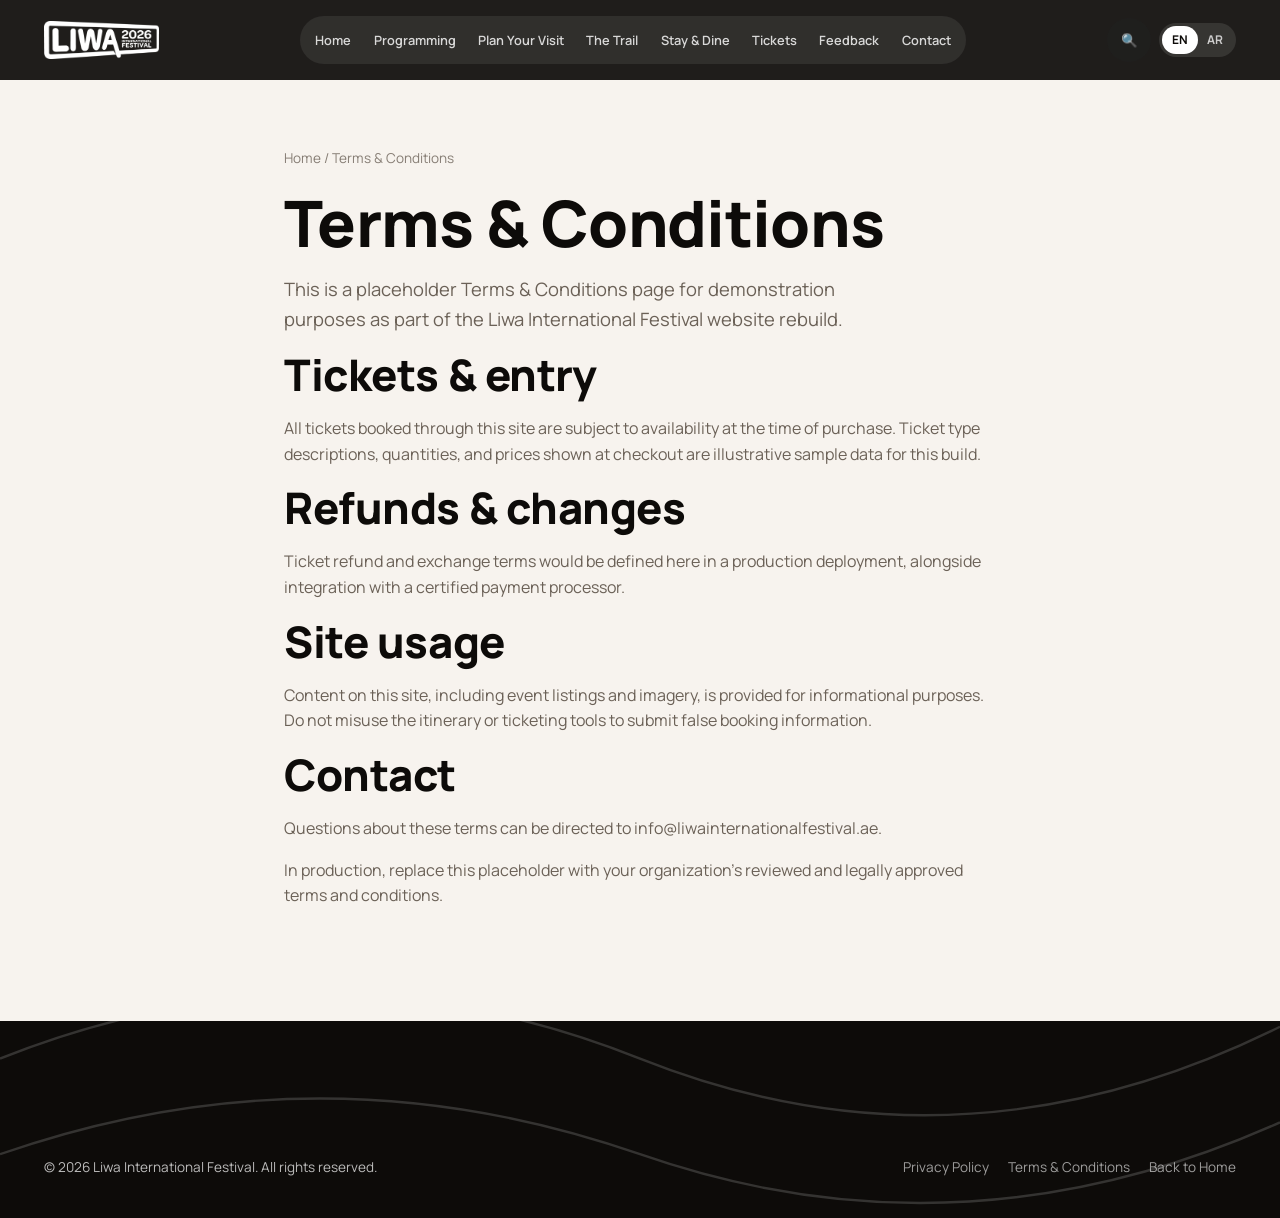
<file: terms.html>
<!DOCTYPE html>
<html lang="en" dir="ltr">
<head>
<meta charset="UTF-8">
<meta name="viewport" content="width=device-width, initial-scale=1.0">
<title>Terms &amp; Conditions | Liwa International Festival</title>
<meta name="description" content="Terms and Conditions for Liwa International Festival, including ticketing, entry, and site-usage terms.">
<link rel="canonical" href="https://www.liwainternationalfestival.ae/terms.html">
<meta property="og:type" content="website">
<meta property="og:title" content="Terms &amp; Conditions | Liwa International Festival">
<meta property="og:description" content="Ticketing, entry, and site-usage terms for Liwa International Festival.">
<meta property="og:image" content="assets/liwa-sign-planes.jpg">
<meta property="og:url" content="https://www.liwainternationalfestival.ae/terms.html">
<meta name="twitter:card" content="summary_large_image">
<meta name="twitter:title" content="Terms &amp; Conditions | Liwa International Festival">
<meta name="twitter:image" content="assets/liwa-sign-planes.jpg">
<link rel="preconnect" href="https://fonts.googleapis.com">
<link rel="preconnect" href="https://fonts.gstatic.com" crossorigin>
<link href="https://fonts.googleapis.com/css2?family=Manrope:wght@400;500;600;700;800&family=Noto+Sans+Arabic:wght@400;500;600;700;800&display=swap" rel="stylesheet">
<link rel="stylesheet" href="styles.css">
</head>
<body>
<a class="skip-link" href="#main-content">Skip to main content</a>

<header class="site-header is-solid" id="site-header">
  <div class="container nav-wrap">
    <a href="index.html" class="brand" aria-label="Liwa International Festival, home">
      <img src="assets/logo-white.png" alt="Liwa International Festival" class="brand-logo">
      <small class="brand-dates">11 Dec 2026 – 3 Jan 2027 · Al Dhafra, Abu Dhabi</small>
    </a>
    <nav class="main-nav" id="main-nav" aria-label="Primary">
      <a href="index.html" data-i18n="nav.home">Home</a>
      <a href="programming.html" data-i18n="nav.programming">Programming</a>
      <a href="plan-your-visit.html" data-i18n="nav.plan">Plan Your Visit</a>
      <a href="the-trail.html" data-i18n="nav.experience">The Trail</a>
      <a href="stay-and-dine.html" data-i18n="nav.stay">Stay &amp; Dine</a>
      <a href="tickets.html" data-i18n="nav.tickets">Tickets</a>
      <a href="feedback.html" data-i18n="nav.feedback">Feedback</a>
      <a href="contact.html" data-i18n="nav.contact">Contact</a>
    </nav>
    <div class="header-actions">
      <button type="button" class="btn-icon" id="site-search-open" aria-haspopup="dialog" aria-controls="site-search-overlay" aria-label="Search the site">🔍</button>
      <div class="lang-switch" role="group" aria-label="Language switcher">
        <button type="button" data-lang="en" aria-pressed="true">EN</button>
        <button type="button" data-lang="ar" aria-pressed="false">AR</button>
      </div>
      <a href="tickets.html" class="btn btn--primary btn--sm" data-i18n="cta.bookTickets">Book Tickets</a>
      <button class="nav-toggle" aria-label="Open menu" aria-expanded="false" aria-controls="main-nav"><span class="bar"></span></button>
    </div>
  </div>
</header>

<main id="main-content">
  <section class="section" style="padding-top:calc(var(--header-height) + var(--space-xl))">
    <div class="container" style="max-width:760px">
      <p class="breadcrumb"><a href="index.html">Home</a> / Terms &amp; Conditions</p>
      <h1>Terms &amp; Conditions</h1>
      <p class="lede">This is a placeholder Terms &amp; Conditions page for demonstration purposes as part of the Liwa International Festival website rebuild.</p>

      <h2>Tickets &amp; entry</h2>
      <p>All tickets booked through this site are subject to availability at the time of purchase. Ticket type descriptions, quantities, and prices shown at checkout are illustrative sample data for this build.</p>

      <h2>Refunds &amp; changes</h2>
      <p>Ticket refund and exchange terms would be defined here in a production deployment, alongside integration with a certified payment processor.</p>

      <h2>Site usage</h2>
      <p>Content on this site, including event listings and imagery, is provided for informational purposes. Do not misuse the itinerary or ticketing tools to submit false booking information.</p>

      <h2>Contact</h2>
      <p>Questions about these terms can be directed to info@liwainternationalfestival.ae.</p>

      <p class="hint">In production, replace this placeholder with your organization's reviewed and legally approved terms and conditions.</p>
    </div>
  </section>
</main>

<footer class="site-footer">
  <div class="contour-overlay"></div>
  <div class="container footer-bottom" style="border-top:none;margin-top:0;padding-top:var(--space-lg)">
    <span>&copy; 2026 Liwa International Festival. All rights reserved.</span>
    <div>
      <a href="privacy.html">Privacy Policy</a>
      <a href="terms.html">Terms &amp; Conditions</a>
      <a href="index.html">Back to Home</a>
    </div>
  </div>
</footer>

<!-- ============ SITEWIDE SEARCH (shared) ============ -->
<div class="modal-overlay" id="site-search-overlay" role="dialog" aria-modal="true" aria-label="Site search">
  <div class="lightbox-content" style="max-width:640px">
    <button class="lightbox-close" id="site-search-close" aria-label="Close search">✕</button>
    <div style="background:var(--bg-surface);border-radius:var(--radius-card);padding:var(--space-md);max-height:80vh;overflow-y:auto">
      <div class="search-box" style="margin-bottom:var(--space-sm)">
        <svg width="18" height="18" viewBox="0 0 24 24" fill="none" aria-hidden="true"><circle cx="11" cy="11" r="7" stroke="currentColor" stroke-width="2"/><path d="M21 21l-4.3-4.3" stroke="currentColor" stroke-width="2" stroke-linecap="round"/></svg>
        <label class="visually-hidden" for="site-search-input">Search the site</label>
        <input type="search" id="site-search-input" class="form-control" placeholder="Search events, Trail stops, pages…" autocomplete="off">
      </div>
      <div id="site-search-results"></div>
    </div>
  </div>
</div>

<script src="script.js"></script>
</body>
</html>
</file>
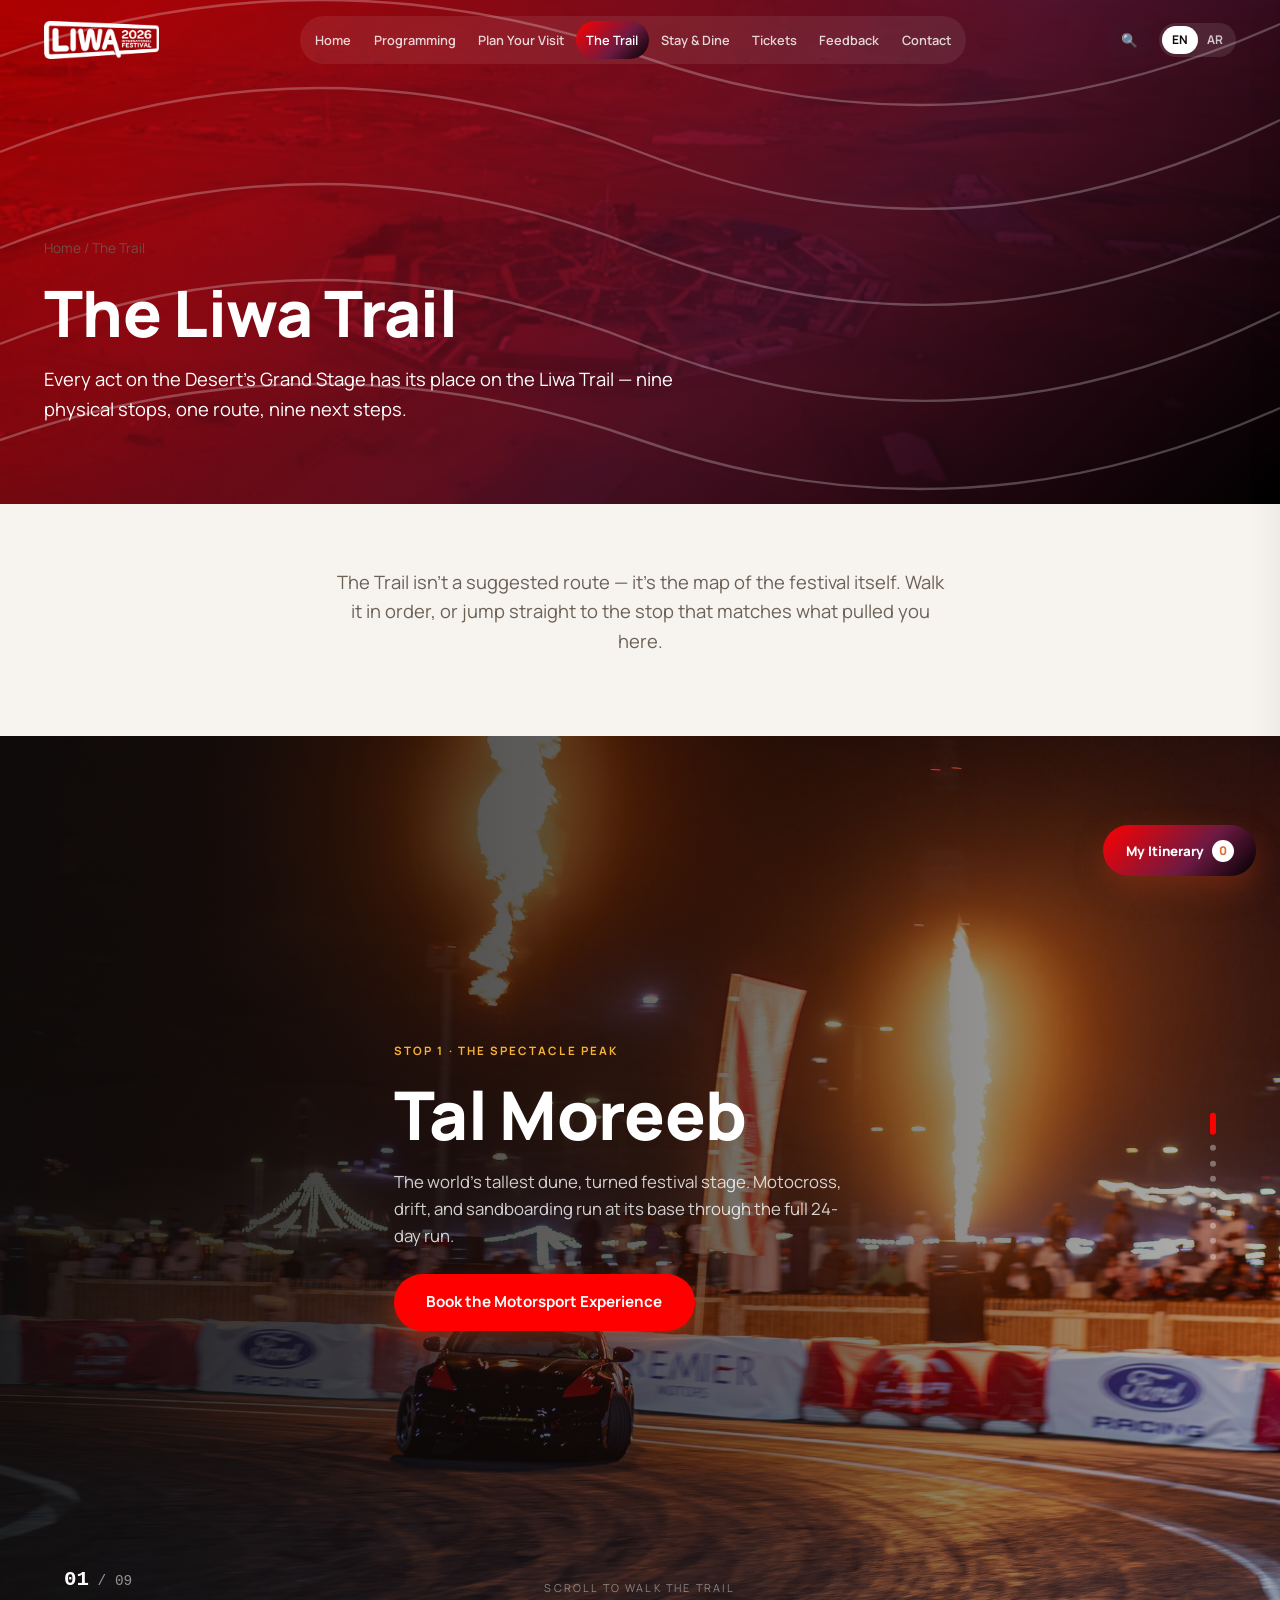
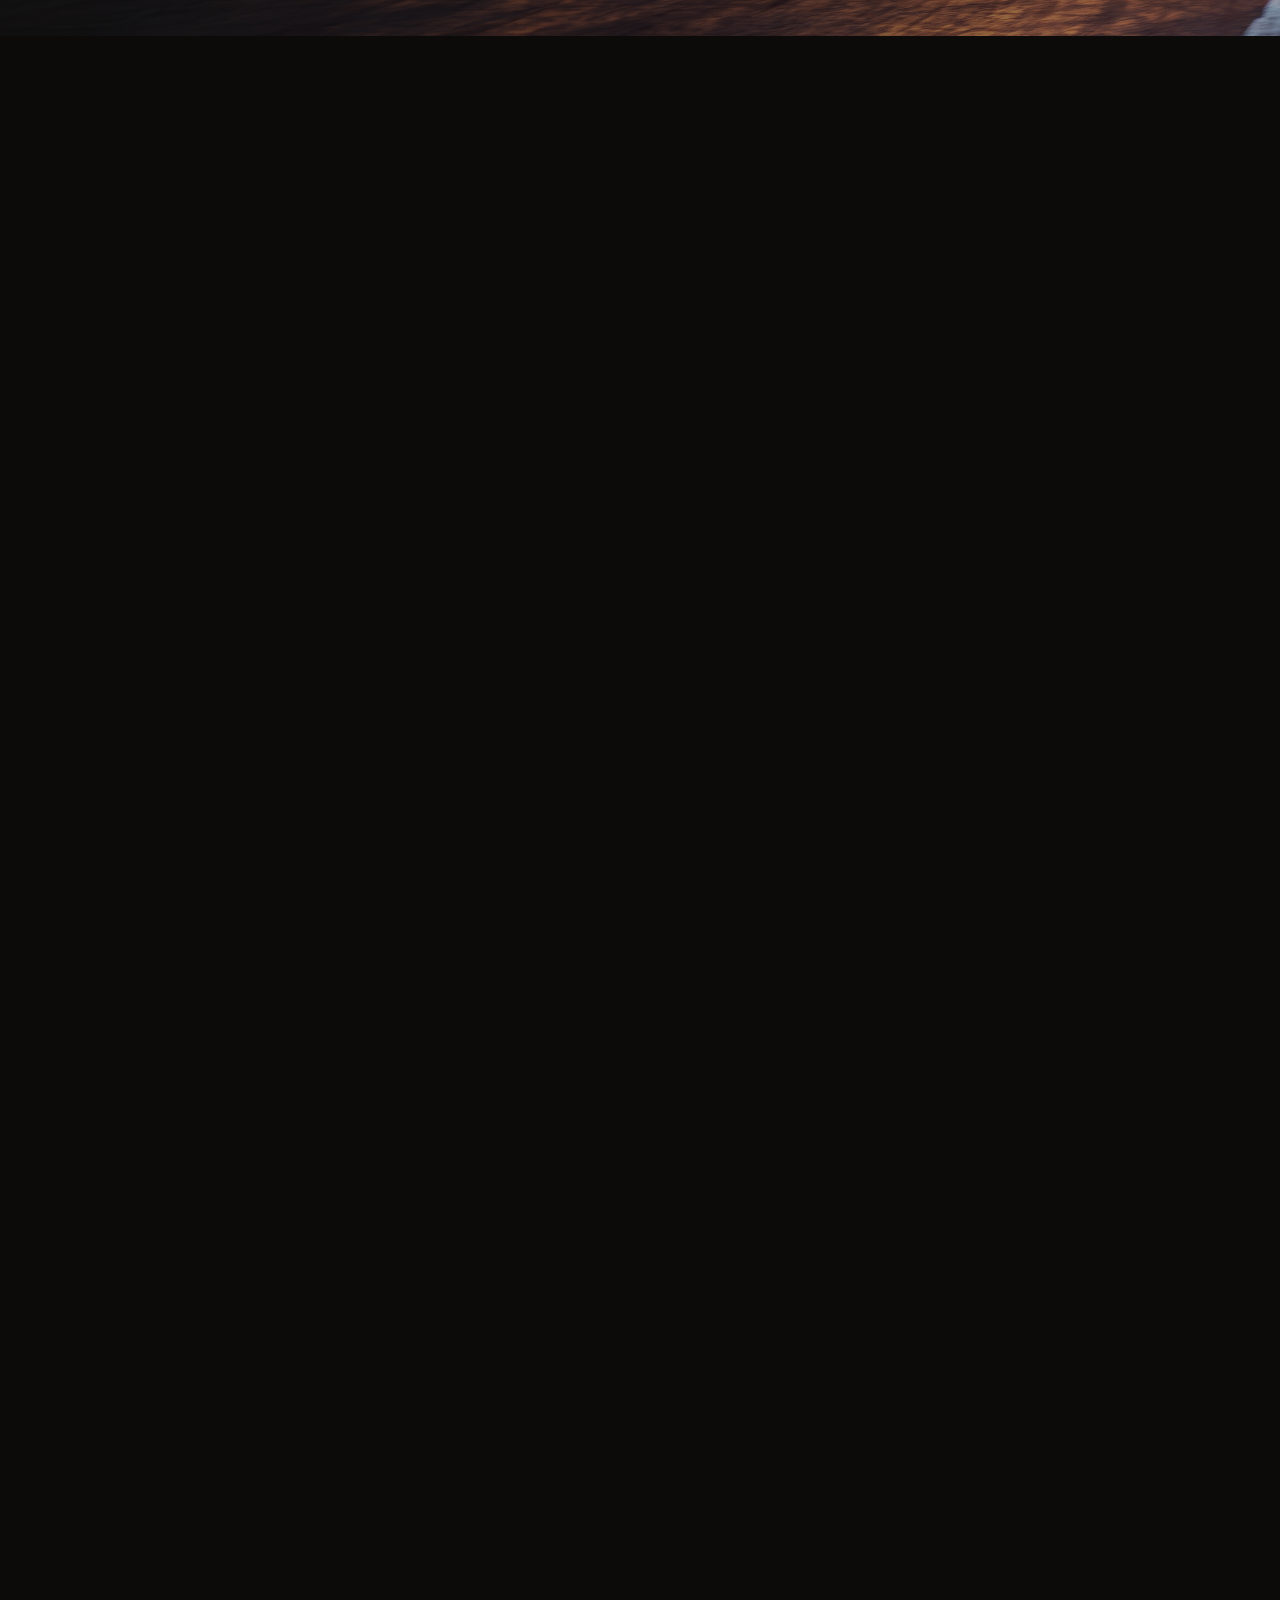
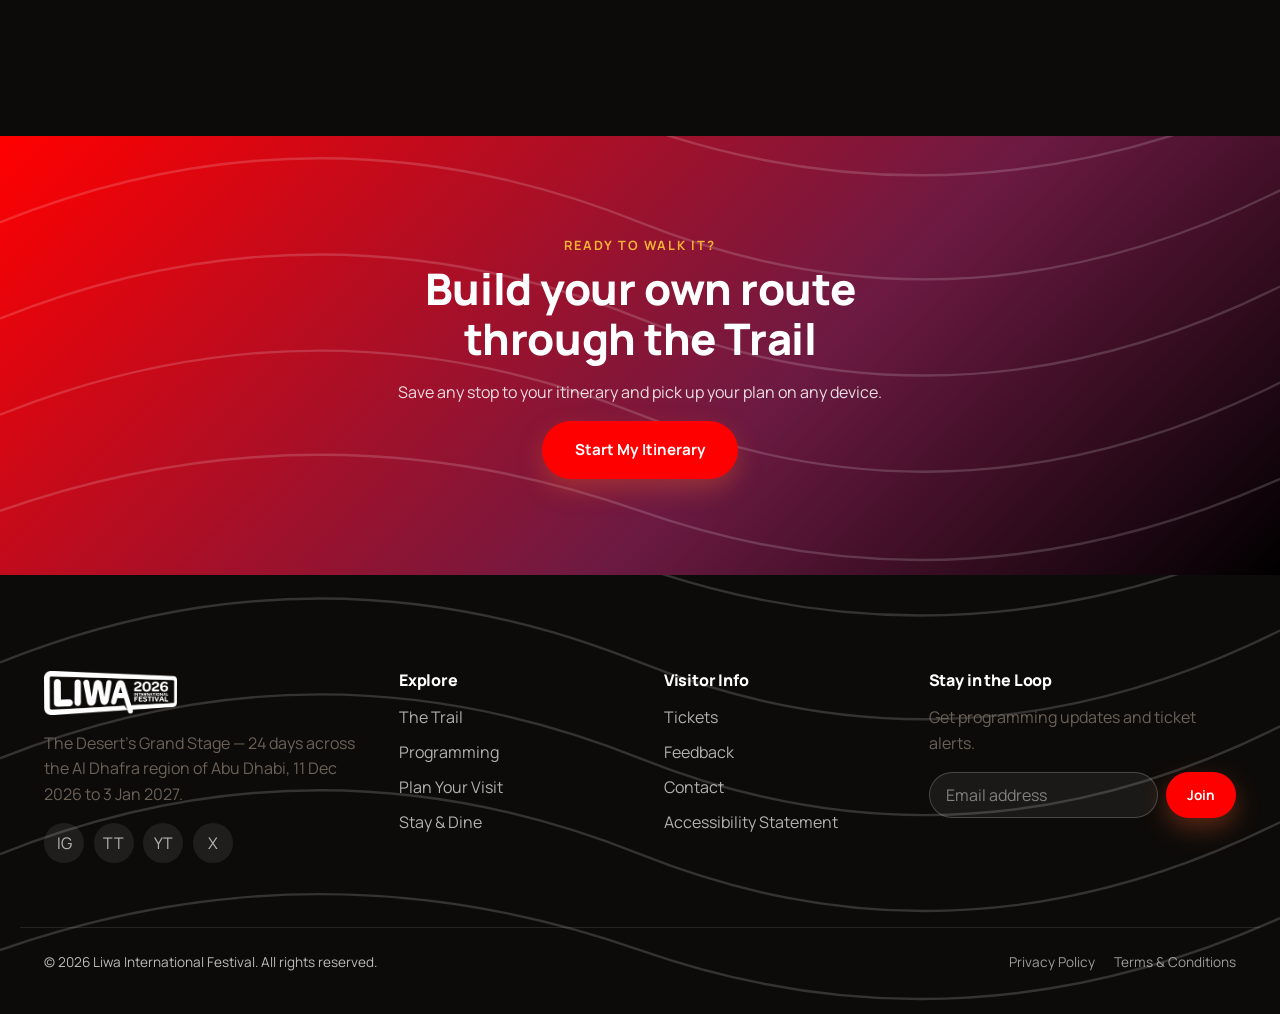
<file: the-trail.html>
<!DOCTYPE html>
<html lang="en" dir="ltr">
<head>
<meta charset="UTF-8">
<meta name="viewport" content="width=device-width, initial-scale=1.0">
<title>The Liwa Trail | Nine Stops, One Journey | Liwa International Festival</title>
<meta name="description" content="The Liwa Trail connects nine Festival assets — Tal Moreeb, Liwa Walk, the Accommodation Site, the Liwa Sign, the Helipad, the Five Forts, the Cultural Activation Space, Festival Programming, and Liwa Village — into one journey.">
<link rel="canonical" href="https://www.liwainternationalfestival.ae/the-trail.html">
<meta property="og:type" content="website">
<meta property="og:title" content="The Liwa Trail | Liwa International Festival">
<meta property="og:description" content="Nine Festival assets, one journey across Al Dhafra.">
<meta property="og:image" content="assets/liwa-sign-planes.jpg">
<meta property="og:url" content="https://www.liwainternationalfestival.ae/the-trail.html">
<meta name="twitter:card" content="summary_large_image">
<meta name="twitter:title" content="The Liwa Trail | Liwa International Festival">
<meta name="twitter:image" content="assets/liwa-sign-planes.jpg">
<link rel="preconnect" href="https://fonts.googleapis.com">
<link rel="preconnect" href="https://fonts.gstatic.com" crossorigin>
<link href="https://fonts.googleapis.com/css2?family=Manrope:wght@400;500;600;700;800&family=Noto+Sans+Arabic:wght@400;500;600;700;800&display=swap" rel="stylesheet">
<link rel="stylesheet" href="styles.css">
</head>
<body>
<a class="skip-link" href="#main-content">Skip to main content</a>

<header class="site-header" id="site-header">
  <div class="container nav-wrap">
    <a href="index.html" class="brand" aria-label="Liwa International Festival, home">
      <img src="assets/logo-white.png" alt="Liwa International Festival" class="brand-logo">
      <small class="brand-dates">11 Dec 2026 – 3 Jan 2027 · Al Dhafra, Abu Dhabi</small>
    </a>
    <nav class="main-nav" id="main-nav" aria-label="Primary">
      <a href="index.html" data-i18n="nav.home">Home</a>
      <a href="programming.html" data-i18n="nav.programming">Programming</a>
      <a href="plan-your-visit.html" data-i18n="nav.plan">Plan Your Visit</a>
      <a href="the-trail.html" data-i18n="nav.experience">The Trail</a>
      <a href="stay-and-dine.html" data-i18n="nav.stay">Stay &amp; Dine</a>
      <a href="tickets.html" data-i18n="nav.tickets">Tickets</a>
      <a href="feedback.html" data-i18n="nav.feedback">Feedback</a>
      <a href="contact.html" data-i18n="nav.contact">Contact</a>
    </nav>
    <div class="header-actions">
      <button type="button" class="btn-icon" id="site-search-open" aria-haspopup="dialog" aria-controls="site-search-overlay" aria-label="Search the site">🔍</button>
      <div class="lang-switch" role="group" aria-label="Language switcher">
        <button type="button" data-lang="en" aria-pressed="true">EN</button>
        <button type="button" data-lang="ar" aria-pressed="false">AR</button>
      </div>
      <a href="tickets.html" class="btn btn--primary btn--sm" data-i18n="cta.bookTickets">Book Tickets</a>
      <button class="nav-toggle" aria-label="Open menu" aria-expanded="false" aria-controls="main-nav"><span class="bar"></span></button>
    </div>
  </div>
</header>

<main id="main-content">

  <section class="page-hero" style="min-height:56vh">
    <img src="assets/village-aerial-day.jpg" alt="Aerial daytime view of the octagonal Liwa Village grounds surrounded by red dunes, the hub of the Liwa Trail">
    <div class="contour-overlay"></div>
    <div class="container page-hero-content">
      <p class="breadcrumb"><a href="index.html">Home</a> / The Trail</p>
      <h1>The Liwa Trail</h1>
      <p class="lede text-white" style="max-width:640px">Every act on the Desert's Grand Stage has its place on the Liwa Trail — nine physical stops, one route, nine next steps.</p>
    </div>
  </section>

  <section class="section section--tight">
    <div class="container" style="max-width:720px;text-align:center">
      <p class="lede reveal" style="margin-inline:auto">The Trail isn't a suggested route — it's the map of the festival itself. Walk it in order, or jump straight to the stop that matches what pulled you here.</p>
    </div>
  </section>

  <!-- ============ NINE TRAIL STOPS — scroll-driven cinema strip ============ -->
  <section id="trail-cinema" aria-label="The nine Trail stops — scroll to walk through each one">
    <div class="trail-cinema-sticky">
      <div class="trail-cinema-bg is-active" data-stop="0" style="background-image:url('assets/drift-flames-night.jpg')"></div>
      <div class="trail-cinema-bg" data-stop="1" style="background-image:url('assets/rally-track-aerial.jpg')"></div>
      <div class="trail-cinema-bg" data-stop="2" style="background-image:url('assets/resort-pool-real.png')"></div>
      <div class="trail-cinema-bg" data-stop="3" style="background-image:url('assets/liwa-sign-planes.jpg')"></div>
      <div class="trail-cinema-bg" data-stop="4" style="background-image:url('assets/helipad-real.jpg')"></div>
      <div class="trail-cinema-bg" data-stop="5" style="background-image:url('assets/five-forts-2.jpg')"></div>
      <div class="trail-cinema-bg" data-stop="6" style="background-image:url('assets/dunes-challenge-activation.jpg')"></div>
      <div class="trail-cinema-bg" data-stop="7" style="background-image:url('assets/ayala-stick-dance.jpg')"></div>
      <div class="trail-cinema-bg" data-stop="8" style="background-image:url('assets/night-market.jpg')"></div>

      <div class="container trail-cinema-content">
        <span class="trail-cinema-tag" data-trail-tag>Stop 1 · The Spectacle Peak</span>
        <h2 class="trail-cinema-title text-white" data-trail-title>Tal Moreeb</h2>
        <p class="trail-cinema-body" data-trail-body>The world's tallest dune, turned festival stage. Motocross, drift, and sandboarding run at its base through the full 24-day run.</p>
        <div data-trail-cta></div>
      </div>

      <div class="trail-cinema-dots" role="tablist" aria-label="Jump to a Trail stop">
        <button class="trail-cinema-dot is-active" data-goto="0" aria-label="Stop 1, Tal Moreeb"></button>
        <button class="trail-cinema-dot" data-goto="1" aria-label="Stop 2, Liwa Walk"></button>
        <button class="trail-cinema-dot" data-goto="2" aria-label="Stop 3, Accommodation Site"></button>
        <button class="trail-cinema-dot" data-goto="3" aria-label="Stop 4, Liwa Sign"></button>
        <button class="trail-cinema-dot" data-goto="4" aria-label="Stop 5, Helipad"></button>
        <button class="trail-cinema-dot" data-goto="5" aria-label="Stop 6, Five Forts"></button>
        <button class="trail-cinema-dot" data-goto="6" aria-label="Stop 7, Cultural Activation Space"></button>
        <button class="trail-cinema-dot" data-goto="7" aria-label="Stop 8, Festival Programming"></button>
        <button class="trail-cinema-dot" data-goto="8" aria-label="Stop 9, Liwa Village"></button>
      </div>
      <div class="trail-cinema-counter"><b data-trail-cur>01</b> / 09</div>
      <div class="trail-cinema-hint" aria-hidden="true">Scroll to walk the Trail</div>
    </div>

    <div class="trail-cinema-spacer" data-spacer="0"></div>
    <div class="trail-cinema-spacer" data-spacer="1"></div>
    <div class="trail-cinema-spacer" data-spacer="2"></div>
    <div class="trail-cinema-spacer" data-spacer="3"></div>
    <div class="trail-cinema-spacer" data-spacer="4"></div>
    <div class="trail-cinema-spacer" data-spacer="5"></div>
    <div class="trail-cinema-spacer" data-spacer="6"></div>
    <div class="trail-cinema-spacer" data-spacer="7"></div>
    <div class="trail-cinema-spacer" data-spacer="8"></div>
  </section>

  <section class="section section--gradient reveal">
    <div class="contour-overlay"></div>
    <div class="container" style="position:relative;z-index:1;max-width:640px;text-align:center">
      <p class="eyebrow">Ready to Walk It?</p>
      <h2>Build your own route through the Trail</h2>
      <p style="color:rgba(255,255,255,0.85)">Save any stop to your itinerary and pick up your plan on any device.</p>
      <a href="plan-your-visit.html" class="btn btn--primary">Start My Itinerary</a>
    </div>
  </section>

</main>

<footer class="site-footer">
  <div class="contour-overlay"></div>
  <div class="container footer-grid">
    <div>
      <a href="index.html" class="brand" aria-label="Liwa International Festival, home">
        <img src="assets/logo-white.png" alt="Liwa International Festival" class="brand-logo">
      </a>
      <p style="margin-top:1rem;max-width:320px">The Desert's Grand Stage — 24 days across the Al Dhafra region of Abu Dhabi, 11 Dec 2026 to 3 Jan 2027.</p>
      <div class="social-row">
        <a href="https://instagram.com" aria-label="Liwa International Festival on Instagram" target="_blank" rel="noopener">IG</a>
        <a href="https://tiktok.com" aria-label="Liwa International Festival on TikTok" target="_blank" rel="noopener">TT</a>
        <a href="https://youtube.com" aria-label="Liwa International Festival on YouTube" target="_blank" rel="noopener">YT</a>
        <a href="https://x.com" aria-label="Liwa International Festival on X" target="_blank" rel="noopener">X</a>
      </div>
    </div>
    <div>
      <h4>Explore</h4>
      <ul>
        <li><a href="the-trail.html">The Trail</a></li>
        <li><a href="programming.html">Programming</a></li>
        <li><a href="plan-your-visit.html">Plan Your Visit</a></li>
        <li><a href="stay-and-dine.html">Stay &amp; Dine</a></li>
      </ul>
    </div>
    <div>
      <h4>Visitor Info</h4>
      <ul>
        <li><a href="tickets.html">Tickets</a></li>
        <li><a href="feedback.html">Feedback</a></li>
        <li><a href="contact.html">Contact</a></li>
        <li><a href="contact.html#accessibility">Accessibility Statement</a></li>
      </ul>
    </div>
    <div>
      <h4>Stay in the Loop</h4>
      <p>Get programming updates and ticket alerts.</p>
      <form class="footer-newsletter-form newsletter-form" novalidate>
        <label class="visually-hidden" for="footer-newsletter-email">Email address</label>
        <input type="email" id="footer-newsletter-email" placeholder="Email address" required>
        <button class="btn btn--primary btn--sm" type="submit">Join</button>
      </form>
      <p class="newsletter-status" role="status" style="display:none;margin-top:0.5rem;color:var(--color-amber-gold);font-size:0.85rem"></p>
    </div>
  </div>
  <div class="container footer-bottom">
    <span>&copy; 2026 Liwa International Festival. <span data-i18n="footer.rights">All rights reserved.</span></span>
    <div>
      <a href="privacy.html">Privacy Policy</a>
      <a href="terms.html">Terms &amp; Conditions</a>
    </div>
  </div>
</footer>

<div class="panel-overlay" id="itinerary-overlay"></div>
<aside class="side-panel" id="itinerary-panel" aria-hidden="true" aria-label="My Itinerary panel">
  <div class="side-panel-header">
    <h3 data-i18n="itinerary.title" style="margin:0">My Itinerary</h3>
    <button class="btn-icon" id="itinerary-close" aria-label="Close itinerary panel">✕</button>
  </div>
  <div class="side-panel-body" id="itinerary-panel-body"></div>
  <div class="side-panel-footer">
    <a href="tickets.html" class="btn btn--primary btn--block">Proceed to Tickets</a>
  </div>
</aside>
<button class="itinerary-fab" aria-haspopup="dialog" aria-controls="itinerary-panel">
  <span>My Itinerary</span><span class="count-dot">0</span>
</button>

<div class="modal-overlay" id="lightbox-overlay" role="dialog" aria-modal="true" aria-label="Image gallery viewer">
  <div class="lightbox-content">
    <button class="lightbox-close" id="lightbox-close" aria-label="Close gallery">✕</button>
    <button class="lightbox-nav lightbox-prev" id="lightbox-prev" aria-label="Previous image">‹</button>
    <img id="lightbox-img" alt="">
    <button class="lightbox-nav lightbox-next" id="lightbox-next" aria-label="Next image">›</button>
    <p class="lightbox-caption" id="lightbox-caption"></p>
  </div>
</div>

<!-- ============ SITEWIDE SEARCH (shared) ============ -->
<div class="modal-overlay" id="site-search-overlay" role="dialog" aria-modal="true" aria-label="Site search">
  <div class="lightbox-content" style="max-width:640px">
    <button class="lightbox-close" id="site-search-close" aria-label="Close search">✕</button>
    <div style="background:var(--bg-surface);border-radius:var(--radius-card);padding:var(--space-md);max-height:80vh;overflow-y:auto">
      <div class="search-box" style="margin-bottom:var(--space-sm)">
        <svg width="18" height="18" viewBox="0 0 24 24" fill="none" aria-hidden="true"><circle cx="11" cy="11" r="7" stroke="currentColor" stroke-width="2"/><path d="M21 21l-4.3-4.3" stroke="currentColor" stroke-width="2" stroke-linecap="round"/></svg>
        <label class="visually-hidden" for="site-search-input">Search the site</label>
        <input type="search" id="site-search-input" class="form-control" placeholder="Search events, Trail stops, pages…" autocomplete="off">
      </div>
      <div id="site-search-results"></div>
    </div>
  </div>
</div>

<script src="script.js"></script>
<script>
/* ---------- TRAIL CINEMA STRIP ----------
   Scroll-driven sequence through the nine Trail stops: a sticky
   viewport-height panel stays pinned while the visitor scrolls through
   nine invisible 100vh spacers behind it; scroll position maps to a
   0..8 "stop" index that crossfades the background and swaps the copy.
   Same technique as the earlier Liwa Village prototype's chapter strip,
   adapted to the Trail's nine confirmed stops and this site's data. */
const TRAIL_STOPS = [
  { tag: 'Stop 1 · The Spectacle Peak', title: 'Tal Moreeb', body: 'The world\'s tallest dune, turned festival stage. Motocross, drift, and sandboarding run at its base through the full 24-day run.', cta: { label: 'Book the Motorsport Experience', href: 'motorsport.html' } },
  { tag: 'Stop 2 · The Connective Tissue', title: 'Liwa Walk', body: 'The route between stops — shaded rest points, wayfinding, and the walking path that ties the Trail together on foot.', cta: { label: 'Open the Trail Map', href: 'plan-your-visit.html#map' } },
  { tag: 'Stop 3 · The Base Camp', title: 'Accommodation Site', body: 'The single highest-priority new section this rebuild adds — a real booking journey where none existed before.', cta: { label: 'View Accommodation', href: 'stay-and-dine.html' } },
  { tag: 'Stop 4 · The Signature Stop', title: 'Liwa Sign', body: 'The photo moment built for sharing. Tag your post and it enters the festival\'s own feed — no booking needed, just a stop and a shot.', cta: { label: 'Share Yours — #LiwaTrail', href: 'https://instagram.com', external: true, outline: true } },
  { tag: 'Stop 5 · The Elevated View', title: 'Helipad', body: 'A premium view over the full Trail from above. Booking details open closer to the festival — register your interest now.', cta: { label: 'Register Interest', href: 'feedback.html', outline: true } },
  { tag: 'Stop 6 · The Cultural Anchor', title: 'Five Forts', body: 'Restored watchtowers guarding the old caravan routes. Self-guided or with a licensed guide — the Trail\'s deepest heritage stop.', cta: { label: 'Plan a Fort Visit', href: 'experience-liwa.html' } },
  { tag: 'Stop 7 · The Living Stop', title: 'Cultural Activation Space', body: 'Hands-on craft and heritage workshops running throughout the festival — calligraphy, weaving, and seasonal cooking classes.', cta: { label: 'Book a Workshop', href: 'programming.html?category=family' } },
  { tag: 'Stop 8 · The Time-Based Layer', title: 'Festival Programming', body: 'Every stage, every day, updated live. This is the layer that turns the Trail from a map into a schedule.', cta: { label: 'View Live Programming', href: 'programming.html' } },
  { tag: 'Stop 9 · The Town Square', title: 'Liwa Village', body: 'The hub every other stop leads back to — the market, the main stage, the food souq, and the festival\'s single ticketed gate.', cta: { label: 'Book Tickets', href: 'tickets.html' } }
];
const TRAIL_HASH_INDEX = { 'liwa-sign': 3, 'helipad': 4 };

(function initTrailCinema() {
  const section = document.getElementById('trail-cinema');
  if (!section) return;
  const bgs = section.querySelectorAll('.trail-cinema-bg');
  const dots = section.querySelectorAll('.trail-cinema-dot');
  const tagEl = section.querySelector('[data-trail-tag]');
  const titleEl = section.querySelector('[data-trail-title]');
  const bodyEl = section.querySelector('[data-trail-body]');
  const ctaEl = section.querySelector('[data-trail-cta]');
  const curEl = section.querySelector('[data-trail-cur]');

  let current = -1;
  function render(i) {
    if (i === current) return;
    current = i;
    const stop = TRAIL_STOPS[i];
    bgs.forEach((b, idx) => b.classList.toggle('is-active', idx === i));
    dots.forEach((d, idx) => d.classList.toggle('is-active', idx === i));
    tagEl.textContent = stop.tag;
    titleEl.textContent = stop.title;
    bodyEl.textContent = stop.body;
    curEl.textContent = String(i + 1).padStart(2, '0');
    const c = stop.cta;
    ctaEl.innerHTML = `<a href="${c.href}" class="btn ${c.outline ? 'btn--outline' : 'btn--primary'}"${c.external ? ' target="_blank" rel="noopener"' : ''}>${c.label}</a>`;
  }
  render(0);

  function stopScrollTop(i) {
    const total = section.offsetHeight - window.innerHeight;
    return section.offsetTop + (total * (i / TRAIL_STOPS.length)) + 10;
  }

  function onScroll() {
    const rect = section.getBoundingClientRect();
    const total = section.offsetHeight - window.innerHeight;
    const scrolled = -rect.top;
    const progress = Math.min(Math.max(scrolled / total, 0), 0.9999);
    render(Math.min(Math.floor(progress * TRAIL_STOPS.length), TRAIL_STOPS.length - 1));
  }
  window.addEventListener('scroll', onScroll, { passive: true });

  dots.forEach((dot, idx) => {
    dot.addEventListener('click', () => window.scrollTo({ top: stopScrollTop(idx), behavior: 'smooth' }));
  });

  // Deep links from the homepage/map ("the-trail.html#liwa-sign") jump
  // straight to that stop's position in the scroll runway.
  const hashIndex = TRAIL_HASH_INDEX[window.location.hash.replace('#', '')];
  if (hashIndex !== undefined) {
    requestAnimationFrame(() => window.scrollTo({ top: stopScrollTop(hashIndex), behavior: 'instant' in window ? 'instant' : 'auto' }));
  }
})();
</script>
</body>
</html>
</file>
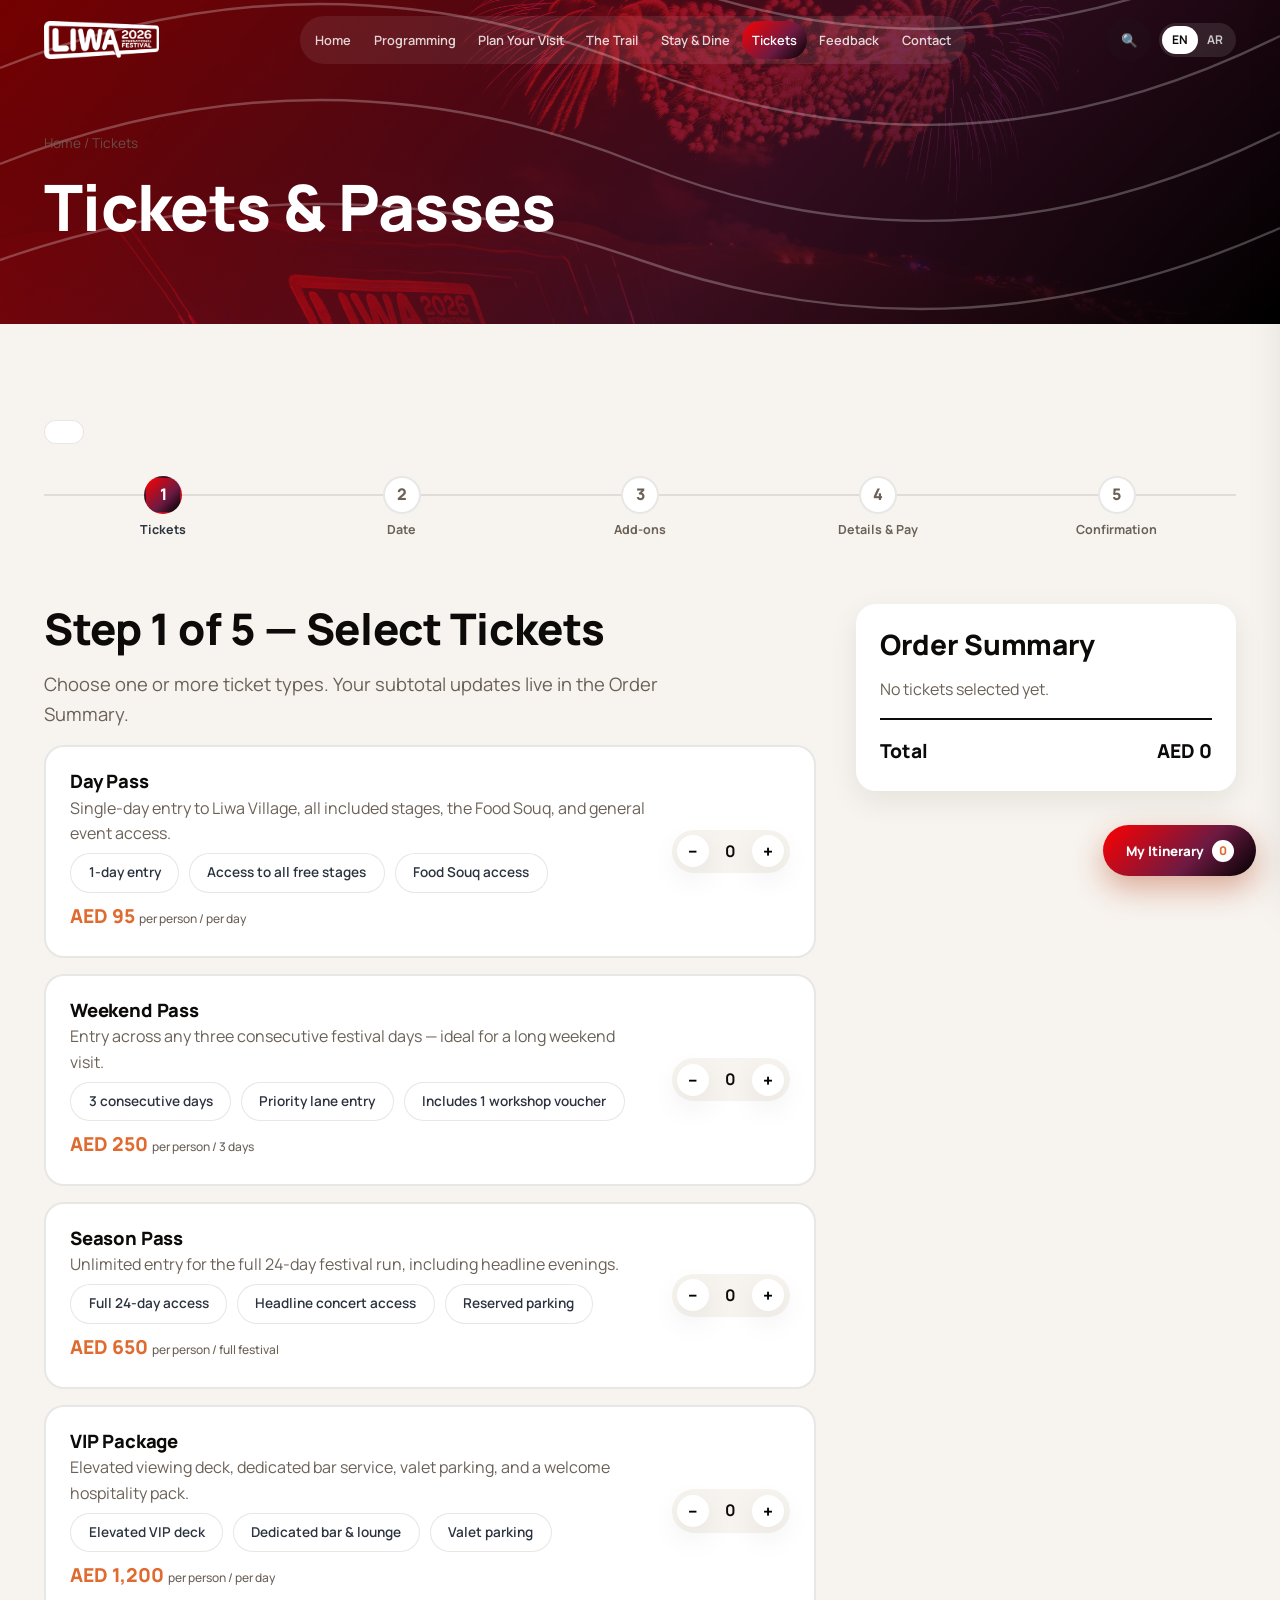
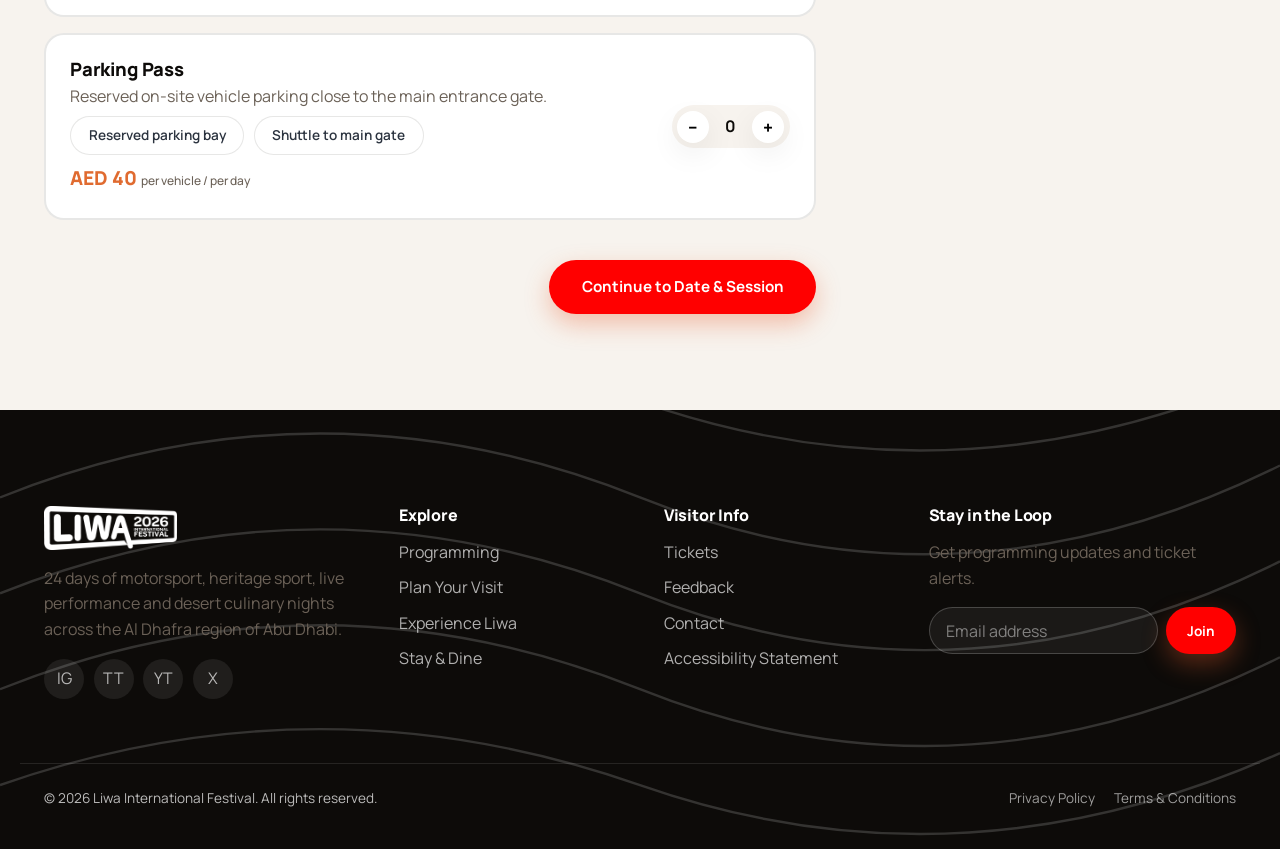
<file: tickets.html>
<!DOCTYPE html>
<html lang="en" dir="ltr">
<head>
<meta charset="UTF-8">
<meta name="viewport" content="width=device-width, initial-scale=1.0">
<title>Tickets &amp; Passes | Liwa International Festival</title>
<meta name="description" content="Book Day Pass, Weekend Pass, Season Pass, VIP Package, or Parking Pass tickets for Liwa International Festival directly on-site — no third-party redirect.">
<link rel="canonical" href="https://www.liwainternationalfestival.ae/tickets.html">
<meta property="og:type" content="website">
<meta property="og:title" content="Tickets &amp; Passes | Liwa International Festival">
<meta property="og:description" content="Book your Liwa International Festival tickets in a few steps.">
<meta property="og:image" content="assets/fireworks-liwa-dune.jpg">
<meta property="og:url" content="https://www.liwainternationalfestival.ae/tickets.html">
<meta name="twitter:card" content="summary_large_image">
<meta name="twitter:title" content="Tickets &amp; Passes | Liwa International Festival">
<meta name="twitter:image" content="assets/fireworks-liwa-dune.jpg">
<link rel="preconnect" href="https://fonts.googleapis.com">
<link rel="preconnect" href="https://fonts.gstatic.com" crossorigin>
<link href="https://fonts.googleapis.com/css2?family=Manrope:wght@400;500;600;700;800&family=Noto+Sans+Arabic:wght@400;500;600;700;800&display=swap" rel="stylesheet">
<link rel="stylesheet" href="styles.css">
</head>
<body>
<a class="skip-link" href="#main-content">Skip to main content</a>

<header class="site-header" id="site-header">
  <div class="container nav-wrap">
    <a href="index.html" class="brand" aria-label="Liwa International Festival, home">
      <img src="assets/logo-white.png" alt="Liwa International Festival" class="brand-logo">
      <small class="brand-dates">11 Dec 2026 – 3 Jan 2027 · Al Dhafra, Abu Dhabi</small>
    </a>
    <nav class="main-nav" id="main-nav" aria-label="Primary">
      <a href="index.html" data-i18n="nav.home">Home</a>
      <a href="programming.html" data-i18n="nav.programming">Programming</a>
      <a href="plan-your-visit.html" data-i18n="nav.plan">Plan Your Visit</a>
      <a href="the-trail.html" data-i18n="nav.experience">The Trail</a>
      <a href="stay-and-dine.html" data-i18n="nav.stay">Stay &amp; Dine</a>
      <a href="tickets.html" data-i18n="nav.tickets">Tickets</a>
      <a href="feedback.html" data-i18n="nav.feedback">Feedback</a>
      <a href="contact.html" data-i18n="nav.contact">Contact</a>
    </nav>
    <div class="header-actions">
      <button type="button" class="btn-icon" id="site-search-open" aria-haspopup="dialog" aria-controls="site-search-overlay" aria-label="Search the site">🔍</button>
      <div class="lang-switch" role="group" aria-label="Language switcher">
        <button type="button" data-lang="en" aria-pressed="true">EN</button>
        <button type="button" data-lang="ar" aria-pressed="false">AR</button>
      </div>
      <a href="tickets.html" class="btn btn--primary btn--sm" data-i18n="cta.bookTickets">Book Tickets</a>
      <button class="nav-toggle" aria-label="Open menu" aria-expanded="false" aria-controls="main-nav"><span class="bar"></span></button>
    </div>
  </div>
</header>

<main id="main-content">

  <section class="page-hero" style="min-height:36vh">
    <img src="assets/fireworks-liwa-dune.jpg" alt="LIWA 2026 branded dune projection with fireworks during a headline evening performance">
    <div class="contour-overlay"></div>
    <div class="container page-hero-content">
      <p class="breadcrumb"><a href="index.html">Home</a> / Tickets</p>
      <h1>Tickets &amp; Passes</h1>
    </div>
  </section>

  <section class="section" id="ticket-shell">
    <div class="container">
      <p id="selected-event-banner" class="chip" hidden style="margin-bottom:var(--space-md);font-size:0.9rem;padding:0.7rem 1.2rem"></p>

      <!-- Progress indicator -->
      <div class="stepper" role="list" aria-label="Checkout progress">
        <div class="step is-active" data-step="1" role="listitem"><div class="step-circle">1</div><div class="step-label">Tickets</div></div>
        <div class="step" data-step="2" role="listitem"><div class="step-circle">2</div><div class="step-label">Date</div></div>
        <div class="step" data-step="3" role="listitem"><div class="step-circle">3</div><div class="step-label">Add-ons</div></div>
        <div class="step" data-step="4" role="listitem"><div class="step-circle">4</div><div class="step-label">Details &amp; Pay</div></div>
        <div class="step" data-step="5" role="listitem"><div class="step-circle">5</div><div class="step-label">Confirmation</div></div>
      </div>

      <div class="ticket-shell">
        <div>

          <!-- STEP 1 — SELECT TICKETS -->
          <section class="ticket-step is-active" data-step="1" aria-label="Step 1 of 5: select tickets">
            <h2>Step 1 of 5 — Select Tickets</h2>
            <p class="lede">Choose one or more ticket types. Your subtotal updates live in the Order Summary.</p>
            <div id="ticket-type-list"></div>
            <div class="step-nav">
              <span></span>
              <button type="button" class="btn btn--primary" data-step-next="2">Continue to Date &amp; Session</button>
            </div>
          </section>

          <!-- STEP 2 — DATE / SESSION -->
          <section class="ticket-step" data-step="2" aria-label="Step 2 of 5: select date and session">
            <h2>Step 2 of 5 — Select Date &amp; Session</h2>
            <p class="lede">Pick a festival date. Dots indicate limited or sold-out sessions.</p>
            <div id="date-grid" class="date-grid" role="group" aria-label="Festival date selector"></div>
            <h3>Time Slot</h3>
            <div id="slot-list" class="slot-list" role="group" aria-label="Time slot selector"></div>
            <div class="step-nav">
              <button type="button" class="btn btn--outline" data-step-back="1">Back</button>
              <button type="button" class="btn btn--primary" data-step-next="3">Continue to Add-ons</button>
            </div>
          </section>

          <!-- STEP 3 — ADD-ONS -->
          <section class="ticket-step" data-step="3" aria-label="Step 3 of 5: optional add-ons">
            <h2>Step 3 of 5 — Add-ons (Optional)</h2>
            <p class="lede">Enhance your visit with camping, a guided tour, or festival merchandise.</p>
            <div id="addon-list"></div>
            <div class="step-nav">
              <button type="button" class="btn btn--outline" data-step-back="2">Back</button>
              <button type="button" class="btn btn--primary" data-step-next="4">Continue to Your Details</button>
            </div>
          </section>

          <!-- STEP 4 — ATTENDEE DETAILS + DEMO PAYMENT -->
          <section class="ticket-step" data-step="4" aria-label="Step 4 of 5: attendee details and payment">
            <h2>Step 4 of 5 — Your Details &amp; Payment</h2>
            <form id="contact-form" novalidate>
              <div class="form-row">
                <div class="form-group">
                  <label for="contact-name">Full name</label>
                  <input type="text" id="contact-name" class="form-control" required aria-required="true">
                  <p class="error-message">Please enter your full name.</p>
                </div>
                <div class="form-group">
                  <label for="contact-email">Email address</label>
                  <input type="email" id="contact-email" class="form-control" required aria-required="true">
                  <p class="error-message">Please enter a valid email address.</p>
                </div>
              </div>
              <div class="form-group">
                <label for="contact-phone">Phone number</label>
                <input type="tel" id="contact-phone" class="form-control" placeholder="+971 5X XXX XXXX" required aria-required="true">
                <p class="error-message">Please enter a valid phone number.</p>
              </div>
            </form>

            <h3 style="margin-top:var(--space-lg)">Payment (Demo)</h3>
            <div class="payment-demo-notice" role="note">
              ⚠️ This is a UI demonstration only — no real payment processor is connected, and no card, CVV, or bank details are collected here. In production this panel would be replaced with a certified payment gateway (e.g. Stripe, Telr, or Network International).
            </div>
            <div class="form-group" aria-hidden="true">
              <label>Card number (disabled demo field)</label>
              <input type="text" class="form-control" value="•••• •••• •••• ••••" disabled>
            </div>
            <button type="button" id="pay-now-btn" class="btn btn--primary btn--block" aria-describedby="pay-now-hint">Pay Now (Demo) — Confirm Order</button>
            <p id="pay-now-hint" class="hint" style="text-align:center;margin-top:0.5rem">No payment will be taken. This simulates a successful booking for demonstration purposes.</p>

            <div class="step-nav">
              <button type="button" class="btn btn--outline" data-step-back="3">Back</button>
              <span></span>
            </div>
          </section>

          <!-- STEP 5 — CONFIRMATION -->
          <section class="ticket-step" data-step="5" aria-label="Step 5 of 5: order confirmation">
            <h2>Booking Confirmed</h2>
            <p class="lede">A confirmation email has been sent to <strong id="confirm-email"></strong>. Your mock e-ticket is below.</p>

            <div class="eticket">
              <div class="qr-placeholder" aria-hidden="true"></div>
              <div>
                <p style="margin:0;color:var(--text-muted);font-size:0.85rem">Order Reference</p>
                <h3 id="confirm-order-id" style="margin:0 0 0.75rem"></h3>
                <p style="margin:0"><strong id="confirm-name"></strong></p>
                <p style="margin:0.2rem 0" id="confirm-date"></p>
                <ul id="confirm-lines" style="margin:0.5rem 0;padding-inline-start:1.2rem;color:var(--text-muted)"></ul>
                <p style="margin:0;font-weight:800;font-size:1.1rem">Total paid: <span id="confirm-total"></span></p>
              </div>
            </div>

            <div class="step-nav">
              <button type="button" class="btn btn--outline" id="start-over-btn">Start a New Booking</button>
              <button type="button" class="btn btn--primary" id="print-eticket-btn">Print / Save E-Ticket</button>
            </div>
          </section>

        </div>

        <!-- PERSISTENT ORDER SUMMARY -->
        <aside class="order-summary" aria-label="Order summary">
          <h3>Order Summary</h3>
          <div id="order-summary-lines"></div>
          <div class="order-total"><span>Total</span><span id="order-summary-total">AED 0</span></div>
        </aside>
      </div>
    </div>
  </section>

</main>

<footer class="site-footer">
  <div class="contour-overlay"></div>
  <div class="container footer-grid">
    <div>
      <a href="index.html" class="brand" aria-label="Liwa International Festival, home">
        <img src="assets/logo-white.png" alt="Liwa International Festival" class="brand-logo">
      </a>
      <p style="margin-top:1rem;max-width:320px">24 days of motorsport, heritage sport, live performance and desert culinary nights across the Al Dhafra region of Abu Dhabi.</p>
      <div class="social-row">
        <a href="https://instagram.com" aria-label="Liwa International Festival on Instagram" target="_blank" rel="noopener">IG</a>
        <a href="https://tiktok.com" aria-label="Liwa International Festival on TikTok" target="_blank" rel="noopener">TT</a>
        <a href="https://youtube.com" aria-label="Liwa International Festival on YouTube" target="_blank" rel="noopener">YT</a>
        <a href="https://x.com" aria-label="Liwa International Festival on X" target="_blank" rel="noopener">X</a>
      </div>
    </div>
    <div>
      <h4>Explore</h4>
      <ul>
        <li><a href="programming.html">Programming</a></li>
        <li><a href="plan-your-visit.html">Plan Your Visit</a></li>
        <li><a href="experience-liwa.html">Experience Liwa</a></li>
        <li><a href="stay-and-dine.html">Stay &amp; Dine</a></li>
      </ul>
    </div>
    <div>
      <h4>Visitor Info</h4>
      <ul>
        <li><a href="tickets.html">Tickets</a></li>
        <li><a href="feedback.html">Feedback</a></li>
        <li><a href="contact.html">Contact</a></li>
        <li><a href="contact.html#accessibility">Accessibility Statement</a></li>
      </ul>
    </div>
    <div>
      <h4>Stay in the Loop</h4>
      <p>Get programming updates and ticket alerts.</p>
      <form class="footer-newsletter-form newsletter-form" novalidate>
        <label class="visually-hidden" for="footer-newsletter-email">Email address</label>
        <input type="email" id="footer-newsletter-email" placeholder="Email address" required>
        <button class="btn btn--primary btn--sm" type="submit">Join</button>
      </form>
      <p class="newsletter-status" role="status" style="display:none;margin-top:0.5rem;color:var(--color-amber-gold);font-size:0.85rem"></p>
    </div>
  </div>
  <div class="container footer-bottom">
    <span>&copy; 2026 Liwa International Festival. <span data-i18n="footer.rights">All rights reserved.</span></span>
    <div>
      <a href="privacy.html">Privacy Policy</a>
      <a href="terms.html">Terms &amp; Conditions</a>
    </div>
  </div>
</footer>

<div class="panel-overlay" id="itinerary-overlay"></div>
<aside class="side-panel" id="itinerary-panel" aria-hidden="true" aria-label="My Itinerary panel">
  <div class="side-panel-header">
    <h3 data-i18n="itinerary.title" style="margin:0">My Itinerary</h3>
    <button class="btn-icon" id="itinerary-close" aria-label="Close itinerary panel">✕</button>
  </div>
  <div class="side-panel-body" id="itinerary-panel-body"></div>
  <div class="side-panel-footer">
    <a href="tickets.html" class="btn btn--primary btn--block">Proceed to Tickets</a>
  </div>
</aside>
<button class="itinerary-fab" aria-haspopup="dialog" aria-controls="itinerary-panel">
  <span>My Itinerary</span><span class="count-dot">0</span>
</button>

<div class="modal-overlay" id="lightbox-overlay" role="dialog" aria-modal="true" aria-label="Image gallery viewer">
  <div class="lightbox-content">
    <button class="lightbox-close" id="lightbox-close" aria-label="Close gallery">✕</button>
    <button class="lightbox-nav lightbox-prev" id="lightbox-prev" aria-label="Previous image">‹</button>
    <img id="lightbox-img" alt="">
    <button class="lightbox-nav lightbox-next" id="lightbox-next" aria-label="Next image">›</button>
    <p class="lightbox-caption" id="lightbox-caption"></p>
  </div>
</div>

<!-- ============ SITEWIDE SEARCH (shared) ============ -->
<div class="modal-overlay" id="site-search-overlay" role="dialog" aria-modal="true" aria-label="Site search">
  <div class="lightbox-content" style="max-width:640px">
    <button class="lightbox-close" id="site-search-close" aria-label="Close search">✕</button>
    <div style="background:var(--bg-surface);border-radius:var(--radius-card);padding:var(--space-md);max-height:80vh;overflow-y:auto">
      <div class="search-box" style="margin-bottom:var(--space-sm)">
        <svg width="18" height="18" viewBox="0 0 24 24" fill="none" aria-hidden="true"><circle cx="11" cy="11" r="7" stroke="currentColor" stroke-width="2"/><path d="M21 21l-4.3-4.3" stroke="currentColor" stroke-width="2" stroke-linecap="round"/></svg>
        <label class="visually-hidden" for="site-search-input">Search the site</label>
        <input type="search" id="site-search-input" class="form-control" placeholder="Search events, Trail stops, pages…" autocomplete="off">
      </div>
      <div id="site-search-results"></div>
    </div>
  </div>
</div>

<script src="script.js"></script>
</body>
</html>
</file>
<file: styles.css>
/* =========================================================================
   LIWA INTERNATIONAL FESTIVAL — SHARED STYLESHEET
   Design system: "The Desert's Grand Stage" — red-led identity per the
   confirmed Brand Guide (red carries the identity; gold and terracotta
   accent only; never more than one accent colour competing per layout).
   Structure: 1. Tokens  2. Reset/Base  3. Layout utilities  4. Typography
   5. Buttons/Chips  6. Header/Nav  7. Footer  8. Hero  9. Sections/Cards
   10. Carousels  11. Forms  12. Ticketing stepper  13. Itinerary/Modals
   14. Animations  15. Accessibility  16. RTL  17. Responsive
   ========================================================================= */

/* ---------- 1. DESIGN TOKENS ---------- */
:root {
  /* Real brand palette, per LIWA International Festival Brand Guide 2026 v2.
     Primary: Ahmar (red) / Aswad (black) / Abyad (white).
     Secondary: Sema (sky), Ghubsha (dusk), Argoub (dune), Rutab (dates), Zour (palm). */
  --color-red: #FF0000;
  --color-red-deep: #B30000;
  --color-burnt-orange: #FF0000;
  --color-sema: #455CC7;
  --color-ghubsha: #6D1A42;
  --color-argoub: #E06B30;
  --color-rutab: #F5B335;
  --color-zour: #716134;
  --color-amber-gold: #F5B335;
  --color-terracotta: #E06B30;
  --color-black: #000000;
  --color-dusk: #1A1410;
  --color-dusk-dark: #0D0B09;
  --color-cream: #F7F3EE;
  --color-white: #FFFFFF;
  --color-slate: #2B333F;
  --color-slate-light: #3E4856;

  /* Semantic */
  --bg-page: var(--color-cream);
  --bg-surface: var(--color-white);
  --text-primary: var(--color-dusk-dark);
  --text-muted: #6B6157;
  --text-on-dark: var(--color-white);
  --border-subtle: rgba(26, 20, 16, 0.1);

  /* Grand Stage mode: Ahmar red → Ghubsha dusk → black, for hero/energy/motorsport */
  --gradient-sunset: linear-gradient(135deg, var(--color-red) 0%, var(--color-ghubsha) 60%, var(--color-black) 100%);
  --gradient-sunset-soft: linear-gradient(180deg, rgba(255, 0, 0, 0.82) 0%, rgba(109, 26, 66, 0.88) 50%, rgba(0, 0, 0, 0.96) 100%);
  /* Heritage mode: Rutab dates-gold → Argoub dune-orange → Zour palm-olive, for warm cultural storytelling */
  --gradient-heritage: linear-gradient(135deg, var(--color-rutab) 0%, var(--color-argoub) 55%, var(--color-zour) 100%);
  /* Night mode: Sema sky-blue → Ghubsha dusk → black, for evening/stargazing content */
  --gradient-night: linear-gradient(135deg, var(--color-sema) 0%, var(--color-ghubsha) 55%, var(--color-black) 100%);
  --gradient-dusk-fade: linear-gradient(180deg, rgba(13, 11, 9, 0) 0%, rgba(13, 11, 9, 0.85) 100%);

  /* Typography */
  /* The emoji fallbacks must stay at the end of every family. The UI uses emoji
     as category icons — chequered flag, falcon, desert, carousel, ferris wheel.
     Manrope, Poppins and -apple-system carry no emoji glyphs, so without these
     the browser draws .notdef tofu boxes instead of falling through to the
     system emoji font. */
  --font-emoji: 'Apple Color Emoji', 'Segoe UI Emoji', 'Noto Color Emoji', 'Segoe UI Symbol';
  --font-latin: 'Manrope', 'Poppins', -apple-system, sans-serif, 'Apple Color Emoji', 'Segoe UI Emoji', 'Noto Color Emoji', 'Segoe UI Symbol';
  --font-arabic: 'Noto Sans Arabic', 'IBM Plex Sans Arabic', sans-serif, 'Apple Color Emoji', 'Segoe UI Emoji', 'Noto Color Emoji', 'Segoe UI Symbol';

  /* Spacing scale */
  --space-xs: 0.5rem;
  --space-sm: 1rem;
  --space-md: 1.5rem;
  --space-lg: 2.5rem;
  --space-xl: 4rem;
  --space-2xl: 6rem;

  /* Radii + shadow */
  --radius-pill: 999px;
  --radius-card: 20px;
  --radius-input: 12px;
  --shadow-card: 0 10px 30px rgba(26, 20, 16, 0.08);
  --shadow-card-hover: 0 20px 45px rgba(26, 20, 16, 0.16);
  --shadow-nav: 0 8px 32px rgba(13, 11, 9, 0.18);

  --container-width: 1240px;
  --header-height: 84px;
  --transition-base: 220ms cubic-bezier(0.22, 0.61, 0.36, 1);
}

/* ---------- 2. RESET / BASE ---------- */
*, *::before, *::after { box-sizing: border-box; }

html {
  scroll-behavior: smooth;
  -webkit-text-size-adjust: 100%;
}

@media (prefers-reduced-motion: reduce) {
  html { scroll-behavior: auto; }
  *, *::before, *::after {
    animation-duration: 0.01ms !important;
    animation-iteration-count: 1 !important;
    transition-duration: 0.01ms !important;
    scroll-behavior: auto !important;
  }
}

body {
  margin: 0;
  font-family: var(--font-latin);
  background: var(--bg-page);
  color: var(--text-primary);
  line-height: 1.6;
  -webkit-font-smoothing: antialiased;
  overflow-x: hidden;
}

html[lang="ar"] body,
html[dir="rtl"] body {
  font-family: var(--font-arabic);
}

img { max-width: 100%; display: block; }
a { color: inherit; text-decoration: none; }
button { font-family: inherit; cursor: pointer; }
ul, ol { padding: 0; margin: 0; list-style: none; }
input, textarea, select { font-family: inherit; font-size: 1rem; }

/* Visible focus states everywhere — accessibility requirement */
a:focus-visible,
button:focus-visible,
input:focus-visible,
textarea:focus-visible,
select:focus-visible,
[tabindex]:focus-visible {
  outline: 3px solid var(--color-amber-gold);
  outline-offset: 3px;
  border-radius: 4px;
}

/* Skip-to-content link */
.skip-link {
  position: absolute;
  left: -999px;
  top: auto;
  background: var(--color-dusk-dark);
  color: var(--color-white);
  padding: 0.75rem 1.25rem;
  border-radius: var(--radius-pill);
  z-index: 1000;
}
.skip-link:focus {
  left: var(--space-sm);
  top: var(--space-sm);
}

/* ---------- 3. LAYOUT UTILITIES ---------- */
.container {
  width: 100%;
  max-width: var(--container-width);
  margin-inline: auto;
  padding-inline: var(--space-md);
}

.section {
  padding-block: var(--space-2xl);
}

.section--tight { padding-block: var(--space-xl); }

.section--dark {
  background: var(--color-dusk-dark);
  color: var(--text-on-dark);
}

.section--gradient {
  background: var(--gradient-sunset);
  color: var(--text-on-dark);
  position: relative;
  overflow: hidden;
}

/* Heritage mode: warm gold/terracotta storytelling sections — never paired
   with the red Grand Stage mode in the same layout (one accent at a time). */
.section--heritage {
  background: var(--gradient-heritage);
  color: var(--text-on-dark);
  position: relative;
  overflow: hidden;
}
.section--heritage .eyebrow { color: rgba(255,255,255,0.9); }

/* Night mode: Sema/Ghubsha-led, for evening, stargazing, and after-dark content */
.section--night {
  background: var(--gradient-night);
  color: var(--text-on-dark);
  position: relative;
  overflow: hidden;
}
.section--night .eyebrow { color: var(--color-rutab); }

.section-header {
  max-width: 700px;
  margin-bottom: var(--space-lg);
}

.section-header--center { margin-inline: auto; text-align: center; }

.eyebrow {
  display: inline-block;
  font-size: 0.8rem;
  font-weight: 700;
  letter-spacing: 0.14em;
  text-transform: uppercase;
  color: var(--color-terracotta);
  margin-bottom: var(--space-xs);
}

.section--dark .eyebrow,
.section--gradient .eyebrow { color: var(--color-amber-gold); }

.grid {
  display: grid;
  gap: var(--space-md);
}

.grid--2 { grid-template-columns: repeat(2, 1fr); }
.grid--3 { grid-template-columns: repeat(3, 1fr); }
.grid--4 { grid-template-columns: repeat(4, 1fr); }

/* Decorative topographic dune-contour overlay (SVG data-uri, inert) */
.contour-overlay {
  position: absolute;
  inset: 0;
  pointer-events: none;
  opacity: 0.16;
  background-image: url("data:image/svg+xml,%3Csvg xmlns='http://www.w3.org/2000/svg' viewBox='0 0 800 600'%3E%3Cg fill='none' stroke='%23FFFFFF' stroke-width='1.5'%3E%3Cpath d='M0 500 Q 200 420 400 500 T 800 480'/%3E%3Cpath d='M0 440 Q 200 360 400 440 T 800 420'/%3E%3Cpath d='M0 380 Q 200 300 400 380 T 800 360'/%3E%3Cpath d='M0 320 Q 200 250 400 320 T 800 300'/%3E%3Cpath d='M0 560 Q 200 490 400 560 T 800 540'/%3E%3C/g%3E%3C/svg%3E");
  background-size: cover;
  background-position: bottom;
}

/* ---------- 4. TYPOGRAPHY ---------- */
h1, h2, h3, h4, h5, h6 {
  font-family: var(--font-latin);
  font-weight: 800;
  line-height: 1.15;
  margin: 0 0 var(--space-sm);
  letter-spacing: -0.01em;
}

html[lang="ar"] h1, html[lang="ar"] h2, html[lang="ar"] h3,
html[lang="ar"] h4, html[lang="ar"] h5 { font-family: var(--font-arabic); }

h1 { font-size: clamp(2.4rem, 5vw, 4rem); }
h2 { font-size: clamp(1.9rem, 3.4vw, 2.75rem); }
h3 { font-size: clamp(1.3rem, 2.2vw, 1.75rem); }
h4 { font-size: 1.15rem; }

p { margin: 0 0 var(--space-sm); color: var(--text-muted); }
.section--dark p, .section--gradient p { color: rgba(255,255,255,0.85); }

.lede {
  font-size: 1.15rem;
  max-width: 620px;
}

.text-white { color: var(--color-white) !important; }

/* ---------- 5. BUTTONS / CHIPS ---------- */
.btn {
  display: inline-flex;
  align-items: center;
  justify-content: center;
  gap: 0.5rem;
  padding: 0.9rem 1.9rem;
  border-radius: var(--radius-pill);
  font-weight: 700;
  font-size: 0.95rem;
  border: 2px solid transparent;
  transition: transform var(--transition-base), box-shadow var(--transition-base), background var(--transition-base), color var(--transition-base);
  white-space: nowrap;
}
.btn:hover { transform: translateY(-2px); }
.btn:active { transform: translateY(0); }

.btn--primary {
  background: var(--color-burnt-orange);
  color: var(--color-white);
  box-shadow: 0 10px 24px rgba(232, 93, 44, 0.35);
}
.btn--primary:hover { background: var(--color-terracotta); box-shadow: 0 14px 30px rgba(178, 60, 23, 0.45); }

.btn--secondary {
  background: transparent;
  border-color: rgba(255,255,255,0.6);
  color: var(--color-white);
}
.btn--secondary:hover { background: rgba(255,255,255,0.12); border-color: var(--color-white); }

.btn--dark {
  background: var(--color-slate);
  color: var(--color-white);
}
.btn--dark:hover { background: var(--color-slate-light); }

.btn--outline {
  background: transparent;
  border-color: var(--color-slate);
  color: var(--color-slate);
}
.btn--outline:hover { background: var(--color-slate); color: var(--color-white); }

.btn--ghost {
  background: rgba(43, 51, 63, 0.06);
  color: var(--color-slate);
}
.btn--ghost:hover { background: rgba(43, 51, 63, 0.12); }

.btn--sm { padding: 0.55rem 1.2rem; font-size: 0.85rem; }
.btn--block { width: 100%; }
.btn:disabled { opacity: 0.5; cursor: not-allowed; transform: none !important; }

.btn-icon {
  width: 44px;
  height: 44px;
  border-radius: 50%;
  display: inline-flex;
  align-items: center;
  justify-content: center;
  background: rgba(43, 51, 63, 0.08);
  border: none;
  color: var(--color-slate);
  transition: background var(--transition-base), transform var(--transition-base);
}
.btn-icon:hover { background: rgba(43, 51, 63, 0.16); transform: scale(1.05); }

.chip {
  display: inline-flex;
  align-items: center;
  gap: 0.4rem;
  padding: 0.5rem 1.1rem;
  border-radius: var(--radius-pill);
  background: var(--bg-surface);
  border: 1px solid var(--border-subtle);
  font-size: 0.85rem;
  font-weight: 600;
  color: var(--color-slate);
  transition: all var(--transition-base);
}
.chip:hover { border-color: var(--color-burnt-orange); }
.chip[aria-pressed="true"], .chip.is-active {
  background: var(--color-slate);
  color: var(--color-white);
  border-color: var(--color-slate);
}

.badge {
  display: inline-block;
  padding: 0.25rem 0.7rem;
  border-radius: var(--radius-pill);
  font-size: 0.72rem;
  font-weight: 700;
  letter-spacing: 0.04em;
  text-transform: uppercase;
}
.badge--free { background: #E4F4E9; color: #1E7A44; }
.badge--limited { background: #FDECD3; color: #A5560A; }
.badge--soldout { background: #F5E1DE; color: #A32E1D; }
.badge--live { background: var(--color-burnt-orange); color: #fff; }

/* ---------- 6. HEADER / NAV ---------- */
.site-header {
  position: fixed;
  inset-inline: 0;
  top: 0;
  z-index: 500;
  padding-block: var(--space-sm);
  transition: background var(--transition-base), box-shadow var(--transition-base), padding var(--transition-base), backdrop-filter var(--transition-base);
}

/* Glassmorphism nav bar on scroll */
.site-header.is-scrolled {
  background: rgba(13, 11, 9, 0.55);
  backdrop-filter: blur(16px) saturate(160%);
  -webkit-backdrop-filter: blur(16px) saturate(160%);
  box-shadow: var(--shadow-nav);
  padding-block: 0.65rem;
}

.site-header.is-solid {
  background: rgba(13, 11, 9, 0.92);
}

.nav-wrap {
  display: flex;
  align-items: center;
  justify-content: space-between;
  gap: var(--space-md);
}

.brand {
  display: flex;
  align-items: center;
  gap: 0.5rem;
  color: var(--color-white);
  font-weight: 800;
  font-size: 0.95rem;
  flex-shrink: 0;
  white-space: nowrap;
}
.brand-logo {
  height: 38px;
  width: auto;
  flex-shrink: 0;
  display: block;
}
.footer-grid .brand-logo, .cover-footer .brand-logo { height: 44px; }
/* The date/location subtitle is already shown in the hero and page headers,
   so it's hidden here to keep the fixed nav bar from wrapping to extra lines. */
.brand-dates { display: none; }

.main-nav {
  display: flex;
  align-items: center;
  gap: 0.1rem;
  background: rgba(255,255,255,0.08);
  padding: 0.3rem;
  border-radius: var(--radius-pill);
  flex-wrap: nowrap;
}

.main-nav a {
  display: inline-block;
  padding: 0.55rem 0.65rem;
  border-radius: var(--radius-pill);
  color: rgba(255,255,255,0.82);
  font-weight: 600;
  font-size: 0.8rem;
  white-space: nowrap;
  transition: background var(--transition-base), color var(--transition-base);
}
.main-nav a:hover { color: #fff; background: rgba(255,255,255,0.12); }
.main-nav a[aria-current="page"] {
  background: var(--gradient-sunset);
  color: #fff;
}

.header-actions { display: flex; align-items: center; gap: 0.5rem; flex-shrink: 0; }

.lang-switch {
  display: flex;
  background: rgba(255,255,255,0.1);
  border-radius: var(--radius-pill);
  padding: 0.2rem;
}
.lang-switch button {
  border: none;
  background: transparent;
  color: rgba(255,255,255,0.75);
  padding: 0.35rem 0.6rem;
  border-radius: var(--radius-pill);
  font-weight: 700;
  font-size: 0.75rem;
}
.lang-switch button[aria-pressed="true"] { background: #fff; color: var(--color-dusk-dark); }

.nav-toggle {
  display: none;
  background: rgba(255,255,255,0.1);
  border: none;
  width: 46px;
  height: 46px;
  border-radius: 50%;
  color: #fff;
  align-items: center;
  justify-content: center;
}

.nav-toggle .bar { display: block; width: 20px; height: 2px; background: #fff; position: relative; }
.nav-toggle .bar::before, .nav-toggle .bar::after {
  content: ''; position: absolute; inset-inline: 0; width: 20px; height: 2px; background: #fff;
}
.nav-toggle .bar::before { top: -6px; }
.nav-toggle .bar::after { top: 6px; }

/* ---------- 7. FOOTER ---------- */
.site-footer {
  background: var(--color-dusk-dark);
  color: rgba(255,255,255,0.72);
  padding-block: var(--space-2xl) var(--space-lg);
  position: relative;
  overflow: hidden;
}

.footer-grid {
  display: grid;
  grid-template-columns: 1.4fr 1fr 1fr 1.2fr;
  gap: var(--space-lg);
  position: relative;
  z-index: 1;
}

.footer-grid h4 { color: #fff; margin-bottom: var(--space-sm); font-size: 1rem; }
.footer-grid ul li { margin-bottom: 0.6rem; }
.footer-grid a { color: rgba(255,255,255,0.68); transition: color var(--transition-base); }
.footer-grid a:hover { color: var(--color-amber-gold); }

.footer-newsletter-form {
  display: flex;
  gap: 0.5rem;
  margin-top: var(--space-sm);
}
.footer-newsletter-form input {
  flex: 1;
  padding: 0.7rem 1rem;
  border-radius: var(--radius-pill);
  border: 1px solid rgba(255,255,255,0.2);
  background: rgba(255,255,255,0.06);
  color: #fff;
}
.footer-newsletter-form input::placeholder { color: rgba(255,255,255,0.45); }

.social-row { display: flex; gap: 0.6rem; margin-top: var(--space-sm); }
.social-row a {
  width: 40px; height: 40px; border-radius: 50%;
  background: rgba(255,255,255,0.08);
  display: grid; place-items: center;
  transition: background var(--transition-base), transform var(--transition-base);
}
.social-row a:hover { background: var(--color-burnt-orange); transform: translateY(-3px); }

.footer-bottom {
  margin-top: var(--space-xl);
  padding-top: var(--space-md);
  border-top: 1px solid rgba(255,255,255,0.1);
  display: flex;
  justify-content: space-between;
  align-items: center;
  flex-wrap: wrap;
  gap: 0.75rem;
  font-size: 0.85rem;
  position: relative;
  z-index: 1;
}
.footer-bottom a { color: rgba(255,255,255,0.6); margin-inline-start: 1rem; }
.footer-bottom a:hover { color: #fff; }

/* ---------- 8. HERO ---------- */
.hero {
  position: relative;
  min-height: 100vh;
  display: flex;
  align-items: flex-end;
  color: var(--color-white);
  overflow: hidden;
  background: var(--color-dusk-dark);
}

.hero-media {
  position: absolute;
  inset: 0;
  z-index: 0;
}
.hero-media img, .hero-media video {
  width: 100%;
  height: 100%;
  object-fit: cover;
  will-change: transform;
}
/* Mobile fallback: skip the video download/decode on small screens, show
   the poster frame as a plain image instead (bandwidth + battery). */
@media (max-width: 640px) {
  #hero-video { display: none; }
  #hero-fallback-img { display: block !important; }
}
.hero-media::after {
  content: '';
  position: absolute;
  inset: 0;
  background: var(--gradient-dusk-fade), linear-gradient(90deg, rgba(13,11,9,0.55), rgba(13,11,9,0.15) 60%);
}

.hero-content {
  position: relative;
  z-index: 2;
  padding-block: var(--space-2xl) var(--space-xl);
  width: 100%;
}

.hero-dates {
  display: inline-flex;
  align-items: center;
  gap: 0.6rem;
  background: rgba(255,255,255,0.12);
  border: 1px solid rgba(255,255,255,0.25);
  padding: 0.5rem 1.1rem;
  border-radius: var(--radius-pill);
  font-weight: 700;
  font-size: 0.85rem;
  margin-bottom: var(--space-md);
  backdrop-filter: blur(6px);
}

.hero h1 {
  font-size: clamp(2.8rem, 7vw, 5.5rem);
  max-width: 900px;
}

.hero-sub {
  font-size: 1.2rem;
  max-width: 560px;
  color: rgba(255,255,255,0.85);
  margin-bottom: var(--space-md);
}

.hero-cta-row { display: flex; gap: 1rem; flex-wrap: wrap; margin-bottom: var(--space-lg); }

/* Countdown */
.countdown {
  display: flex;
  gap: 0.75rem;
  flex-wrap: wrap;
}
.countdown-unit {
  background: rgba(255,255,255,0.1);
  border: 1px solid rgba(255,255,255,0.2);
  backdrop-filter: blur(8px);
  border-radius: var(--radius-card);
  padding: 0.9rem 1.2rem;
  min-width: 84px;
  text-align: center;
}
.countdown-unit strong {
  display: block;
  font-size: 2rem;
  font-weight: 800;
  line-height: 1;
  font-variant-numeric: tabular-nums;
}
.countdown-unit span { font-size: 0.7rem; text-transform: uppercase; letter-spacing: 0.08em; opacity: 0.75; }
.countdown-banner {
  display: inline-flex;
  align-items: center;
  gap: 0.6rem;
  background: rgba(232, 93, 44, 0.25);
  border: 1px solid rgba(244, 163, 64, 0.5);
  padding: 0.8rem 1.4rem;
  border-radius: var(--radius-pill);
  font-weight: 700;
}

.scroll-cue {
  position: absolute;
  bottom: var(--space-lg);
  inset-inline-end: var(--space-lg);
  z-index: 2;
  color: rgba(255,255,255,0.8);
  display: flex;
  flex-direction: column;
  align-items: center;
  gap: 0.4rem;
  font-size: 0.75rem;
  letter-spacing: 0.08em;
  text-transform: uppercase;
}
.scroll-cue .dot {
  width: 6px; height: 10px; border: 2px solid rgba(255,255,255,0.7); border-radius: 4px;
  position: relative;
}

/* ---------- 3D TERRAIN SECTION ---------- */
/* A live WebGL render of the brand's own topographic dune-contour motif —
   the same device used flat in print, rendered here as an actual
   navigable 3D surface. Falls back to a static contour gradient if WebGL
   or Three.js fails to load, or the visitor prefers reduced motion. */
.terrain-section {
  position: relative;
  height: 70vh;
  min-height: 420px;
  background: var(--color-black);
  overflow: hidden;
}
#terrain-canvas {
  position: absolute;
  inset: 0;
  width: 100%;
  height: 100%;
  display: block;
}
.terrain-fallback {
  position: absolute;
  inset: 0;
  background: var(--gradient-sunset);
  background-size: 200% 200%;
  display: none;
}
.terrain-section.is-fallback .terrain-fallback { display: block; }
.terrain-section.is-fallback .terrain-fallback { animation: gradientShift 14s ease infinite; }
.terrain-caption {
  position: absolute;
  bottom: var(--space-xl);
  inset-inline-start: 0;
  z-index: 2;
  pointer-events: none;
}
.terrain-caption h2 { margin: 0; }

/* Page header (non-home hero, shorter) */
.page-hero {
  position: relative;
  min-height: 56vh;
  display: flex;
  align-items: flex-end;
  color: #fff;
  overflow: hidden;
  background: var(--gradient-sunset);
}
.page-hero img {
  position: absolute; inset: 0; width: 100%; height: 100%; object-fit: cover; opacity: 0.55; mix-blend-mode: multiply;
}
.page-hero .contour-overlay { opacity: 0.25; }
.page-hero-content { position: relative; z-index: 2; padding-block: var(--space-2xl) var(--space-xl); }
.breadcrumb { font-size: 0.85rem; opacity: 0.8; margin-bottom: var(--space-sm); }
.breadcrumb a:hover { text-decoration: underline; }

/* Highlight strips (home) */
.highlight-strip {
  display: grid;
  grid-template-columns: repeat(4, 1fr);
  gap: var(--space-md);
  margin-top: calc(var(--space-xl) * -3.4);
  position: relative;
  z-index: 3;
  padding-inline: var(--space-md);
}
.highlight-card {
  background: var(--bg-surface);
  border-radius: var(--radius-card);
  padding: var(--space-md);
  box-shadow: var(--shadow-card);
  transition: transform var(--transition-base), box-shadow var(--transition-base);
}
.highlight-card:hover { transform: translateY(-6px); box-shadow: var(--shadow-card-hover); }
.highlight-card .icon-circle {
  width: 52px; height: 52px; border-radius: 50%;
  background: var(--gradient-sunset);
  display: grid; place-items: center;
  color: #fff; margin-bottom: var(--space-sm); font-size: 1.3rem;
}
.highlight-card h3 { font-size: 1.15rem; margin-bottom: 0.4rem; }
.highlight-card p { font-size: 0.92rem; margin-bottom: var(--space-sm); }
.highlight-card a { font-weight: 700; color: var(--color-burnt-orange); font-size: 0.88rem; }

/* Contour-silhouette icons: the Brand Guide's own graphic device (real
   object silhouettes filled with the topographic contour-line pattern,
   e.g. the falcon-head and drift-car artwork on pages 25/29 of the
   Guide) reproduced here as a live CSS mask intersection instead of a
   hand-drawn SVG per icon. Two masks — the object silhouette and the
   repeating contour-line pattern — are composited so only the lines
   *inside* the silhouette show, against the brand gradient. */
.icon-circle--contour {
  width: 52px; height: 52px;
  border-radius: 50%;
  background: var(--gradient-sunset);
  display: grid;
  place-items: center;
  margin-bottom: var(--space-sm);
  position: relative;
  overflow: hidden;
}
.icon-circle--contour::before {
  content: '';
  position: absolute;
  inset: 6px;
  background: #fff;
  -webkit-mask-repeat: no-repeat, repeat;
  mask-repeat: no-repeat, repeat;
  -webkit-mask-position: center, center;
  mask-position: center, center;
  -webkit-mask-size: contain, 14px 14px;
  mask-size: contain, 14px 14px;
  -webkit-mask-composite: source-in;
  mask-composite: intersect;
}
.icon-circle--contour.is-falcon::before {
  -webkit-mask-image: url("data:image/svg+xml,%3Csvg xmlns='http://www.w3.org/2000/svg' viewBox='0 0 100 100'%3E%3Cpath d='M50 8c-3 10-2 18 3 24-14-2-24 2-33 12-6 7-10 15-11 24 8-6 16-9 24-9-5 7-7 15-6 24 6-8 13-14 21-17 2 8 7 14 14 18-2-9-1-17 3-24 8 3 15 9 20 17 1-9-3-17-9-24 8 0 16 3 24 9-1-9-5-17-11-24-9-10-19-14-33-12 5-6 6-14 3-24-3 5-6 9-9 12-3-3-6-7-9-12z'/%3E%3C/svg%3E"), url("data:image/svg+xml,%3Csvg xmlns='http://www.w3.org/2000/svg' viewBox='0 0 40 40'%3E%3Cg fill='none' stroke='%23000' stroke-width='2'%3E%3Cpath d='M0 34 Q10 24 20 34 T40 30'/%3E%3Cpath d='M0 24 Q10 14 20 24 T40 20'/%3E%3Cpath d='M0 14 Q10 4 20 14 T40 10'/%3E%3C/g%3E%3C/svg%3E");
  mask-image: url("data:image/svg+xml,%3Csvg xmlns='http://www.w3.org/2000/svg' viewBox='0 0 100 100'%3E%3Cpath d='M50 8c-3 10-2 18 3 24-14-2-24 2-33 12-6 7-10 15-11 24 8-6 16-9 24-9-5 7-7 15-6 24 6-8 13-14 21-17 2 8 7 14 14 18-2-9-1-17 3-24 8 3 15 9 20 17 1-9-3-17-9-24 8 0 16 3 24 9-1-9-5-17-11-24-9-10-19-14-33-12 5-6 6-14 3-24-3 5-6 9-9 12-3-3-6-7-9-12z'/%3E%3C/svg%3E"), url("data:image/svg+xml,%3Csvg xmlns='http://www.w3.org/2000/svg' viewBox='0 0 40 40'%3E%3Cg fill='none' stroke='%23000' stroke-width='2'%3E%3Cpath d='M0 34 Q10 24 20 34 T40 30'/%3E%3Cpath d='M0 24 Q10 14 20 24 T40 20'/%3E%3Cpath d='M0 14 Q10 4 20 14 T40 10'/%3E%3C/g%3E%3C/svg%3E");
}
.icon-circle--contour.is-car::before {
  -webkit-mask-image: url("data:image/svg+xml,%3Csvg xmlns='http://www.w3.org/2000/svg' viewBox='0 0 100 60'%3E%3Cpath d='M10 40c-4 0-6-2-6-6 0-3 2-5 5-6l7-2 8-14c2-4 6-6 10-6h24c4 0 8 2 10 6l8 14 7 2c3 1 5 3 5 6 0 4-2 6-6 6H10zM28 22h44l-6-9c-1-2-3-3-5-3H39c-2 0-4 1-5 3z'/%3E%3Ccircle cx='26' cy='42' r='9'/%3E%3Ccircle cx='74' cy='42' r='9'/%3E%3C/svg%3E"), url("data:image/svg+xml,%3Csvg xmlns='http://www.w3.org/2000/svg' viewBox='0 0 40 40'%3E%3Cg fill='none' stroke='%23000' stroke-width='2'%3E%3Cpath d='M0 34 Q10 24 20 34 T40 30'/%3E%3Cpath d='M0 24 Q10 14 20 24 T40 20'/%3E%3Cpath d='M0 14 Q10 4 20 14 T40 10'/%3E%3C/g%3E%3C/svg%3E");
  mask-image: url("data:image/svg+xml,%3Csvg xmlns='http://www.w3.org/2000/svg' viewBox='0 0 100 60'%3E%3Cpath d='M10 40c-4 0-6-2-6-6 0-3 2-5 5-6l7-2 8-14c2-4 6-6 10-6h24c4 0 8 2 10 6l8 14 7 2c3 1 5 3 5 6 0 4-2 6-6 6H10zM28 22h44l-6-9c-1-2-3-3-5-3H39c-2 0-4 1-5 3z'/%3E%3Ccircle cx='26' cy='42' r='9'/%3E%3Ccircle cx='74' cy='42' r='9'/%3E%3C/svg%3E"), url("data:image/svg+xml,%3Csvg xmlns='http://www.w3.org/2000/svg' viewBox='0 0 40 40'%3E%3Cg fill='none' stroke='%23000' stroke-width='2'%3E%3Cpath d='M0 34 Q10 24 20 34 T40 30'/%3E%3Cpath d='M0 24 Q10 14 20 24 T40 20'/%3E%3Cpath d='M0 14 Q10 4 20 14 T40 10'/%3E%3C/g%3E%3C/svg%3E");
}

/* ---------- 9. SECTIONS / CARDS ---------- */
.card {
  background: var(--bg-surface);
  border-radius: var(--radius-card);
  overflow: hidden;
  box-shadow: var(--shadow-card);
  transition: transform var(--transition-base), box-shadow var(--transition-base);
  display: flex;
  flex-direction: column;
}
.card:hover { transform: translateY(-6px); box-shadow: var(--shadow-card-hover); }

/* Choose Your Liwa: highlight cards matching the visitor's stored interest */
.is-interest-match {
  box-shadow: 0 0 0 3px var(--color-red), var(--shadow-card-hover);
}
.is-interest-match::after {
  content: 'Picked for you';
  position: absolute;
  top: 0.75rem;
  inset-inline-end: 0.75rem;
  z-index: 2;
  background: var(--color-red);
  color: #fff;
  font-size: 0.68rem;
  font-weight: 800;
  letter-spacing: 0.04em;
  text-transform: uppercase;
  padding: 0.3rem 0.6rem;
  border-radius: var(--radius-pill);
}
a.is-interest-match, .highlight-card.is-interest-match { position: relative; }
.card-media { position: relative; aspect-ratio: 4/3; overflow: hidden; }
.card-media img { width: 100%; height: 100%; object-fit: cover; transition: transform 0.5s ease; }
.card:hover .card-media img { transform: scale(1.06); }
.card-body { padding: var(--space-md); display: flex; flex-direction: column; gap: 0.5rem; flex: 1; }
.card-body h3 { margin-bottom: 0; }
.card-meta { display: flex; gap: 0.6rem; flex-wrap: wrap; font-size: 0.82rem; color: var(--text-muted); align-items: center; }
.card-footer { display: flex; gap: 0.6rem; margin-top: auto; padding-top: 0.5rem; flex-wrap: wrap; }
.card-badges { position: absolute; top: 0.75rem; inset-inline-start: 0.75rem; display: flex; gap: 0.4rem; z-index: 1; }

.rating-stars { color: var(--color-amber-gold); letter-spacing: 1px; font-size: 0.9rem; }

/* Filter bar */
.filter-bar {
  display: flex;
  flex-wrap: wrap;
  gap: 0.6rem;
  align-items: center;
  margin-bottom: var(--space-lg);
}
.search-box {
  position: relative;
  flex: 1;
  min-width: 220px;
}
.search-box input {
  width: 100%;
  padding: 0.75rem 1.2rem 0.75rem 2.6rem;
  border-radius: var(--radius-pill);
  border: 1px solid var(--border-subtle);
  background: var(--bg-surface);
}
.search-box svg { position: absolute; inset-inline-start: 0.9rem; top: 50%; transform: translateY(-50%); opacity: 0.5; }

/* Sitewide search overlay results */
.search-result-group { margin-bottom: var(--space-sm); }
.search-result-group h4 { font-size: 0.78rem; text-transform: uppercase; letter-spacing: 0.06em; color: var(--text-muted); margin-bottom: 0.4rem; }
.search-result-item {
  display: flex; align-items: center; gap: 0.6rem;
  padding: 0.65rem 0.75rem; border-radius: var(--radius-input);
  transition: background var(--transition-base);
}
.search-result-item:hover, .search-result-item:focus-visible { background: var(--color-cream); }
.search-result-item .result-icon { font-size: 1.1rem; flex-shrink: 0; }
.filter-chips { display: flex; gap: 0.5rem; flex-wrap: wrap; }
.filter-select {
  padding: 0.7rem 1.1rem;
  border-radius: var(--radius-pill);
  border: 1px solid var(--border-subtle);
  background: var(--bg-surface);
  font-weight: 600;
  color: var(--color-slate);
}

/* Skeleton loading states */
.skeleton {
  position: relative;
  overflow: hidden;
  background: #ECE6DD;
  border-radius: var(--radius-card);
}
.skeleton::after {
  content: '';
  position: absolute; inset: 0;
  background: linear-gradient(90deg, transparent, rgba(255,255,255,0.6), transparent);
  animation: shimmer 1.4s infinite;
}
@keyframes shimmer { 0% { transform: translateX(-100%); } 100% { transform: translateX(100%); } }
.skeleton-card { height: 340px; }
.skeleton-line { height: 14px; margin-bottom: 8px; border-radius: 6px; }

/* Stats */
.stats-row {
  display: grid;
  grid-template-columns: repeat(4, 1fr);
  gap: var(--space-md);
  text-align: center;
}
.stat-number {
  font-size: clamp(2rem, 4vw, 3rem);
  font-weight: 800;
  font-variant-numeric: tabular-nums;
  background: var(--gradient-sunset);
  -webkit-background-clip: text;
  background-clip: text;
  color: transparent;
}
.stat-label { font-size: 0.85rem; text-transform: uppercase; letter-spacing: 0.06em; color: var(--text-muted); }

/* Tabs (Experience Liwa themed tabs) */
.tabs { display: flex; gap: 0.5rem; flex-wrap: wrap; margin-bottom: var(--space-lg); }
.tab-btn {
  padding: 0.8rem 1.5rem;
  border-radius: var(--radius-pill);
  border: 2px solid var(--border-subtle);
  background: var(--bg-surface);
  font-weight: 700;
  color: var(--color-slate);
}
.tab-btn[aria-selected="true"] { background: var(--gradient-sunset); color: #fff; border-color: transparent; }
.tab-panel { display: none; }
.tab-panel.is-active { display: block; }

/* ---------- TRAIL CINEMA STRIP ---------- */
/* A pinned, scroll-driven sequence through the nine Trail stops: one tall
   section holds an invisible "runway" of spacer divs (one per stop) behind
   a viewport-height sticky panel. Scrolling advances a progress value that
   crossfades the background image and swaps the copy — no scroll library,
   just scroll-position math, so it degrades gracefully to a plain jump
   if JS is unavailable (the spacers alone still let you scroll past). */
#trail-cinema { position: relative; background: var(--color-dusk-dark); }
.trail-cinema-spacer { height: 100vh; }
.trail-cinema-sticky {
  position: sticky; top: 0; height: 100vh; overflow: hidden;
  display: flex; align-items: center;
}
.trail-cinema-bg {
  position: absolute; inset: -6%; z-index: 0; opacity: 0;
  transition: opacity 1s var(--ease-out, ease);
  background-size: cover; background-position: center;
  animation: kenBurnsZoom 32s ease-in-out infinite alternate;
}
.trail-cinema-bg.is-active { opacity: 1; }
.trail-cinema-bg::after {
  content: ''; position: absolute; inset: 0;
  background: linear-gradient(90deg, rgba(13,11,9,0.92) 0%, rgba(13,11,9,0.6) 55%, rgba(13,11,9,0.25) 100%);
}
.trail-cinema-content { position: relative; z-index: 2; max-width: 620px; padding-inline: var(--space-xl); }
.trail-cinema-tag { font-size: 0.72rem; letter-spacing: 0.18em; color: var(--color-rutab); text-transform: uppercase; margin-bottom: var(--space-sm); display: block; font-weight: 700; }
.trail-cinema-title { font-size: clamp(2.4rem, 5.5vw, 4.2rem); margin-bottom: var(--space-sm); }
.trail-cinema-body { color: rgba(255,255,255,0.8); font-size: 1.05rem; max-width: 460px; margin-bottom: var(--space-md); }
.trail-cinema-dots {
  position: absolute; inset-inline-end: var(--space-xl); top: 50%; transform: translateY(-50%);
  z-index: 2; display: flex; flex-direction: column; gap: 0.6rem;
}
.trail-cinema-dot {
  width: 6px; height: 6px; border-radius: 50%; background: rgba(255,255,255,0.35);
  cursor: pointer; transition: all var(--transition-base); border: none; padding: 0;
}
.trail-cinema-dot.is-active { background: var(--color-red); height: 22px; border-radius: 3px; }
.trail-cinema-counter {
  position: absolute; inset-inline-start: var(--space-xl); bottom: var(--space-lg);
  z-index: 2; font-family: var(--font-mono, monospace); font-size: 0.9rem; color: rgba(255,255,255,0.55);
}
.trail-cinema-counter b { color: #fff; font-size: 1.3rem; font-variant-numeric: tabular-nums; }
.trail-cinema-hint {
  position: absolute; bottom: var(--space-lg); left: 50%; transform: translateX(-50%); z-index: 2;
  font-size: 0.68rem; letter-spacing: 0.2em; text-transform: uppercase; color: rgba(255,255,255,0.45);
}
@media (max-width: 760px) {
  .trail-cinema-content { padding-inline: var(--space-md); }
  .trail-cinema-dots, .trail-cinema-counter, .trail-cinema-hint { display: none; }
}
@media (prefers-reduced-motion: reduce) {
  .trail-cinema-bg { animation: none; }
}

/* Fort / watchtower list */
.fort-list { display: grid; grid-template-columns: repeat(3, 1fr); gap: var(--space-md); }
.fort-item {
  cursor: pointer;
  border-radius: var(--radius-card);
  overflow: hidden;
  position: relative;
  box-shadow: var(--shadow-card);
}
.fort-item img { aspect-ratio: 1/1; object-fit: cover; transition: transform 0.5s; }
.fort-item:hover img { transform: scale(1.08); }
.fort-item figcaption {
  position: absolute; inset-inline: 0; bottom: 0;
  background: linear-gradient(0deg, rgba(0,0,0,0.75), transparent);
  color: #fff; padding: 1rem; font-weight: 700;
}

/* Map placeholder */
.map-placeholder {
  height: 420px;
  border-radius: var(--radius-card);
  background: linear-gradient(135deg, #DCE7DA, #C9D8C4);
  display: grid;
  place-items: center;
  position: relative;
  overflow: hidden;
  color: var(--color-slate);
  text-align: center;
}
.map-placeholder .pin {
  position: absolute;
  width: 18px; height: 18px; border-radius: 50% 50% 50% 0;
  background: var(--color-burnt-orange);
  transform: rotate(-45deg);
  box-shadow: 0 0 0 6px rgba(232,93,44,0.2);
}

/* Interactive map pins (Plan Your Visit) */
.map-pin {
  position: absolute;
  transform: translate(-50%, -100%) rotate(-45deg);
  width: 30px; height: 30px;
  border-radius: 50% 50% 50% 0;
  border: none;
  cursor: pointer;
  display: grid;
  place-items: center;
  box-shadow: 0 3px 10px rgba(0,0,0,0.35);
  transition: transform var(--transition-base), filter var(--transition-base);
}
.map-pin span { transform: rotate(45deg); font-size: 0.85rem; line-height: 1; }
.map-pin:hover, .map-pin:focus-visible { transform: translate(-50%, -100%) rotate(-45deg) scale(1.18); z-index: 2; }
.map-pin.is-active { filter: brightness(1.15); z-index: 3; }
.map-pin[data-type="trail"] { background: var(--color-red); }
.map-pin[data-type="zone"] { background: var(--color-amber-gold); }
.map-pin[data-type="facility"] { background: var(--color-slate); }
.map-pin[hidden] { display: none; }

/* ---------- 10. CAROUSELS ---------- */
.carousel {
  display: flex;
  gap: var(--space-md);
  overflow-x: auto;
  scroll-snap-type: x mandatory;
  padding-bottom: 1rem;
  scrollbar-width: thin;
}
.carousel > * { scroll-snap-align: start; flex: 0 0 auto; }
.carousel::-webkit-scrollbar { height: 8px; }
.carousel::-webkit-scrollbar-thumb { background: var(--border-subtle); border-radius: 10px; }

.carousel-controls { display: flex; justify-content: flex-end; gap: 0.5rem; margin-bottom: var(--space-sm); }
.carousel-track-wrap { position: relative; }

.tip-card {
  width: 260px;
  background: var(--bg-surface);
  border-radius: var(--radius-card);
  padding: var(--space-md);
  box-shadow: var(--shadow-card);
}
.tip-card .icon-circle {
  width: 44px; height: 44px; border-radius: 50%;
  background: rgba(232, 93, 44, 0.12);
  color: var(--color-burnt-orange);
  display: grid; place-items: center; margin-bottom: 0.75rem;
}

.hotel-card, .dining-card { width: 300px; }

/* ---------- 11. FORMS ---------- */
.form-group { margin-bottom: var(--space-md); }
.form-group label {
  display: block;
  font-weight: 700;
  font-size: 0.88rem;
  margin-bottom: 0.4rem;
}
.form-group .hint { font-size: 0.78rem; color: var(--text-muted); margin-top: 0.3rem; }
.form-control {
  width: 100%;
  padding: 0.85rem 1.1rem;
  border-radius: var(--radius-input);
  border: 1.5px solid var(--border-subtle);
  background: var(--bg-surface);
  transition: border-color var(--transition-base), box-shadow var(--transition-base);
}
.form-control:focus { border-color: var(--color-burnt-orange); box-shadow: 0 0 0 4px rgba(232,93,44,0.12); }
.form-control.is-invalid { border-color: #C0392B; }
.error-message { color: #C0392B; font-size: 0.8rem; margin-top: 0.3rem; display: none; }
.form-control.is-invalid + .error-message { display: block; }

.form-row { display: grid; grid-template-columns: 1fr 1fr; gap: var(--space-md); }

.checkbox-row { display: flex; align-items: flex-start; gap: 0.6rem; }
.checkbox-row input { margin-top: 0.3rem; width: 18px; height: 18px; accent-color: var(--color-burnt-orange); }

.consent-note {
  font-size: 0.8rem;
  color: var(--text-muted);
  background: rgba(43,51,63,0.05);
  padding: var(--space-sm);
  border-radius: var(--radius-input);
  margin-top: var(--space-sm);
}
.consent-note a { text-decoration: underline; font-weight: 700; }

.form-status {
  display: none;
  padding: var(--space-sm) var(--space-md);
  border-radius: var(--radius-input);
  margin-top: var(--space-md);
  font-weight: 700;
}
.form-status.is-success { display: block; background: #E4F4E9; color: #1E7A44; }
.form-status.is-error { display: block; background: #F5E1DE; color: #A32E1D; }

/* ---------- 12. TICKETING STEPPER ---------- */
.ticket-shell {
  display: grid;
  grid-template-columns: 1fr 380px;
  gap: var(--space-lg);
  align-items: flex-start;
}

.stepper {
  display: flex;
  justify-content: space-between;
  margin-bottom: var(--space-xl);
  position: relative;
}
.stepper::before {
  content: '';
  position: absolute;
  top: 18px;
  inset-inline: 0;
  height: 2px;
  background: var(--border-subtle);
  z-index: 0;
}
.step {
  position: relative;
  z-index: 1;
  display: flex;
  flex-direction: column;
  align-items: center;
  gap: 0.4rem;
  flex: 1;
  text-align: center;
}
.step-circle {
  width: 38px; height: 38px; border-radius: 50%;
  background: var(--bg-surface);
  border: 2px solid var(--border-subtle);
  display: grid; place-items: center;
  font-weight: 800;
  color: var(--text-muted);
  transition: all var(--transition-base);
}
.step-label { font-size: 0.78rem; font-weight: 700; color: var(--text-muted); }
.step.is-active .step-circle { background: var(--gradient-sunset); border-color: transparent; color: #fff; }
.step.is-active .step-label { color: var(--color-slate); }
.step.is-complete .step-circle { background: var(--color-slate); border-color: var(--color-slate); color: #fff; }

.ticket-step { display: none; animation: fadeSlideIn 0.4s ease; }
.ticket-step.is-active { display: block; }

.ticket-type-card {
  display: flex;
  justify-content: space-between;
  align-items: center;
  gap: var(--space-md);
  background: var(--bg-surface);
  border: 2px solid var(--border-subtle);
  border-radius: var(--radius-card);
  padding: var(--space-md);
  margin-bottom: var(--space-sm);
  transition: border-color var(--transition-base);
}
.ticket-type-card.has-qty { border-color: var(--color-burnt-orange); }
.ticket-type-info h4 { margin-bottom: 0.2rem; }
.ticket-price { font-weight: 800; font-size: 1.2rem; color: var(--color-terracotta); }

.qty-stepper {
  display: flex;
  align-items: center;
  gap: 0.6rem;
  background: var(--color-cream);
  border-radius: var(--radius-pill);
  padding: 0.35rem;
}
.qty-stepper button {
  width: 32px; height: 32px; border-radius: 50%;
  border: none; background: var(--bg-surface);
  font-weight: 800; font-size: 1.1rem;
  display: grid; place-items: center;
  box-shadow: var(--shadow-card);
}
.qty-stepper output { min-width: 24px; text-align: center; font-weight: 700; }

.addon-card {
  display: flex;
  gap: var(--space-sm);
  background: var(--bg-surface);
  border: 2px solid var(--border-subtle);
  border-radius: var(--radius-card);
  padding: var(--space-md);
  margin-bottom: var(--space-sm);
  cursor: pointer;
}
.addon-card input { width: 20px; height: 20px; accent-color: var(--color-burnt-orange); margin-top: 0.2rem; }
.addon-card.is-selected { border-color: var(--color-burnt-orange); background: rgba(232,93,44,0.04); }
.addon-price { font-weight: 800; color: var(--color-terracotta); margin-inline-start: auto; white-space: nowrap; }

.date-grid { display: grid; grid-template-columns: repeat(7, 1fr); gap: 0.5rem; margin-bottom: var(--space-md); }
.date-cell {
  aspect-ratio: 1; display: grid; place-items: center;
  border-radius: var(--radius-input);
  border: 2px solid var(--border-subtle);
  background: var(--bg-surface);
  font-weight: 700;
  font-size: 0.85rem;
  position: relative;
}
.date-cell[disabled] { opacity: 0.35; cursor: not-allowed; }
.date-cell.is-selected { background: var(--gradient-sunset); color: #fff; border-color: transparent; }
.date-cell .avail-dot { position: absolute; bottom: 4px; width: 5px; height: 5px; border-radius: 50%; }
.date-cell .avail-dot.limited { background: #E8A93C; }
.date-cell .avail-dot.soldout { background: #C0392B; }

.slot-list { display: flex; flex-wrap: wrap; gap: 0.6rem; }
.slot-btn {
  padding: 0.6rem 1.1rem;
  border-radius: var(--radius-pill);
  border: 2px solid var(--border-subtle);
  background: var(--bg-surface);
  font-weight: 700;
  font-size: 0.85rem;
}
.slot-btn.is-selected { background: var(--color-slate); color: #fff; border-color: var(--color-slate); }
.slot-btn[disabled] { opacity: 0.4; cursor: not-allowed; text-decoration: line-through; }

.payment-demo-notice {
  background: #FDECD3;
  border: 1px dashed #C77A1F;
  border-radius: var(--radius-input);
  padding: var(--space-md);
  margin-bottom: var(--space-md);
  font-size: 0.88rem;
  color: #7A4A0E;
}

.order-summary {
  background: var(--bg-surface);
  border-radius: var(--radius-card);
  padding: var(--space-md);
  box-shadow: var(--shadow-card);
  position: sticky;
  top: calc(var(--header-height) + 1rem);
}
.order-summary h3 { margin-bottom: var(--space-sm); }
.order-line { display: flex; justify-content: space-between; font-size: 0.9rem; padding: 0.4rem 0; border-bottom: 1px solid var(--border-subtle); }
.order-total { display: flex; justify-content: space-between; font-weight: 800; font-size: 1.2rem; margin-top: var(--space-sm); padding-top: var(--space-sm); border-top: 2px solid var(--color-dusk-dark); }

.step-nav { display: flex; justify-content: space-between; margin-top: var(--space-lg); }

.eticket {
  background: var(--bg-surface);
  border: 2px dashed var(--color-terracotta);
  border-radius: var(--radius-card);
  padding: var(--space-lg);
  display: flex;
  gap: var(--space-lg);
  align-items: center;
}
.qr-placeholder {
  width: 140px; height: 140px; flex-shrink: 0;
  background:
    repeating-linear-gradient(0deg, #1A1410 0 8px, transparent 8px 16px),
    repeating-linear-gradient(90deg, #1A1410 0 8px, transparent 8px 16px);
  background-blend-mode: multiply;
  background-color: #fff;
  border-radius: 10px;
  position: relative;
}
.qr-placeholder::after {
  content: 'SCAN AT GATE';
  position: absolute; inset: 0; display: grid; place-items: center;
  background: rgba(255,255,255,0.85);
  font-size: 0.6rem; font-weight: 800; letter-spacing: 0.05em; text-align: center;
}

/* ---------- 13. ITINERARY / MODALS / LIGHTBOX ---------- */
.itinerary-fab {
  position: fixed;
  bottom: 1.5rem;
  inset-inline-end: 1.5rem;
  z-index: 400;
  background: var(--gradient-sunset);
  color: #fff;
  padding: 0.9rem 1.4rem;
  border-radius: var(--radius-pill);
  border: none;
  font-weight: 800;
  box-shadow: 0 12px 30px rgba(178,60,23,0.4);
  display: flex;
  align-items: center;
  gap: 0.5rem;
}
.itinerary-fab .count-dot {
  background: #fff; color: var(--color-terracotta);
  border-radius: 50%; width: 22px; height: 22px;
  display: grid; place-items: center; font-size: 0.75rem;
}

.panel-overlay {
  position: fixed; inset: 0; background: rgba(13,11,9,0.55);
  z-index: 600; opacity: 0; pointer-events: none; transition: opacity var(--transition-base);
}
.panel-overlay.is-open { opacity: 1; pointer-events: auto; }

.side-panel {
  position: fixed; top: 0; inset-inline-end: 0; height: 100%;
  width: min(420px, 92vw);
  background: var(--bg-page);
  z-index: 601;
  transform: translateX(110%);
  transition: transform var(--transition-base);
  display: flex; flex-direction: column;
  box-shadow: -20px 0 50px rgba(0,0,0,0.2);
}
html[dir="rtl"] .side-panel { transform: translateX(-110%); }
.side-panel.is-open { transform: translateX(0); }
.side-panel-header { padding: var(--space-md); display: flex; justify-content: space-between; align-items: center; border-bottom: 1px solid var(--border-subtle); }
.side-panel-body { padding: var(--space-md); overflow-y: auto; flex: 1; }
.side-panel-footer { padding: var(--space-md); border-top: 1px solid var(--border-subtle); }

.itinerary-item {
  display: flex;
  gap: 0.75rem;
  background: var(--bg-surface);
  border-radius: var(--radius-input);
  padding: 0.75rem;
  margin-bottom: 0.6rem;
  align-items: center;
  box-shadow: var(--shadow-card);
}
.itinerary-item img { width: 56px; height: 56px; border-radius: 8px; object-fit: cover; }
.itinerary-item .remove-btn { margin-inline-start: auto; color: #C0392B; background: none; border: none; font-weight: 700; }
.empty-state { text-align: center; color: var(--text-muted); padding: var(--space-lg) 0; }

.modal-overlay {
  position: fixed; inset: 0; background: rgba(13,11,9,0.85);
  z-index: 700; display: none; align-items: center; justify-content: center; padding: var(--space-md);
}
.modal-overlay.is-open { display: flex; }
.lightbox-content { position: relative; max-width: 900px; width: 100%; }
.lightbox-content img { width: 100%; border-radius: var(--radius-card); max-height: 80vh; object-fit: cover; }
.lightbox-close {
  position: absolute; top: -50px; inset-inline-end: 0;
  background: rgba(255,255,255,0.15); color: #fff; border: none;
  width: 42px; height: 42px; border-radius: 50%; font-size: 1.2rem;
}
.lightbox-caption { color: #fff; text-align: center; margin-top: var(--space-sm); }
.lightbox-nav { position: absolute; top: 50%; transform: translateY(-50%); background: rgba(255,255,255,0.15); border: none; color: #fff; width: 46px; height: 46px; border-radius: 50%; font-size: 1.3rem; }
.lightbox-prev { inset-inline-start: -20px; }
.lightbox-next { inset-inline-end: -20px; }

/* ---------- 14. ANIMATIONS ---------- */
@keyframes fadeSlideIn { from { opacity: 0; transform: translateY(16px); } to { opacity: 1; transform: translateY(0); } }
@keyframes kenBurnsZoom { 0% { transform: scale(1); } 100% { transform: scale(1.12); } }
@keyframes gradientShift {
  0% { background-position: 0% 50%; }
  50% { background-position: 100% 50%; }
  100% { background-position: 0% 50%; }
}

.reveal { opacity: 0; transform: translateY(28px); transition: opacity 0.7s ease, transform 0.7s ease; }
.reveal.is-visible { opacity: 1; transform: translateY(0); }
.reveal-delay-1 { transition-delay: 0.1s; }
.reveal-delay-2 { transition-delay: 0.2s; }
.reveal-delay-3 { transition-delay: 0.3s; }

@media (prefers-reduced-motion: reduce) {
  .reveal { opacity: 1; transform: none; transition: none; }
}

.animated-gradient-bg {
  background: var(--gradient-sunset);
  background-size: 300% 300%;
  animation: gradientShift 12s ease infinite;
}

/* ---------- 15. MISC / ACCESSIBILITY HELPERS ---------- */
.visually-hidden {
  position: absolute; width: 1px; height: 1px; padding: 0; margin: -1px;
  overflow: hidden; clip: rect(0,0,0,0); white-space: nowrap; border: 0;
}

.divider { height: 1px; background: var(--border-subtle); margin-block: var(--space-lg); }

/* ---------- 16. RTL SUPPORT ---------- */
html[dir="rtl"] .footer-bottom a { margin-inline-start: 0; margin-inline-end: 1rem; }
html[dir="rtl"] .stepper::before { transform: scaleX(-1); }
html[dir="rtl"] .card-badges { inset-inline-start: auto; inset-inline-end: 0.75rem; }

/* ---------- 17. RESPONSIVE ---------- */
/* Safety valve for common 1280–1366px laptop widths: drop the secondary
   header CTA before the full nav bar would ever overflow the container
   (the "Tickets" nav link and hero/page CTAs still cover this action). */
@media (max-width: 1360px) {
  .header-actions > .btn--primary { display: none; }
}

@media (max-width: 1080px) {
  .footer-grid { grid-template-columns: 1fr 1fr; }
  .fort-list { grid-template-columns: repeat(2, 1fr); }
  .grid--4 { grid-template-columns: repeat(2, 1fr); }
  .grid--3 { grid-template-columns: repeat(2, 1fr); }
  .highlight-strip { grid-template-columns: repeat(2, 1fr); margin-top: calc(var(--space-xl) * -2); }
  .ticket-shell { grid-template-columns: 1fr; }
  .order-summary { position: static; }
  .stats-row { grid-template-columns: repeat(2, 1fr); }
}

@media (max-width: 760px) {
  .main-nav { display: none; }
  .nav-toggle { display: inline-flex; }
  .header-actions .lang-switch { display: none; }
  .footer-grid { grid-template-columns: 1fr; }
  .grid--2, .grid--3, .grid--4 { grid-template-columns: 1fr; }
  /* Two-column layouts set via inline grid-template-columns (trail stop
     cards, map section, camping/heritage split sections, etc.) collapse to
     a single column on mobile regardless of their specific inline ratio. */
  .grid[style*="grid-template-columns"],
  main article.card[style*="grid-template-columns"] { grid-template-columns: 1fr !important; }
  main article.card[style*="grid-template-columns"] .card-media { order: -1 !important; aspect-ratio: 16/9 !important; }
  .fort-list { grid-template-columns: 1fr 1fr; }
  .highlight-strip { grid-template-columns: 1fr; margin-top: var(--space-md); }
  .form-row { grid-template-columns: 1fr; }
  .date-grid { grid-template-columns: repeat(4, 1fr); }
  .eticket { flex-direction: column; text-align: center; }
  .stats-row { grid-template-columns: 1fr 1fr; }
  .itinerary-fab { padding: 0.55rem 0.85rem; font-size: 0.78rem; bottom: 0.85rem; inset-inline-end: 0.85rem; }
  .itinerary-fab .count-dot { width: 18px; height: 18px; font-size: 0.68rem; }
  .countdown-banner { font-size: 0.9rem; padding: 0.7rem 1.1rem; }

  /* The countdown must stay on ONE row. At 390px the four units wrapped onto a
     second row, which pushed them down over the marquee band at the foot of the
     hero — the digits and the moving text sat on top of each other. Letting the
     units share the row instead of holding an 84px floor keeps them clear. */
  .countdown { flex-wrap: nowrap; gap: 0.4rem; }
  .countdown-unit { min-width: 0; flex: 1 1 0; padding: 0.65rem 0.3rem; }
  .countdown-unit strong { font-size: 1.4rem; }
  .countdown-unit span { font-size: 0.6rem; letter-spacing: 0.04em; }

  /* The fixed itinerary button sits over the last line of any page. Give the
     document room to scroll past it. */
  body { padding-bottom: 3.5rem; }

  /* Mobile off-canvas nav */
  .main-nav.mobile-open {
    display: flex;
    flex-direction: column;
    position: fixed;
    top: 0; inset-inline-end: 0;
    height: 100vh;
    width: min(320px, 85vw);
    background: var(--color-dusk-dark);
    border-radius: 0;
    padding: 6rem var(--space-md) var(--space-md);
    gap: 0.5rem;
    z-index: 550;
    box-shadow: -10px 0 40px rgba(0,0,0,0.3);
  }
  .main-nav.mobile-open a { padding: 0.9rem 1rem; font-size: 1.05rem; }
}

/* ---------- HOMEPAGE — ZONE SHOWCASE ---------- */
/* "Explore the Trail" tabbed showcase: tab buttons double as the sitewide
   interest selector (#interest-selector, reused by initInterestSelector in
   script.js) so picking a zone here also flags matching cards elsewhere. */
.zone-showcase {
  display: grid;
  grid-template-columns: 1.05fr 1fr;
  gap: var(--space-lg);
  align-items: center;
}
.zone-media {
  position: relative;
  border-radius: var(--radius-card);
  overflow: hidden;
  aspect-ratio: 4/3;
  box-shadow: var(--shadow-card);
}
.zone-media img {
  width: 100%; height: 100%; object-fit: cover;
  transition: transform 0.6s ease;
}
.zone-showcase:hover .zone-media img { transform: scale(1.04); }
.zone-feature-pill {
  position: absolute;
  background: rgba(13,11,9,0.62);
  backdrop-filter: blur(6px);
  -webkit-backdrop-filter: blur(6px);
  color: #fff;
  padding: 0.5rem 0.95rem;
  border-radius: var(--radius-pill);
  font-size: 0.8rem;
  font-weight: 700;
  box-shadow: 0 6px 18px rgba(0,0,0,0.25);
}
.zone-badge {
  display: inline-block;
  font-size: 0.72rem;
  font-weight: 800;
  letter-spacing: 0.1em;
  text-transform: uppercase;
  color: var(--color-red);
  margin-bottom: 0.5rem;
}
.zone-features { display: flex; flex-wrap: wrap; gap: 0.5rem; margin: var(--space-sm) 0 var(--space-md); }
.zone-feature {
  background: var(--color-cream);
  color: var(--color-slate);
  padding: 0.4rem 0.85rem;
  border-radius: var(--radius-pill);
  font-size: 0.82rem;
  font-weight: 600;
}
@media (max-width: 860px) {
  .zone-showcase { grid-template-columns: 1fr; }
  .zone-media { aspect-ratio: 16/10; }
}

/* ---------- HOMEPAGE — LIWA IN MOTION (pinned GSAP ScrollTrigger cinema) ---------- */
/* Pinned + scrubbed to native scroll position by initMotionCinema() in
   index.html; the .is-active class + CSS opacity below is only the static
   no-JS/reduced-motion fallback (chapter 0 visible, rest hidden). */
.motion-cinema { position: relative; background: var(--color-dusk-dark); }
.motion-cinema-pin { position: relative; height: 100vh; min-height: 560px; overflow: hidden; }
.motion-cinema-layer {
  position: absolute; inset: 0; opacity: 0;
  display: flex; align-items: flex-end;
}
.motion-cinema-layer.is-active { opacity: 1; }
.motion-cinema-bg {
  position: absolute; inset: -8%;
  background-size: cover;
  background-position: center;
  animation: kenBurnsZoom 32s ease-in-out infinite alternate;
}
.motion-cinema-overlay {
  position: absolute; inset: 0;
  background: linear-gradient(0deg, rgba(13,11,9,0.92) 0%, rgba(13,11,9,0.4) 45%, rgba(13,11,9,0.05) 72%);
}
.motion-cinema-content { position: relative; z-index: 2; padding-bottom: var(--space-xl); max-width: 640px; }
.motion-cinema-tag {
  color: var(--color-rutab);
  text-transform: uppercase;
  letter-spacing: 0.14em;
  font-size: 0.75rem;
  font-weight: 700;
  display: block;
  margin-bottom: 0.4rem;
}
.motion-cinema-title { color: #fff; font-size: clamp(2rem, 4.5vw, 3.4rem); margin-bottom: 0.5rem; }
.motion-cinema-title .char { display: inline-block; will-change: transform; }
/* Each split word is one unbreakable box, so a line can only break between
   words. Without this the per-character spans let the browser break a line in
   the middle of a word, which read as letters starting a new line. */
.motion-cinema-title .split-word { display: inline-block; white-space: nowrap; }
.motion-cinema-desc { color: rgba(255,255,255,0.85); margin-bottom: var(--space-md); max-width: 520px; }
.motion-cinema-cta { will-change: transform; display: inline-flex; }
.motion-cinema-dots {
  position: absolute; inset-inline-end: var(--space-xl); top: 50%; transform: translateY(-50%);
  z-index: 3; display: flex; flex-direction: column; gap: 0.6rem;
}
.motion-cinema-dot {
  width: 6px; height: 6px; border-radius: 50%; background: rgba(255,255,255,0.35);
  cursor: pointer; border: none; padding: 0; transition: all var(--transition-base);
}
.motion-cinema-dot.is-active { background: var(--color-red); height: 22px; border-radius: 3px; }
.motion-cinema-counter {
  position: absolute; inset-inline-start: var(--space-xl); bottom: var(--space-lg); z-index: 3;
  font-family: var(--font-mono, monospace); font-size: 0.9rem; color: rgba(255,255,255,0.55);
}
.motion-cinema-counter b { color: #fff; font-size: 1.3rem; font-variant-numeric: tabular-nums; }
.motion-cinema-progress { position: absolute; left: 0; right: 0; bottom: 0; height: 3px; background: rgba(255,255,255,0.15); z-index: 3; }
.motion-cinema-progress span { display: block; height: 100%; width: 0%; background: var(--gradient-sunset); }
@media (prefers-reduced-motion: reduce) { .motion-cinema-bg { animation: none; } }
@media (max-width: 760px) {
  .motion-cinema-dots { display: none; }
  .motion-cinema-content { padding-inline: var(--space-md); padding-bottom: var(--space-lg); }
}

/* ---------- HOMEPAGE — PLAN YOUR DAY QUIZ ---------- */
.day-quiz {
  background: var(--bg-surface);
  border-radius: var(--radius-card);
  box-shadow: var(--shadow-card);
  padding: var(--space-lg);
  max-width: 760px;
  margin-inline: auto;
}
.day-quiz-progress { display: flex; gap: 0.5rem; margin-bottom: var(--space-md); }
.day-quiz-progress span {
  flex: 1; height: 4px; border-radius: 2px; background: var(--border-subtle);
}
.day-quiz-progress span.is-active, .day-quiz-progress span.is-done { background: var(--color-red); }
.day-quiz-step { display: none; }
.day-quiz-step.is-active { display: block; }
.day-quiz-grid { display: grid; grid-template-columns: repeat(2, 1fr); gap: 0.75rem; margin-top: var(--space-md); }
.day-quiz-choice {
  border: 2px solid var(--border-subtle);
  border-radius: var(--radius-card);
  padding: 1rem;
  text-align: center;
  cursor: pointer;
  font-weight: 700;
  transition: border-color var(--transition-base), background var(--transition-base);
  background: none;
  font-family: inherit;
  font-size: 1rem;
  color: var(--color-slate);
}
.day-quiz-choice .emoji { display: block; font-size: 1.6rem; margin-bottom: 0.4rem; }
.day-quiz-choice:hover { border-color: var(--color-burnt-orange); }
.day-quiz-choice.is-selected { border-color: var(--color-red); background: var(--color-cream); }
.day-quiz-result { display: none; }
.day-quiz-result.is-active { display: block; }
.day-quiz-result-list { display: flex; flex-direction: column; gap: 0.75rem; margin: var(--space-md) 0; }
.day-quiz-result-item {
  display: flex; align-items: center; justify-content: space-between; gap: 1rem;
  padding: 0.9rem 1.1rem;
  border-radius: var(--radius-input);
  background: var(--color-cream);
}
.day-quiz-result-item span:first-child { font-weight: 700; }
.day-quiz-nav { display: flex; justify-content: space-between; margin-top: var(--space-md); }
@media (max-width: 600px) { .day-quiz-grid { grid-template-columns: 1fr; } }

@media print {
  .site-header, .site-footer, .itinerary-fab, .step-nav, .stepper { display: none !important; }
  .eticket { border: 2px solid #000; }
}
</file>
